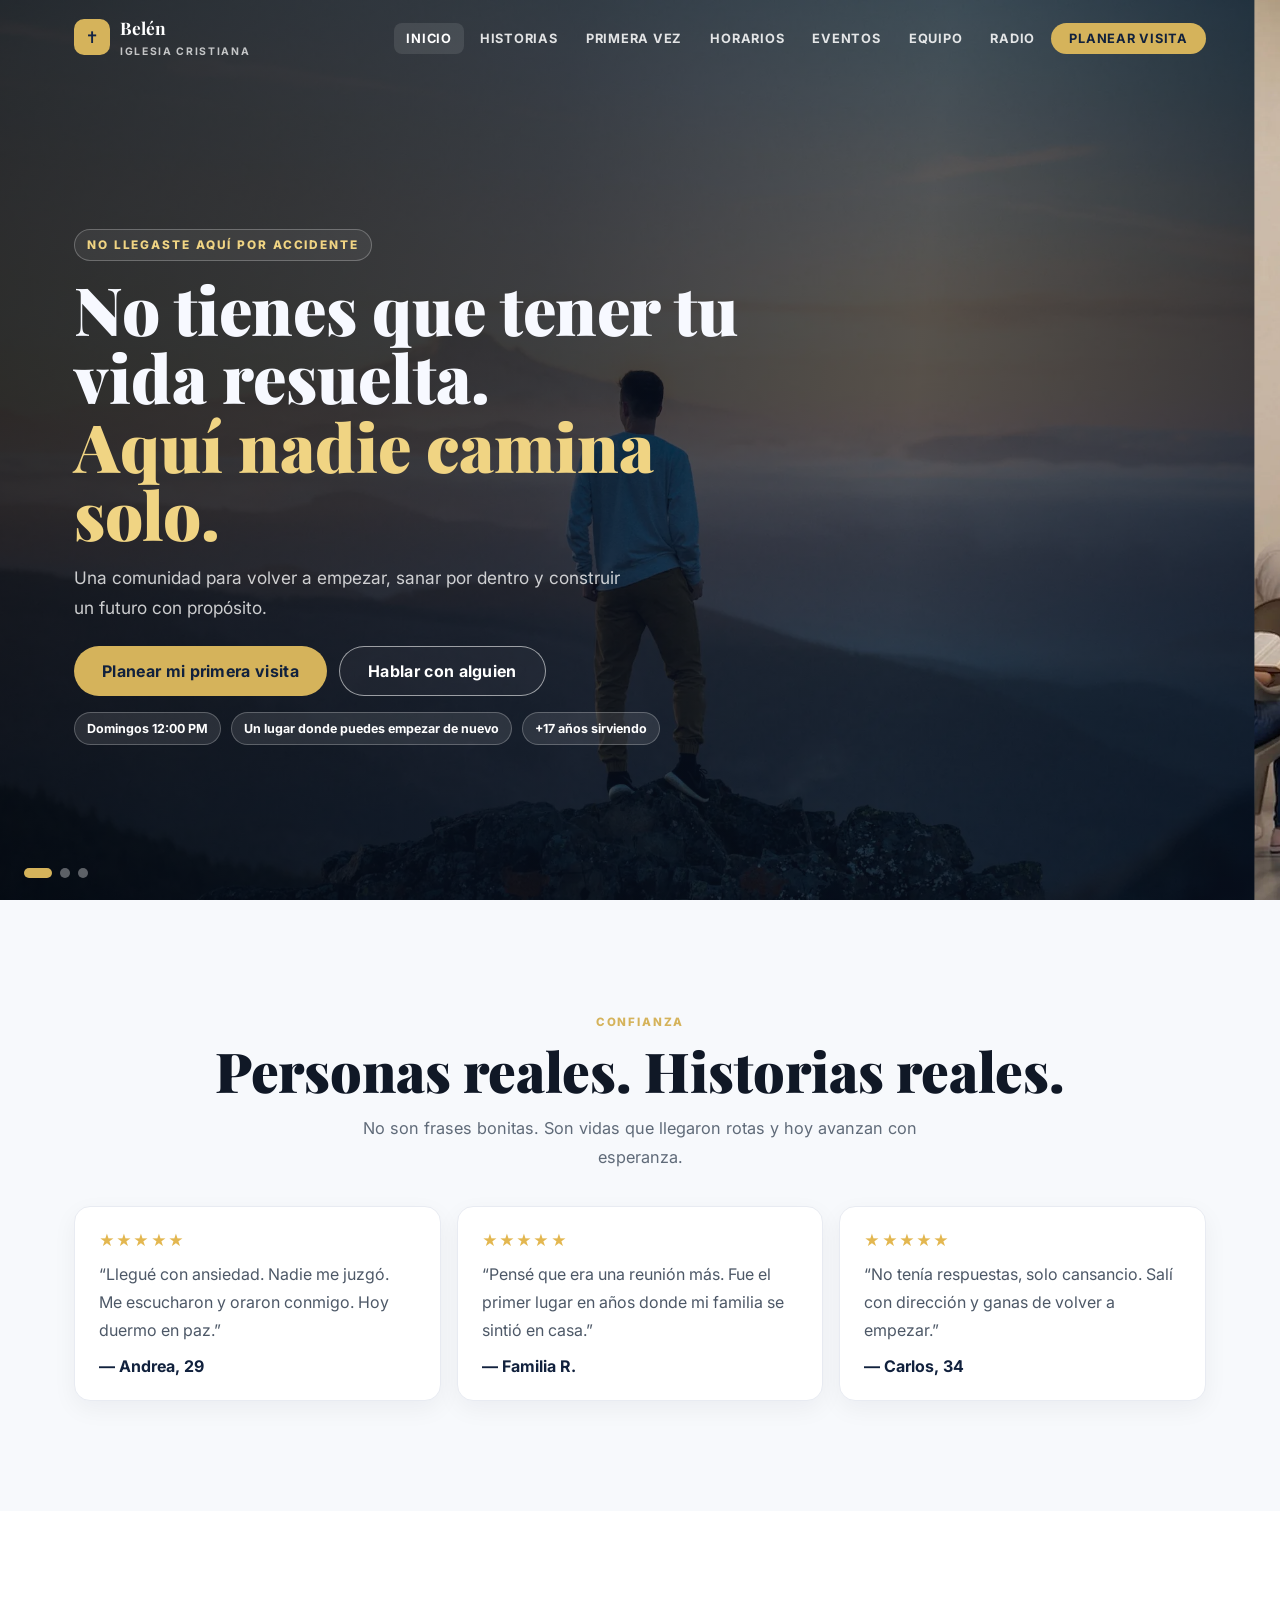
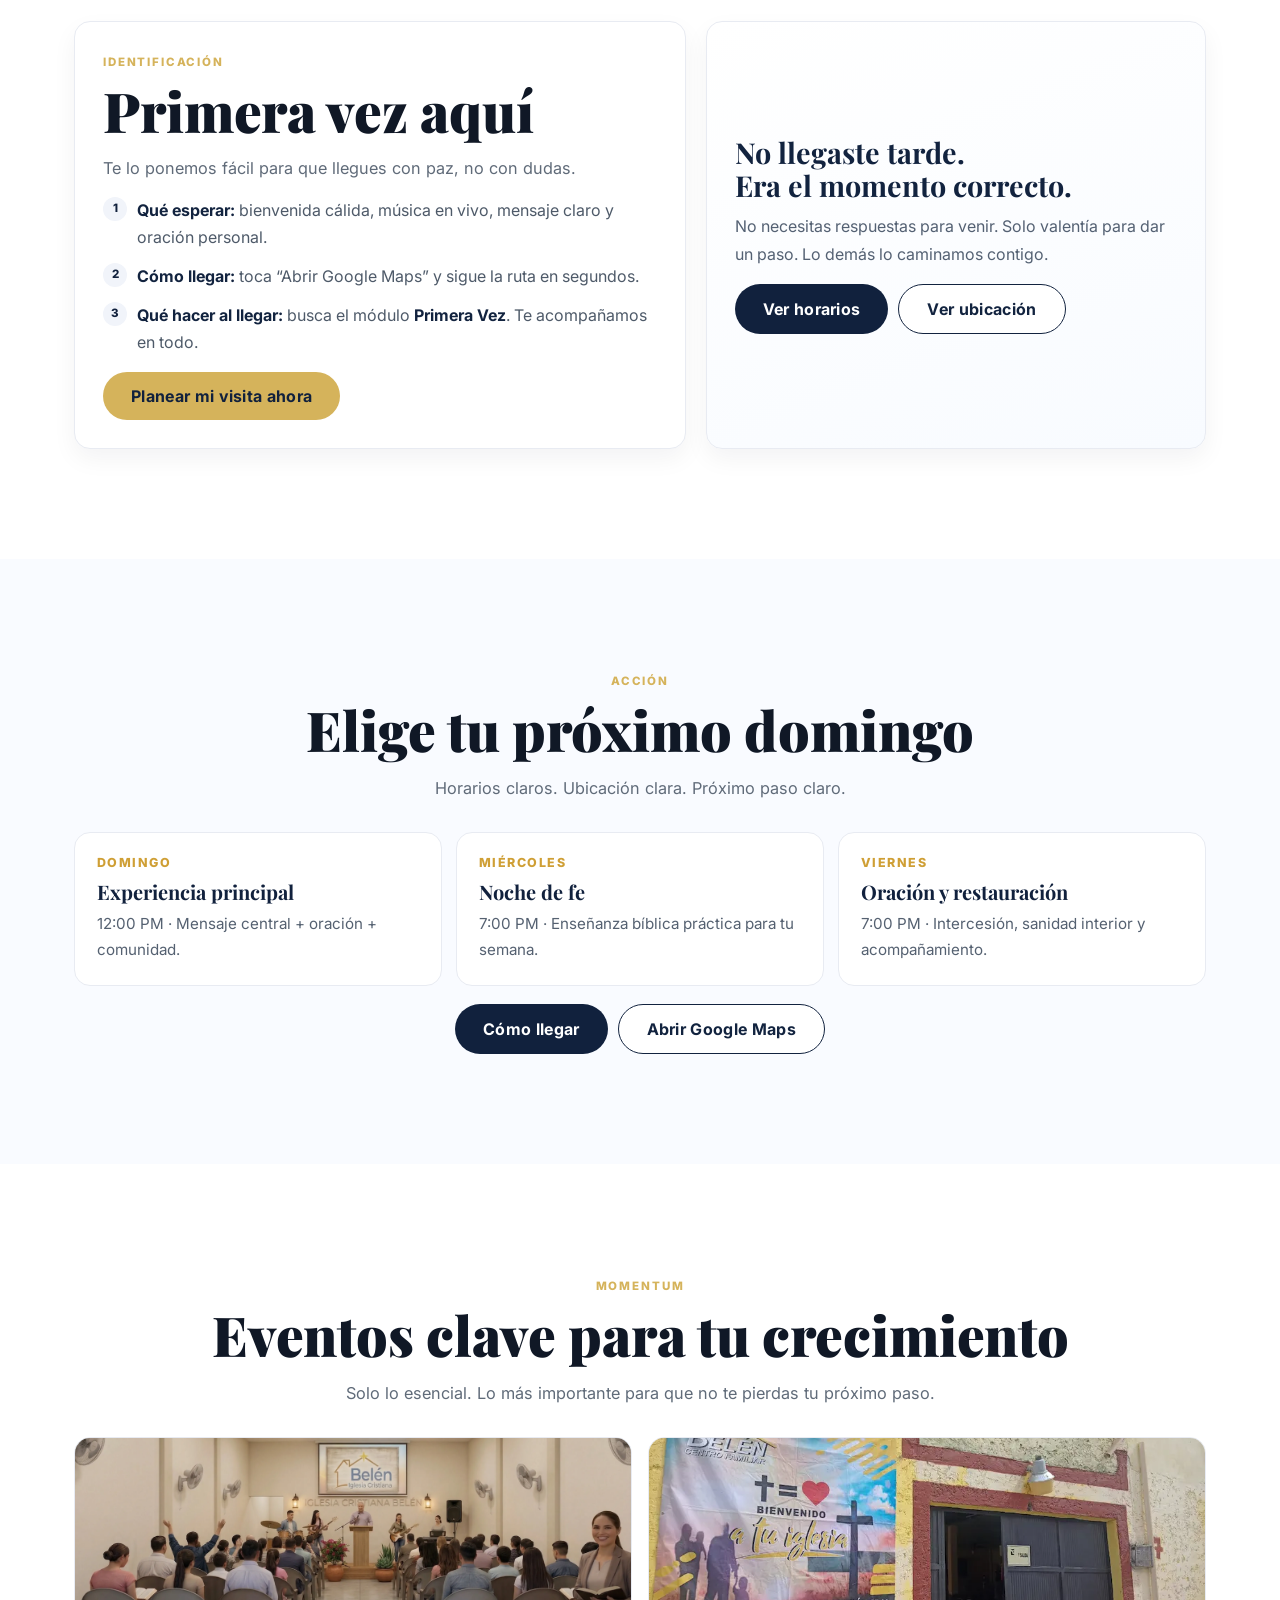
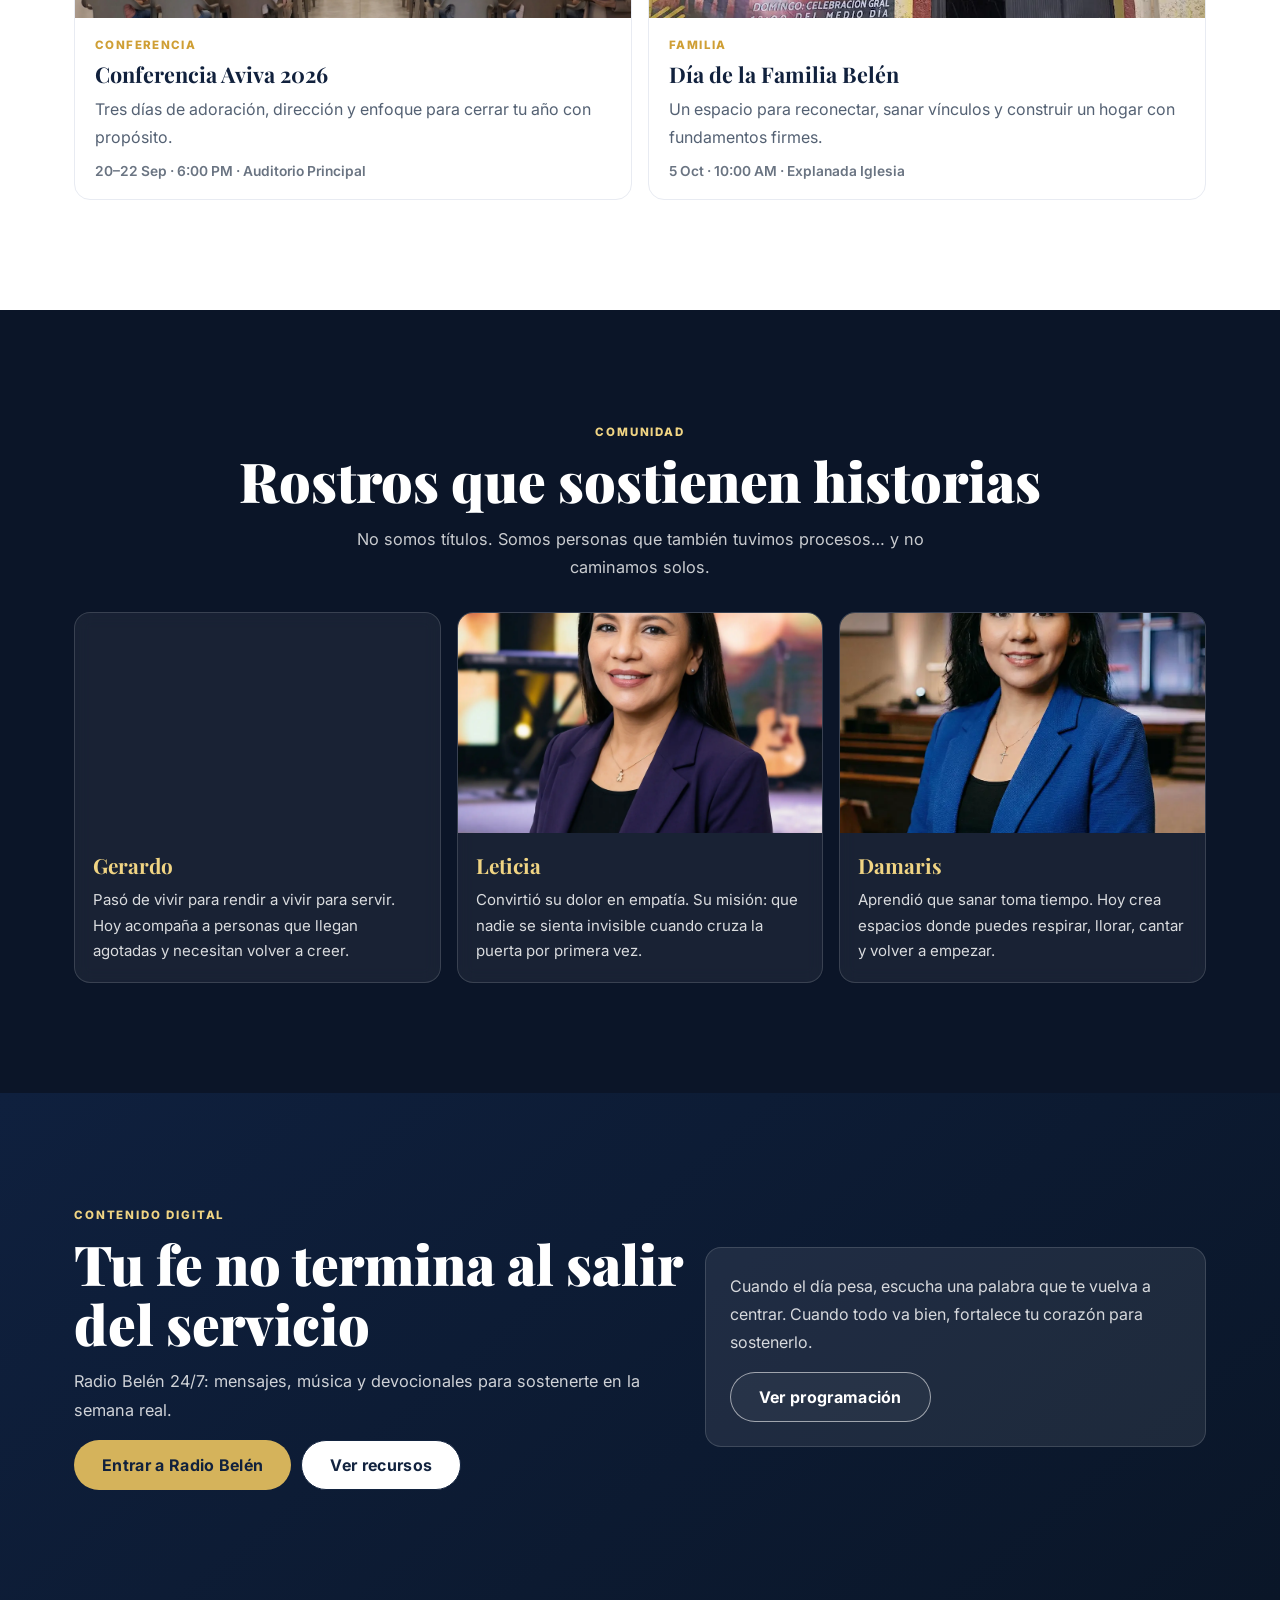
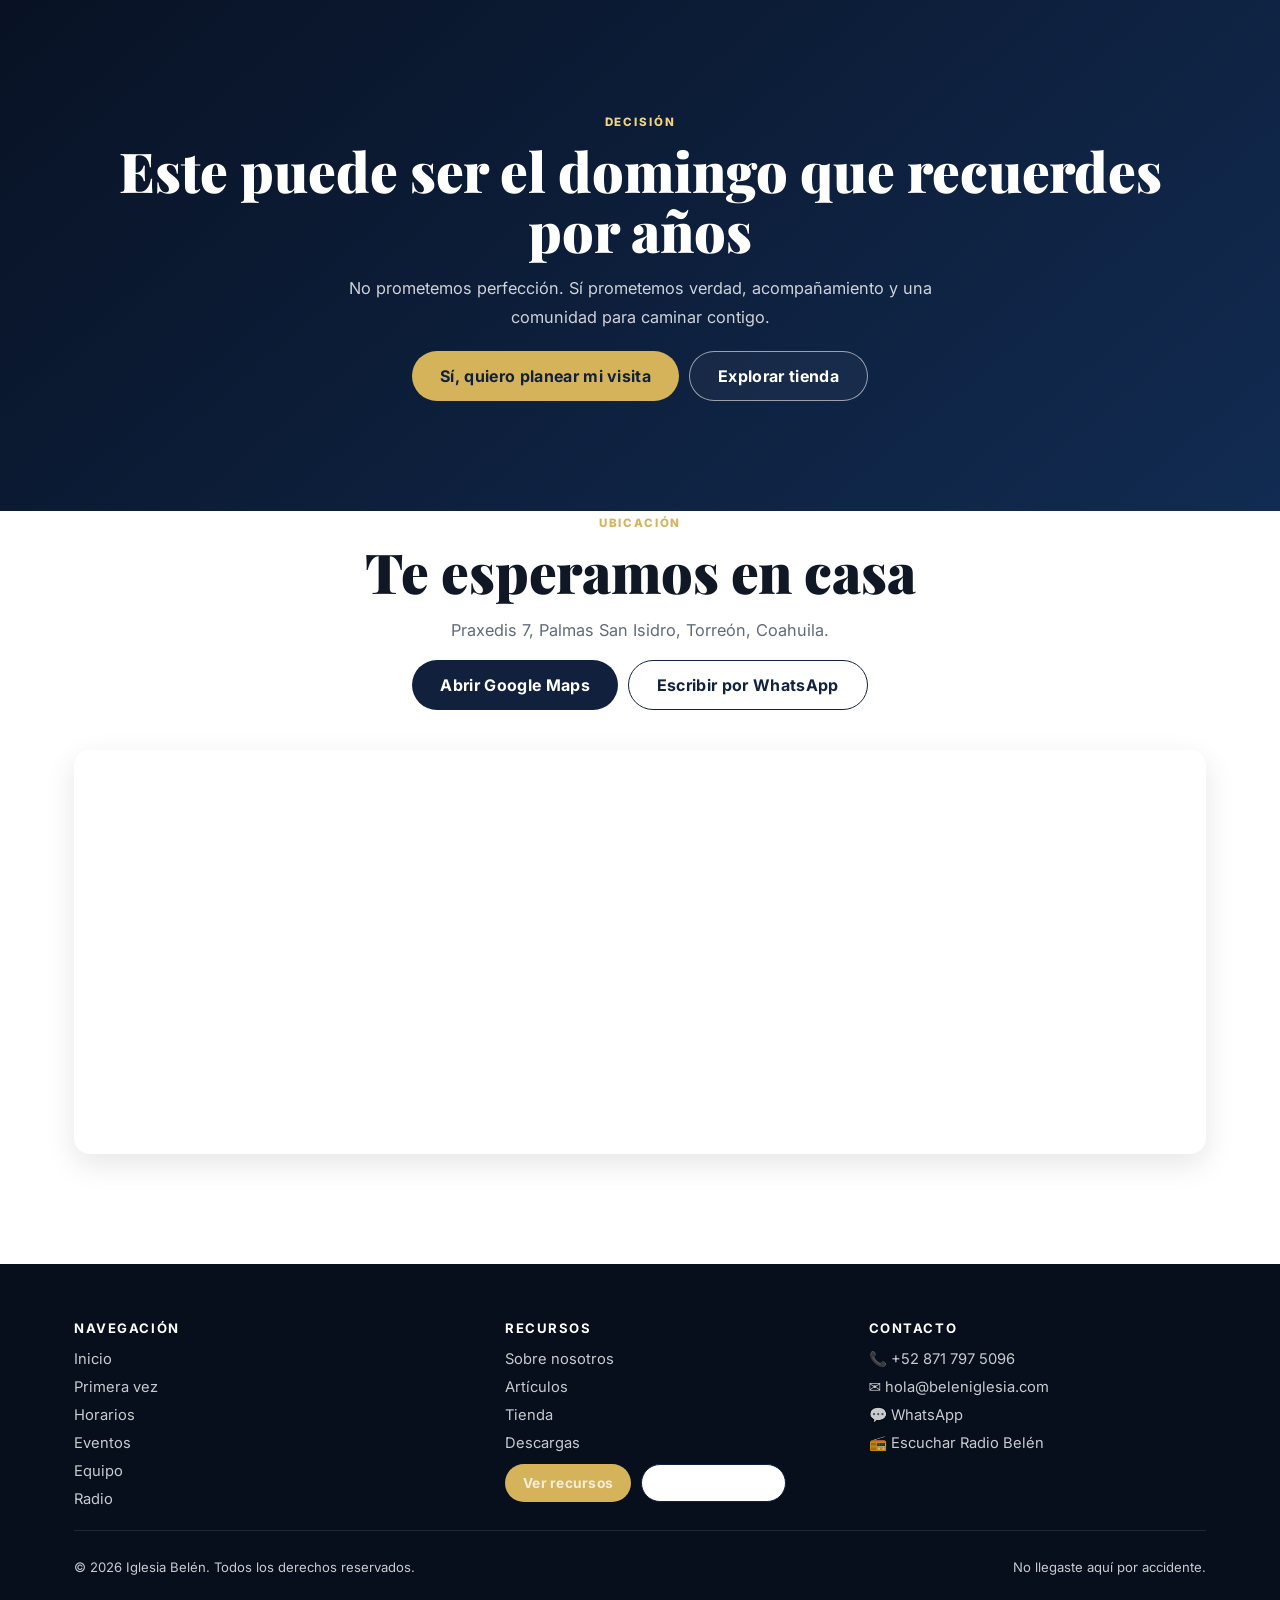
<file: index.html>
<!DOCTYPE html>
<html lang="es-MX">
<head>
  <meta charset="UTF-8">
  <meta name="viewport" content="width=device-width, initial-scale=1.0">
  <meta name="description" content="Iglesia Belén: una experiencia de fe real para personas reales. Planea tu primera visita y encuentra comunidad, dirección y esperanza.">
  <meta name="theme-color" content="#0A1628">
  <meta property="og:title" content="Iglesia Belén | No llegaste aquí por accidente">
  <meta property="og:description" content="No tienes que tener tu vida resuelta. Aquí nadie camina solo.">
  <meta property="og:type" content="website">
  <meta property="og:url" content="https://www.beleniglesia.com/">
  <meta property="og:image" content="https://www.beleniglesia.com/img/iglesia2.webp">
  <meta name="twitter:card" content="summary_large_image">
  <meta name="twitter:title" content="Iglesia Belén | No llegaste aquí por accidente">
  <meta name="twitter:description" content="No tienes que tener tu vida resuelta. Aquí nadie camina solo.">
  <meta name="twitter:image" content="https://www.beleniglesia.com/img/iglesia2.webp">
  <link rel="canonical" href="https://www.beleniglesia.com/">
  <script type="application/ld+json">
  {
    "@context": "https://schema.org",
    "@type": "Church",
    "name": "Iglesia Belén",
    "description": "Una experiencia de fe real para personas reales. Comunidad cristiana en Torreón, Coahuila.",
    "url": "https://www.beleniglesia.com/",
    "address": {
      "@type": "PostalAddress",
      "streetAddress": "Av. Praxedis Guerrero 7",
      "addressLocality": "Torreón",
      "addressRegion": "Coahuila",
      "postalCode": "27110",
      "addressCountry": "MX"
    },
    "telephone": "+52 871 797 5096",
    "sameAs": [
      "https://www.facebook.com/iglesiabelen",
      "https://www.instagram.com/iglesiabelen"
    ],
    "image": "https://www.beleniglesia.com/img/iglesia2.webp"
  }
  </script>
  <title>Iglesia Belén | No llegaste aquí por accidente</title>
  <link rel="preconnect" href="https://fonts.googleapis.com">
  <link rel="preconnect" href="https://fonts.gstatic.com" crossorigin>
  <link href="https://fonts.googleapis.com/css2?family=Playfair+Display:wght@700;900&family=Inter:wght@400;500;600;700;800&display=swap" rel="stylesheet">
  <link rel="icon" href="data:image/svg+xml,<svg xmlns='http://www.w3.org/2000/svg' viewBox='0 0 100 100'><text y='.9em' font-size='90'>✝</text></svg>">
  <style>
    :root {
      --bg: #081224;
      --bg-2: #0d1d39;
      --gold: #d5b35b;
      --gold-2: #f0d483;
      --text: #f7f9ff;
      --text-soft: rgba(255,255,255,.78);
      --ink: #101418;
      --ink-soft: #4d5562;
      --card: #ffffff;
      --line: #e8ebf2;
      --radius: 18px;
      --shadow: 0 20px 50px rgba(5,12,24,.2);
      --max: 1180px;
      --nav-h: 74px;
    }

    * { box-sizing: border-box; margin: 0; padding: 0; }
    html { scroll-behavior: smooth; }
    body {
      font-family: 'Inter', system-ui, sans-serif;
      color: var(--ink);
      background: #fff;
      overflow-x: hidden;
      -webkit-font-smoothing: antialiased;
    }

    img { display: block; max-width: 100%; }
    a { text-decoration: none; color: inherit; }
    ul { list-style: none; }
    button { font: inherit; border: none; background: none; cursor: pointer; }

    .container { max-width: var(--max); margin: 0 auto; padding: 0 24px; }
    .section { padding: 110px 0; }

    .tag {
      display: inline-block;
      letter-spacing: .16em;
      text-transform: uppercase;
      font-size: .72rem;
      font-weight: 800;
      color: var(--gold);
      margin-bottom: 12px;
    }

    .title {
      font-family: 'Playfair Display', serif;
      font-size: clamp(2rem, 4.3vw, 3.45rem);
      line-height: 1.08;
      color: #101826;
      font-weight: 900;
    }

    .sub {
      margin-top: 14px;
      color: #606b79;
      line-height: 1.75;
      font-size: 1.02rem;
      max-width: 640px;
    }

    .center { text-align: center; }
    .center .sub { margin-left: auto; margin-right: auto; }

    .skip-link {
      position: absolute;
      top: -40px;
      left: 6px;
      background: var(--gold);
      color: #11213d;
      padding: 8px;
      text-decoration: none;
      border-radius: 4px;
      z-index: 1000;
      font-weight: 600;
    }
    .skip-link:focus { top: 6px; }

    .btn {
      display: inline-flex;
      align-items: center;
      justify-content: center;
      gap: 8px;
      padding: 14px 28px;
      border-radius: 999px;
      font-weight: 700;
      letter-spacing: .02em;
      transition: all .35s cubic-bezier(.22,1,.36,1);
      white-space: nowrap;
    }

    .btn-gold { background: var(--gold); color: #11213d; }
    .btn-gold:hover { transform: translateY(-2px); background: var(--gold-2); }
    .btn-outline {
      border: 1.5px solid rgba(255,255,255,.56);
      color: #fff;
      background: rgba(255,255,255,.04);
    }
    .btn-outline:hover { background: rgba(255,255,255,.12); }
    .btn-dark { background: #11213d; color: #fff; }
    .btn-dark:hover { transform: translateY(-2px); background: #19345f; }
    .btn-light-outline {
      border: 1.5px solid #12233f;
      color: #12233f;
      background: #fff;
    }

    .reveal {
      opacity: 0;
      transform: translateY(26px);
      transition: opacity .9s ease, transform .9s cubic-bezier(.22,1,.36,1);
    }
    .reveal.visible { 
      opacity: 1; 
      transform: none; 
    }
    .d1 { transition-delay: .08s; }
    .d2 { transition-delay: .16s; }
    .d3 { transition-delay: .24s; }
    .d4 { transition-delay: .32s; }

    #navbar {
      position: fixed;
      inset: 0 0 auto 0;
      height: var(--nav-h);
      z-index: 1100;
      transition: .35s ease;
      background: transparent;
    }

    #navbar.scrolled {
      background: rgba(7,16,31,.88);
      backdrop-filter: blur(14px);
      border-bottom: 1px solid rgba(255,255,255,.08);
    }

    .nav-inner {
      height: var(--nav-h);
      display: flex;
      align-items: center;
      justify-content: space-between;
      gap: 16px;
    }

    .brand {
      display: flex;
      align-items: center;
      gap: 10px;
      color: #fff;
    }

    .brand-badge {
      width: 36px;
      height: 36px;
      border-radius: 10px;
      background: var(--gold);
      display: grid;
      place-items: center;
      color: #132444;
      font-weight: 900;
    }

    .brand-text strong {
      display: block;
      font-family: 'Playfair Display', serif;
      font-size: 1.08rem;
    }

    .brand-text span {
      font-size: .65rem;
      letter-spacing: .16em;
      opacity: .72;
      text-transform: uppercase;
      font-weight: 700;
    }

    .nav-links { display: flex; align-items: center; gap: 4px; }

    .nav-links a {
      color: rgba(255,255,255,.86);
      padding: 8px 12px;
      border-radius: 8px;
      font-size: .8rem;
      text-transform: uppercase;
      letter-spacing: .06em;
      font-weight: 700;
    }

    .nav-links a:hover,
    .nav-links a.active {
      background: rgba(255,255,255,.1);
      color: #fff;
    }

    .nav-cta {
      background: var(--gold);
      color: #11213d !important;
      padding: 8px 18px !important;
      border-radius: 999px !important;
    }

    .hamburger { display: none; flex-direction: column; gap: 5px; }
    .hamburger span { width: 22px; height: 2px; background: #fff; }

    #mobile-menu {
      position: fixed;
      top: var(--nav-h);
      left: 0;
      right: 0;
      z-index: 1099;
      background: rgba(9,18,34,.98);
      transform: translateY(-120%);
      transition: .35s ease;
      padding: 16px 24px;
      display: flex;
      flex-direction: column;
      gap: 8px;
    }

    #mobile-menu.open { transform: none; }

    #mobile-menu a {
      color: #fff;
      padding: 10px;
      border-radius: 8px;
      font-weight: 600;
    }

    #mobile-menu a:hover { background: rgba(255,255,255,.08); }

    #hero {
      position: relative;
      min-height: 100vh;
      height: 100vh;
      overflow: hidden;
      background: #000;
    }

    .slider-track {
      display: flex;
      height: 100%;
      width: 300%;
      transition: transform 1.2s cubic-bezier(.22,1,.36,1);
    }

    .slide {
      position: relative;
      width: 33.3333%;
      height: 100%;
      flex-shrink: 0;
    }

    .slide-bg {
      position: absolute;
      inset: 0;
      background-size: cover;
      background-position: center;
      transform: scale(1.04);
      transition: transform 7s ease;
    }

    .slide.active .slide-bg { transform: scale(1); }

    .slide-overlay {
      position: absolute;
      inset: 0;
      background:
        linear-gradient(95deg, rgba(4,9,18,.84) 0%, rgba(7,14,28,.78) 42%, rgba(8,16,31,.68) 70%, rgba(8,16,31,.82) 100%),
        radial-gradient(circle at 20% 20%, rgba(213,179,91,.18), transparent 36%);
    }

    .hero-content {
      position: relative;
      z-index: 3;
      height: 100%;
      display: flex;
      align-items: center;
      padding-top: var(--nav-h);
    }

    .hero-copy {
      max-width: 680px;
      text-align: left;
    }

    .hero-copy .hero-tag {
      display: inline-block;
      margin-bottom: 14px;
      color: var(--gold-2);
      font-size: .74rem;
      font-weight: 800;
      letter-spacing: .16em;
      text-transform: uppercase;
      border: 1px solid rgba(255,255,255,.25);
      padding: 8px 12px;
      border-radius: 999px;
      background: rgba(255,255,255,.06);
    }

    .hero-copy h1,
    .hero-copy h2 {
      font-family: 'Playfair Display', serif;
      color: var(--text);
      line-height: 1.03;
      font-size: clamp(2.2rem, 5.2vw, 4.9rem);
      margin-bottom: 14px;
      font-weight: 900;
    }

    .hero-copy h1 em {
      font-style: normal;
      color: var(--gold-2);
    }

    .hero-copy p {
      color: var(--text-soft);
      font-size: 1.08rem;
      line-height: 1.72;
      margin-bottom: 24px;
      max-width: 560px;
    }

    .hero-actions {
      display: flex;
      gap: 12px;
      flex-wrap: wrap;
      margin-bottom: 16px;
    }

    .hero-proof {
      display: flex;
      gap: 10px;
      flex-wrap: wrap;
    }

    .hero-proof .chip {
      color: #fff;
      font-size: .78rem;
      font-weight: 700;
      background: rgba(255,255,255,.1);
      border: 1px solid rgba(255,255,255,.24);
      border-radius: 999px;
      padding: 8px 12px;
    }

    .dots {
      position: absolute;
      left: 24px;
      bottom: 22px;
      z-index: 4;
      display: flex;
      gap: 8px;
    }

    .dot {
      width: 10px;
      height: 10px;
      border-radius: 999px;
      background: rgba(255,255,255,.35);
      transition: .35s ease;
    }

    .dot.active {
      width: 28px;
      background: var(--gold);
    }

    .arrows {
      position: absolute;
      left: 24px;
      right: 24px;
      top: 50%;
      transform: translateY(-50%);
      display: flex;
      justify-content: space-between;
      pointer-events: none;
      z-index: 4;
    }

    .arrow {
      pointer-events: auto;
      width: 48px;
      height: 48px;
      border-radius: 50%;
      background: rgba(255,255,255,.1);
      backdrop-filter: blur(10px);
      border: 1px solid rgba(255,255,255,.2);
      color: #fff;
      display: flex;
      align-items: center;
      justify-content: center;
      transition: all .3s ease;
      opacity: 0;
      transform: scale(0.8);
    }

    .arrow:hover {
      background: rgba(255,255,255,.2);
      transform: scale(1);
      opacity: 1;
    }

    .arrow svg {
      width: 20px;
      height: 20px;
    }

    #hero:hover .arrow {
      opacity: 0.8;
    }

    #prueba-social { background: #f7f9fc; }

    .proof-grid {
      margin-top: 34px;
      display: grid;
      grid-template-columns: repeat(3, minmax(0,1fr));
      gap: 16px;
    }

    .proof-card {
      background: var(--card);
      border: 1px solid var(--line);
      border-radius: 16px;
      padding: 24px;
      box-shadow: 0 8px 24px rgba(16,24,38,.05);
    }

    .proof-card p {
      line-height: 1.75;
      color: #4d5867;
      margin-bottom: 12px;
    }

    .proof-card strong { color: #11213d; }

    .stars {
      color: #e3b750;
      font-size: .95rem;
      letter-spacing: .08em;
      margin-bottom: 10px;
    }

    #primera-vez { background: #fff; }

    .first-grid {
      display: grid;
      grid-template-columns: 1.1fr .9fr;
      gap: 20px;
      align-items: stretch;
    }

    .first-box,
    .visit-box {
      border: 1px solid var(--line);
      border-radius: 16px;
      background: #fff;
      padding: 28px;
      box-shadow: 0 10px 25px rgba(9,20,39,.05);
    }

    .steps {
      margin-top: 14px;
      display: grid;
      gap: 12px;
    }

    .step {
      display: flex;
      gap: 10px;
      align-items: flex-start;
      line-height: 1.7;
      color: #4e5a69;
    }

    .step b { color: #12233f; }

    .step i {
      width: 24px;
      height: 24px;
      border-radius: 999px;
      flex-shrink: 0;
      display: grid;
      place-items: center;
      background: #f1f4fa;
      color: #11213d;
      font-style: normal;
      font-weight: 800;
      font-size: .72rem;
    }

    .visit-box {
      background: linear-gradient(160deg,#ffffff,#f8fbff);
      display: flex;
      flex-direction: column;
      justify-content: center;
    }

    .visit-box h3 {
      font-family: 'Playfair Display', serif;
      color: #12233f;
      font-size: 1.8rem;
      line-height: 1.15;
      margin-bottom: 10px;
    }

    .visit-box p {
      color: #546173;
      line-height: 1.75;
      margin-bottom: 16px;
    }

    #horarios { background: #f9fbff; }

    .schedule-grid {
      margin-top: 30px;
      display: grid;
      grid-template-columns: repeat(3, minmax(0,1fr));
      gap: 14px;
    }

    .schedule-card {
      background: #fff;
      border: 1px solid var(--line);
      border-radius: 16px;
      padding: 22px;
      text-align: left;
    }

    .schedule-card .day {
      font-size: .78rem;
      text-transform: uppercase;
      letter-spacing: .12em;
      color: #cf9f35;
      font-weight: 800;
      margin-bottom: 8px;
    }

    .schedule-card h3 {
      font-family: 'Playfair Display', serif;
      color: #11213d;
      font-size: 1.25rem;
      margin-bottom: 6px;
    }

    .schedule-card p {
      color: #556171;
      line-height: 1.7;
      font-size: .95rem;
    }

    .quick-actions {
      margin-top: 18px;
      display: flex;
      gap: 10px;
      flex-wrap: wrap;
      justify-content: center;
    }

    #eventos { background: #fff; }

    .events-grid {
      margin-top: 30px;
      display: grid;
      grid-template-columns: repeat(2, minmax(0,1fr));
      gap: 16px;
    }

    .event {
      border: 1px solid var(--line);
      border-radius: 16px;
      overflow: hidden;
      background: #fff;
      display: flex;
      flex-direction: column;
    }

    .event-media {
      height: 180px;
      background: #11213d;
      position: relative;
    }

    .event-media img {
      width: 100%;
      height: 100%;
      object-fit: cover;
    }

    .event-body { padding: 20px; }

    .event-body .kicker {
      font-size: .72rem;
      text-transform: uppercase;
      letter-spacing: .12em;
      color: #cf9f35;
      font-weight: 800;
      margin-bottom: 8px;
    }

    .event-body h3 {
      font-family: 'Playfair Display', serif;
      color: #11213d;
      font-size: 1.35rem;
      margin-bottom: 8px;
    }

    .event-body p {
      color: #546173;
      line-height: 1.72;
    }

    .event-meta {
      margin-top: 12px;
      font-size: .86rem;
      color: #6a7482;
      font-weight: 600;
    }

    #equipo {
      background: #0b1528;
      color: #fff;
    }

    #equipo .title,
    #equipo .sub { color: #fff; }

    #equipo .sub { color: rgba(255,255,255,.78); }

    .team-grid {
      margin-top: 30px;
      display: grid;
      grid-template-columns: repeat(3, minmax(0,1fr));
      gap: 16px;
    }

    .story {
      background: rgba(255,255,255,.06);
      border: 1px solid rgba(255,255,255,.14);
      border-radius: 16px;
      overflow: hidden;
      backdrop-filter: blur(8px);
    }

    .story img {
      width: 100%;
      height: 220px;
      object-fit: cover;
    }

    .story .body { padding: 18px; }

    .story .name {
      font-family: 'Playfair Display', serif;
      font-size: 1.3rem;
      color: var(--gold-2);
      margin-bottom: 8px;
    }

    .story p {
      color: rgba(255,255,255,.84);
      line-height: 1.72;
      font-size: .94rem;
    }

    #radio {
      background: linear-gradient(140deg,#0f203e,#0a1628);
    }

    #radio .title,
    #radio .sub { color: #fff; }

    #radio .sub { color: rgba(255,255,255,.8); }

    .radio-wrap {
      display: grid;
      grid-template-columns: 1.1fr .9fr;
      gap: 18px;
      align-items: center;
    }

    .radio-card {
      background: rgba(255,255,255,.08);
      border: 1px solid rgba(255,255,255,.14);
      border-radius: 16px;
      padding: 24px;
    }

    .radio-card p {
      color: rgba(255,255,255,.82);
      line-height: 1.75;
      margin-bottom: 16px;
    }

    #cta-final {
      background: linear-gradient(140deg,#081224,#122b52);
      text-align: center;
      color: #fff;
    }

    #cta-final .title { color: #fff; }

    #cta-final .sub {
      color: rgba(255,255,255,.8);
      margin-left: auto;
      margin-right: auto;
    }

    .final-actions {
      margin-top: 20px;
      display: flex;
      gap: 10px;
      justify-content: center;
      flex-wrap: wrap;
    }

    footer {
      background: #070f1d;
      color: rgba(255,255,255,.78);
      padding: 56px 0 26px;
    }

    .footer-grid {
      display: grid;
      grid-template-columns: 1.2fr 1fr 1fr;
      gap: 26px;
      border-bottom: 1px solid rgba(255,255,255,.1);
      padding-bottom: 22px;
    }

    .footer-col h4 {
      color: #fff;
      font-size: .82rem;
      letter-spacing: .12em;
      text-transform: uppercase;
      margin-bottom: 12px;
    }

    .footer-col ul {
      display: grid;
      gap: 8px;
    }

    .footer-col a {
      color: rgba(255,255,255,.78);
      font-size: .92rem;
    }

    .footer-col a:hover { color: var(--gold-2); }

    .footer-cta {
      display: flex;
      gap: 10px;
      flex-wrap: wrap;
      margin-top: 12px;
    }

    .foot-bottom {
      display: flex;
      justify-content: space-between;
      gap: 12px;
      flex-wrap: wrap;
      padding-top: 14px;
      margin-top: 14px;
      font-size: .82rem;
    }

    @media (max-width: 1024px) {
      .proof-grid,
      .team-grid {
        grid-template-columns: 1fr;
      }

      .first-grid,
      .radio-wrap,
      .footer-grid {
        grid-template-columns: 1fr;
      }

      .schedule-grid {
        grid-template-columns: 1fr 1fr;
      }

      .events-grid {
        grid-template-columns: 1fr;
      }
    }

    @media (max-width: 760px) {
      :root { --nav-h: 66px; }

      .nav-links { display: none; }
      .hamburger { display: flex; }

      .hero-copy p { font-size: 1rem; }

      .hero-actions {
        flex-direction: column;
        align-items: flex-start;
      }

      .section { padding: 84px 0; }
      .dots { left: 16px; }

      .arrows { display: none; }

      .schedule-grid {
        grid-template-columns: 1fr;
      }
    }
  </style>
</head>
<body>
  <a href="#inicio" class="skip-link">Saltar al contenido principal</a>
  <header>
    <nav id="navbar" aria-label="Navegación principal">
      <div class="container nav-inner">
        <a href="#inicio" class="brand" aria-label="Iglesia Belén inicio">
          <span class="brand-badge">✝</span>
          <span class="brand-text">
            <strong>Belén</strong>
            <span>Iglesia Cristiana</span>
          </span>
        </a>

        <ul class="nav-links" id="nav-links">
          <li><a href="#inicio">Inicio</a></li>
          <li><a href="#prueba-social">Historias</a></li>
          <li><a href="#primera-vez">Primera vez</a></li>
          <li><a href="#horarios">Horarios</a></li>
          <li><a href="#eventos">Eventos</a></li>
          <li><a href="#equipo">Equipo</a></li>
          <li><a href="#radio">Radio</a></li>
          <li><a href="#cta-final" class="nav-cta">Planear visita</a></li>
        </ul>

        <button class="hamburger" id="hamburger" aria-label="Abrir menú" aria-expanded="false">
          <span></span><span></span><span></span>
        </button>
      </div>
    </nav>

    <div id="mobile-menu" role="menu">
      <a href="#inicio">Inicio</a>
      <a href="#prueba-social">Historias</a>
      <a href="#primera-vez">Primera vez</a>
      <a href="#horarios">Horarios</a>
      <a href="#eventos">Eventos</a>
      <a href="#equipo">Equipo</a>
      <a href="#radio">Radio</a>
      <a href="#cta-final">Planear visita</a>
      <hr style="border-color: rgba(255,255,255,.15); margin: 8px 0">
      <a href="/nosotros.html">Sobre nosotros</a>
      <a href="/articulos.html">Artículos</a>
      <a href="/tienda.html">Tienda</a>
      <a href="/descargas.html">Descargas</a>
    </div>
  </header>

  <main>
    <section id="inicio" aria-label="Presentación principal">
      <div id="hero">
        <div class="slider-track" id="slider-track">
          <article class="slide active">
            <div class="slide-bg" style="background-image: url('img/Slider1.webp')"></div>
            <div class="slide-overlay"></div>
            <div class="container hero-content">
              <div class="hero-copy reveal visible">
                <span class="hero-tag">No llegaste aquí por accidente</span>
                <h1>No tienes que tener tu vida resuelta.<br><em>Aquí nadie camina solo.</em></h1>
                <p>Una comunidad para volver a empezar, sanar por dentro y construir un futuro con propósito.</p>
                <div class="hero-actions">
                  <a href="#primera-vez" class="btn btn-gold">Planear mi primera visita</a>
                  <a href="https://wa.me/528717975096?text=Hola%2C%20quiero%20visitar%20Iglesia%20Bel%C3%A9n%20por%20primera%20vez" target="_blank" rel="noopener" class="btn btn-outline">Hablar con alguien</a>
                </div>
                <div class="hero-proof">
                  <span class="chip">Domingos 12:00 PM</span>
                  <span class="chip">Un lugar donde puedes empezar de nuevo</span>
                  <span class="chip">+17 años sirviendo</span>
                </div>
              </div>
            </div>
          </article>

          <article class="slide">
            <div class="slide-bg" style="background-image: url('img/Slider2.webp')"></div>
            <div class="slide-overlay"></div>
            <div class="container hero-content">
              <div class="hero-copy reveal visible">
                <span class="hero-tag">Cuando todo pesa</span>
                <h2>Respira. Hay esperanza para tu historia.</h2>
                <p>No se trata de perfección. Se trata de encontrar un lugar seguro para crecer.</p>
                <div class="hero-actions">
                  <a href="#prueba-social" class="btn btn-gold">Ver historias reales</a>
                  <a href="#horarios" class="btn btn-outline">Ver horarios</a>
                </div>
              </div>
            </div>
          </article>

          <article class="slide">
            <div class="slide-bg" style="background-image: url('img/Slider3.webp')"></div>
            <div class="slide-overlay"></div>
            <div class="container hero-content">
              <div class="hero-copy reveal visible">
                <span class="hero-tag">Tu próximo paso</span>
                <h2>Este domingo puede cambiar tu semana.</h2>
                <p>Ven como estás. Sal con claridad, fe y una comunidad que camina contigo.</p>
                <div class="hero-actions">
                  <a href="#cta-final" class="btn btn-gold">Sí, quiero dar el paso</a>
                  <a href="#ubicacion" class="btn btn-outline">Cómo llegar</a>
                </div>
              </div>
            </div>
          </article>
        </div>

        <div class="dots" id="dots"></div>

        <div class="arrows">
          <button class="arrow arrow-left" id="arrow-left" aria-label="Slide anterior">
            <svg width="24" height="24" viewBox="0 0 24 24" fill="none" stroke="currentColor" stroke-width="2" stroke-linecap="round" stroke-linejoin="round">
              <polyline points="15,18 9,12 15,6"></polyline>
            </svg>
          </button>
          <button class="arrow arrow-right" id="arrow-right" aria-label="Slide siguiente">
            <svg width="24" height="24" viewBox="0 0 24 24" fill="none" stroke="currentColor" stroke-width="2" stroke-linecap="round" stroke-linejoin="round">
              <polyline points="9,18 15,12 9,6"></polyline>
            </svg>
          </button>
        </div>
      </div>
    </section>

    <section id="prueba-social" class="section" aria-labelledby="prueba-social-title">
      <div class="container">
        <div class="center reveal">
          <span class="tag">Confianza</span>
          <h2 class="title" id="prueba-social-title">Personas reales. Historias reales.</h2>
          <p class="sub">No son frases bonitas. Son vidas que llegaron rotas y hoy avanzan con esperanza.</p>
        </div>

        <div class="proof-grid">
          <article class="proof-card reveal d1">
            <div class="stars">★★★★★</div>
            <p>“Llegué con ansiedad. Nadie me juzgó. Me escucharon y oraron conmigo. Hoy duermo en paz.”</p>
            <strong>— Andrea, 29</strong>
          </article>
          <article class="proof-card reveal d2">
            <div class="stars">★★★★★</div>
            <p>“Pensé que era una reunión más. Fue el primer lugar en años donde mi familia se sintió en casa.”</p>
            <strong>— Familia R.</strong>
          </article>
          <article class="proof-card reveal d3">
            <div class="stars">★★★★★</div>
            <p>“No tenía respuestas, solo cansancio. Salí con dirección y ganas de volver a empezar.”</p>
            <strong>— Carlos, 34</strong>
          </article>
        </div>
      </div>
    </section>

    <section id="primera-vez" class="section" aria-labelledby="primera-vez-title">
      <div class="container">
        <div class="first-grid">
          <article class="first-box reveal">
            <span class="tag">Identificación</span>
            <h2 class="title" id="primera-vez-title">Primera vez aquí</h2>
            <p class="sub">Te lo ponemos fácil para que llegues con paz, no con dudas.</p>

            <div class="steps">
              <p class="step"><i>1</i><span><b>Qué esperar:</b> bienvenida cálida, música en vivo, mensaje claro y oración personal.</span></p>
              <p class="step"><i>2</i><span><b>Cómo llegar:</b> toca “Abrir Google Maps” y sigue la ruta en segundos.</span></p>
              <p class="step"><i>3</i><span><b>Qué hacer al llegar:</b> busca el módulo <b>Primera Vez</b>. Te acompañamos en todo.</span></p>
            </div>

            <div style="margin-top: 16px">
              <a href="https://wa.me/528717975096?text=Hola%2C%20quiero%20planear%20mi%20primera%20visita" target="_blank" rel="noopener" class="btn btn-gold">Planear mi visita ahora</a>
            </div>
          </article>

          <aside class="visit-box reveal d2">
            <h3>No llegaste tarde.<br>Era el momento correcto.</h3>
            <p>No necesitas respuestas para venir. Solo valentía para dar un paso. Lo demás lo caminamos contigo.</p>
            <div style="display: flex; gap: 10px; flex-wrap: wrap">
              <a href="#horarios" class="btn btn-dark">Ver horarios</a>
              <a href="#ubicacion" class="btn btn-light-outline">Ver ubicación</a>
            </div>
          </aside>
        </div>
      </div>
    </section>

    <section id="horarios" class="section" aria-labelledby="horarios-title">
      <div class="container">
        <div class="center reveal">
          <span class="tag">Acción</span>
          <h2 class="title" id="horarios-title">Elige tu próximo domingo</h2>
          <p class="sub">Horarios claros. Ubicación clara. Próximo paso claro.</p>
        </div>

        <div class="schedule-grid">
          <article class="schedule-card reveal d1">
            <div class="day">Domingo</div>
            <h3>Experiencia principal</h3>
            <p>12:00 PM · Mensaje central + oración + comunidad.</p>
          </article>
          <article class="schedule-card reveal d2">
            <div class="day">Miércoles</div>
            <h3>Noche de fe</h3>
            <p>7:00 PM · Enseñanza bíblica práctica para tu semana.</p>
          </article>
          <article class="schedule-card reveal d3">
            <div class="day">Viernes</div>
            <h3>Oración y restauración</h3>
            <p>7:00 PM · Intercesión, sanidad interior y acompañamiento.</p>
          </article>
        </div>

        <div class="quick-actions reveal d4">
          <a href="#ubicacion" class="btn btn-dark">Cómo llegar</a>
          <a href="https://maps.app.goo.gl/CRzkRXvoWRT4RJLu9" target="_blank" rel="noopener" class="btn btn-light-outline">Abrir Google Maps</a>
        </div>
      </div>
    </section>

    <section id="eventos" class="section" aria-labelledby="eventos-title">
      <div class="container">
        <div class="center reveal">
          <span class="tag">Momentum</span>
          <h2 class="title" id="eventos-title">Eventos clave para tu crecimiento</h2>
          <p class="sub">Solo lo esencial. Lo más importante para que no te pierdas tu próximo paso.</p>
        </div>

        <div class="events-grid">
          <article class="event reveal d1">
            <div class="event-media">
              <img src="img/Slider2.webp" alt="Conferencia Aviva 2026" loading="lazy" decoding="async">
            </div>
            <div class="event-body">
              <div class="kicker">Conferencia</div>
              <h3>Conferencia Aviva 2026</h3>
              <p>Tres días de adoración, dirección y enfoque para cerrar tu año con propósito.</p>
              <div class="event-meta">20–22 Sep · 6:00 PM · Auditorio Principal</div>
            </div>
          </article>

          <article class="event reveal d2">
            <div class="event-media">
              <img src="img/iglesia.webp" alt="Día de la Familia Belén" loading="lazy" decoding="async">
            </div>
            <div class="event-body">
              <div class="kicker">Familia</div>
              <h3>Día de la Familia Belén</h3>
              <p>Un espacio para reconectar, sanar vínculos y construir un hogar con fundamentos firmes.</p>
              <div class="event-meta">5 Oct · 10:00 AM · Explanada Iglesia</div>
            </div>
          </article>
        </div>
      </div>
    </section>

    <section id="equipo" class="section" aria-labelledby="equipo-title">
      <div class="container">
        <div class="center reveal">
          <span class="tag" style="color: var(--gold-2)">Comunidad</span>
          <h2 class="title" id="equipo-title">Rostros que sostienen historias</h2>
          <p class="sub">No somos títulos. Somos personas que también tuvimos procesos… y no caminamos solos.</p>
        </div>

        <div class="team-grid">
          <article class="story reveal d1">
            <img src="img/PastorJGCS.webp" alt="Historia de Gerardo" loading="lazy" decoding="async">
            <div class="body">
              <h3 class="name">Gerardo</h3>
              <p>Pasó de vivir para rendir a vivir para servir. Hoy acompaña a personas que llegan agotadas y necesitan volver a creer.</p>
            </div>
          </article>
          <article class="story reveal d2">
            <img src="img/alabanza2.webp" alt="Historia de Leticia" loading="lazy" decoding="async">
            <div class="body">
              <h3 class="name">Leticia</h3>
              <p>Convirtió su dolor en empatía. Su misión: que nadie se sienta invisible cuando cruza la puerta por primera vez.</p>
            </div>
          </article>
          <article class="story reveal d3">
            <img src="img/adoracion.webp" alt="Historia de Damaris" loading="lazy" decoding="async">
            <div class="body">
              <h3 class="name">Damaris</h3>
              <p>Aprendió que sanar toma tiempo. Hoy crea espacios donde puedes respirar, llorar, cantar y volver a empezar.</p>
            </div>
          </article>
        </div>
      </div>
    </section>

    <section id="radio" class="section" aria-labelledby="radio-title">
      <div class="container">
        <div class="radio-wrap">
          <div class="reveal">
            <span class="tag" style="color: var(--gold-2)">Contenido digital</span>
            <h2 class="title" id="radio-title">Tu fe no termina al salir del servicio</h2>
            <p class="sub">Radio Belén 24/7: mensajes, música y devocionales para sostenerte en la semana real.</p>
            <div style="margin-top: 16px; display: flex; gap: 10px; flex-wrap: wrap">
              <a href="/radio/" class="btn btn-gold">Entrar a Radio Belén</a>
              <a href="/descargas.html" class="btn btn-light-outline">Ver recursos</a>
            </div>
          </div>
          <aside class="radio-card reveal d2">
            <p>Cuando el día pesa, escucha una palabra que te vuelva a centrar. Cuando todo va bien, fortalece tu corazón para sostenerlo.</p>
            <a href="/radio/#programacion" class="btn btn-outline">Ver programación</a>
          </aside>
        </div>
      </div>
    </section>

    <section id="cta-final" class="section" aria-labelledby="cta-final-title">
      <div class="container">
        <div class="reveal">
          <span class="tag" style="color: var(--gold-2)">Decisión</span>
          <h2 class="title" id="cta-final-title">Este puede ser el domingo que recuerdes por años</h2>
          <p class="sub">No prometemos perfección. Sí prometemos verdad, acompañamiento y una comunidad para caminar contigo.</p>
          <div class="final-actions">
            <a href="https://wa.me/528717975096?text=Hola%2C%20quiero%20planear%20mi%20visita%20este%20domingo" target="_blank" rel="noopener" class="btn btn-gold">Sí, quiero planear mi visita</a>
            <a href="/tienda.html" class="btn btn-outline">Explorar tienda</a>
          </div>
        </div>
      </div>
    </section>

    <section id="ubicacion" class="section" style="padding-top: 0; background: #fff">
      <div class="container">
        <div class="center reveal">
          <span class="tag">Ubicación</span>
          <h2 class="title">Te esperamos en casa</h2>
          <p class="sub">Praxedis 7, Palmas San Isidro, Torreón, Coahuila.</p>
          <div style="margin-top: 16px; display: flex; gap: 10px; justify-content: center; flex-wrap: wrap">
            <a href="https://maps.app.goo.gl/CRzkRXvoWRT4RJLu9" target="_blank" rel="noopener" class="btn btn-dark">Abrir Google Maps</a>
            <a href="https://wa.me/528717975096" target="_blank" rel="noopener" class="btn btn-light-outline">Escribir por WhatsApp</a>
          </div>
        </div>
        <div class="map-container reveal" style="margin-top: 40px; border-radius: 16px; overflow: hidden; box-shadow: 0 10px 30px rgba(0,0,0,.1);">
          <iframe src="https://www.google.com/maps/embed?pb=!1m18!1m12!1m3!1d3650.0!2d-103.4332364!3d25.5747415!2m3!1f0!2f0!3f0!3m2!1i1024!2i768!4f13.1!3m3!1m2!1s0x868fda3b102a4033%3A0xa93eae13e809ca10!2sAv%20Praxedis%20Guerrero%2C%20Torre%C3%B3n%2C%20Coah.!5e0!3m2!1ses!2smx!4v1700000000!5m2!1ses!2smx" width="100%" height="400" style="border:0;" allowfullscreen="" loading="lazy" referrerpolicy="no-referrer-when-downgrade" aria-label="Mapa de ubicación de Iglesia Belén"></iframe>
        </div>
      </div>
    </section>
  </main>

  <footer>
    <div class="container">
      <div class="footer-grid">
        <div class="footer-col">
          <h4>Navegación</h4>
          <ul>
            <li><a href="#inicio">Inicio</a></li>
            <li><a href="#primera-vez">Primera vez</a></li>
            <li><a href="#horarios">Horarios</a></li>
            <li><a href="#eventos">Eventos</a></li>
            <li><a href="#equipo">Equipo</a></li>
            <li><a href="#radio">Radio</a></li>
          </ul>
        </div>

        <div class="footer-col">
          <h4>Recursos</h4>
          <ul>
            <li><a href="/nosotros.html">Sobre nosotros</a></li>
            <li><a href="/articulos.html">Artículos</a></li>
            <li><a href="/tienda.html">Tienda</a></li>
            <li><a href="/descargas.html">Descargas</a></li>
          </ul>
          <div class="footer-cta">
            <a href="/descargas.html" class="btn btn-gold" style="padding: 10px 18px; font-size: .86rem">Ver recursos</a>
            <a href="/tienda.html" class="btn btn-light-outline" style="padding: 10px 18px; font-size: .86rem">Explorar tienda</a>
          </div>
        </div>

        <div class="footer-col">
          <h4>Contacto</h4>
          <ul>
            <li><a href="tel:+528717975096">📞 +52 871 797 5096</a></li>
            <li><a href="mailto:hola@beleniglesia.com">✉ hola@beleniglesia.com</a></li>
            <li><a href="https://wa.me/528717975096" target="_blank" rel="noopener">💬 WhatsApp</a></li>
            <li><a href="/radio/">📻 Escuchar Radio Belén</a></li>
          </ul>
        </div>
      </div>

      <div class="foot-bottom">
        <span>© 2026 Iglesia Belén. Todos los derechos reservados.</span>
        <span>No llegaste aquí por accidente.</span>
      </div>
    </div>
  </footer>

  <script defer>
    (() => {
      const navbar = document.getElementById("navbar");
      const hamburger = document.getElementById("hamburger");
      const mobileMenu = document.getElementById("mobile-menu");
      const navLinks = document.querySelectorAll("#nav-links a");
      const sections = [...navLinks]
        .map((a) => document.querySelector(a.getAttribute("href")))
        .filter(Boolean);

      window.addEventListener(
        "scroll",
        () => {
          navbar.classList.toggle("scrolled", window.scrollY > 24);
          let current = "#inicio";
          sections.forEach((sec) => {
            if (window.scrollY >= sec.offsetTop - 120) current = "#" + sec.id;
          });
          navLinks.forEach((a) =>
            a.classList.toggle("active", a.getAttribute("href") === current)
          );
        },
        { passive: true }
      );

      hamburger?.addEventListener("click", () => {
        const open = mobileMenu.classList.toggle("open");
        hamburger.setAttribute("aria-expanded", open ? "true" : "false");
      });

      mobileMenu.querySelectorAll("a").forEach((a) =>
        a.addEventListener("click", () => {
          mobileMenu.classList.remove("open");
          hamburger.setAttribute("aria-expanded", "false");
        })
      );

      const track = document.getElementById("slider-track");
      const slides = document.querySelectorAll(".slide");
      const dotsWrap = document.getElementById("dots");
      let current = 0;
      let timer;

      function renderDots() {
        dotsWrap.innerHTML = "";
        slides.forEach((_, i) => {
          const b = document.createElement("button");
          b.className = "dot" + (i === current ? " active" : "");
          b.setAttribute("aria-label", `Slide ${i + 1}`);
          b.addEventListener("click", () => go(i));
          dotsWrap.appendChild(b);
        });
      }

      function go(i) {
        current = (i + slides.length) % slides.length;
        track.style.transform = `translateX(-${current * (100 / slides.length)}%)`;
        slides.forEach((s, idx) => s.classList.toggle("active", idx === current));
        renderDots();
      }

      function next() {
        go(current + 1);
      }

      function prev() {
        go(current - 1);
      }

      function start() {
        timer = setInterval(next, 10000);
      }

      function stop() {
        clearInterval(timer);
      }

      document.getElementById("hero").addEventListener("mouseenter", stop);
      document.getElementById("hero").addEventListener("mouseleave", start);
      document.getElementById("arrow-left").addEventListener("click", prev);
      document.getElementById("arrow-right").addEventListener("click", next);
      go(0);
      start();

      const io = new IntersectionObserver(
        (entries) => {
          entries.forEach((e) => {
            if (e.isIntersecting) e.target.classList.add("visible");
          });
        },
        { threshold: 0.12, rootMargin: "0px 0px -40px 0px" }
      );

      document.querySelectorAll(".reveal").forEach((el) => io.observe(el));
    })();
  </script>
</body>
</html>
</file>
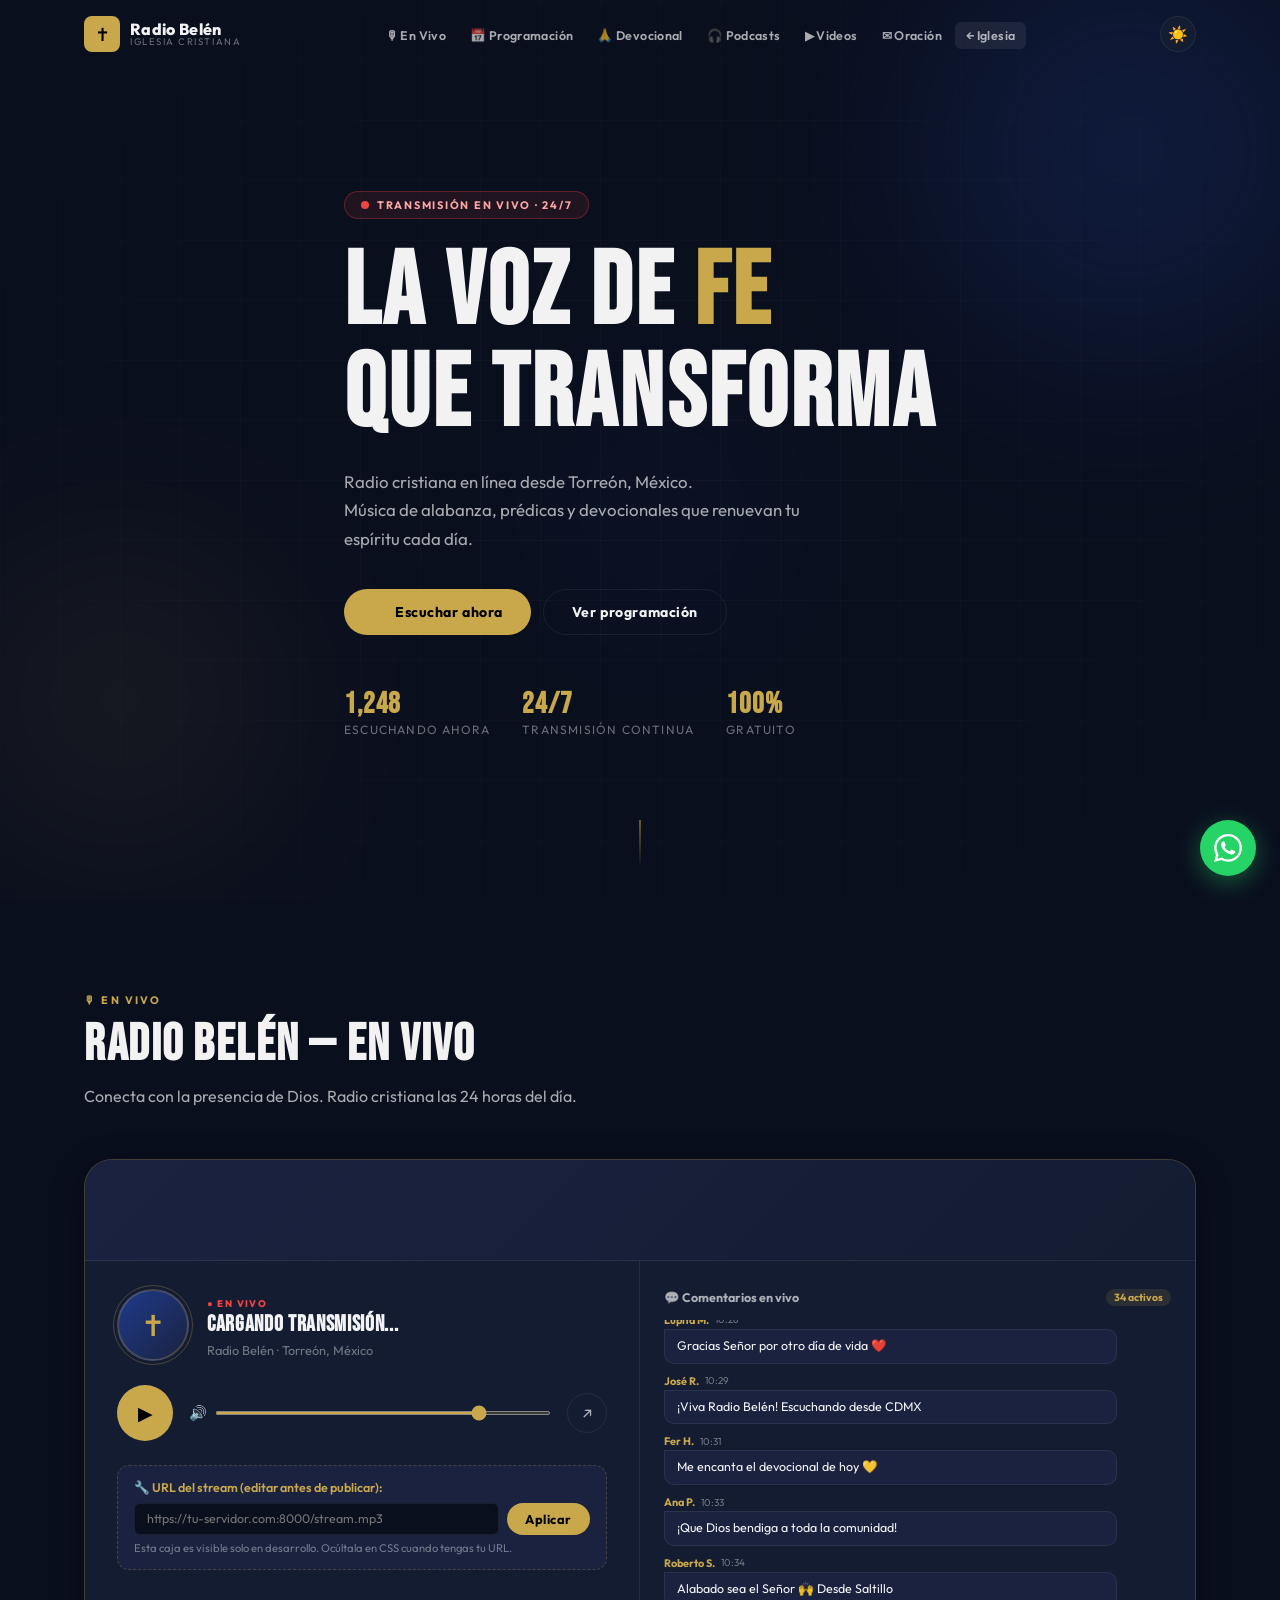
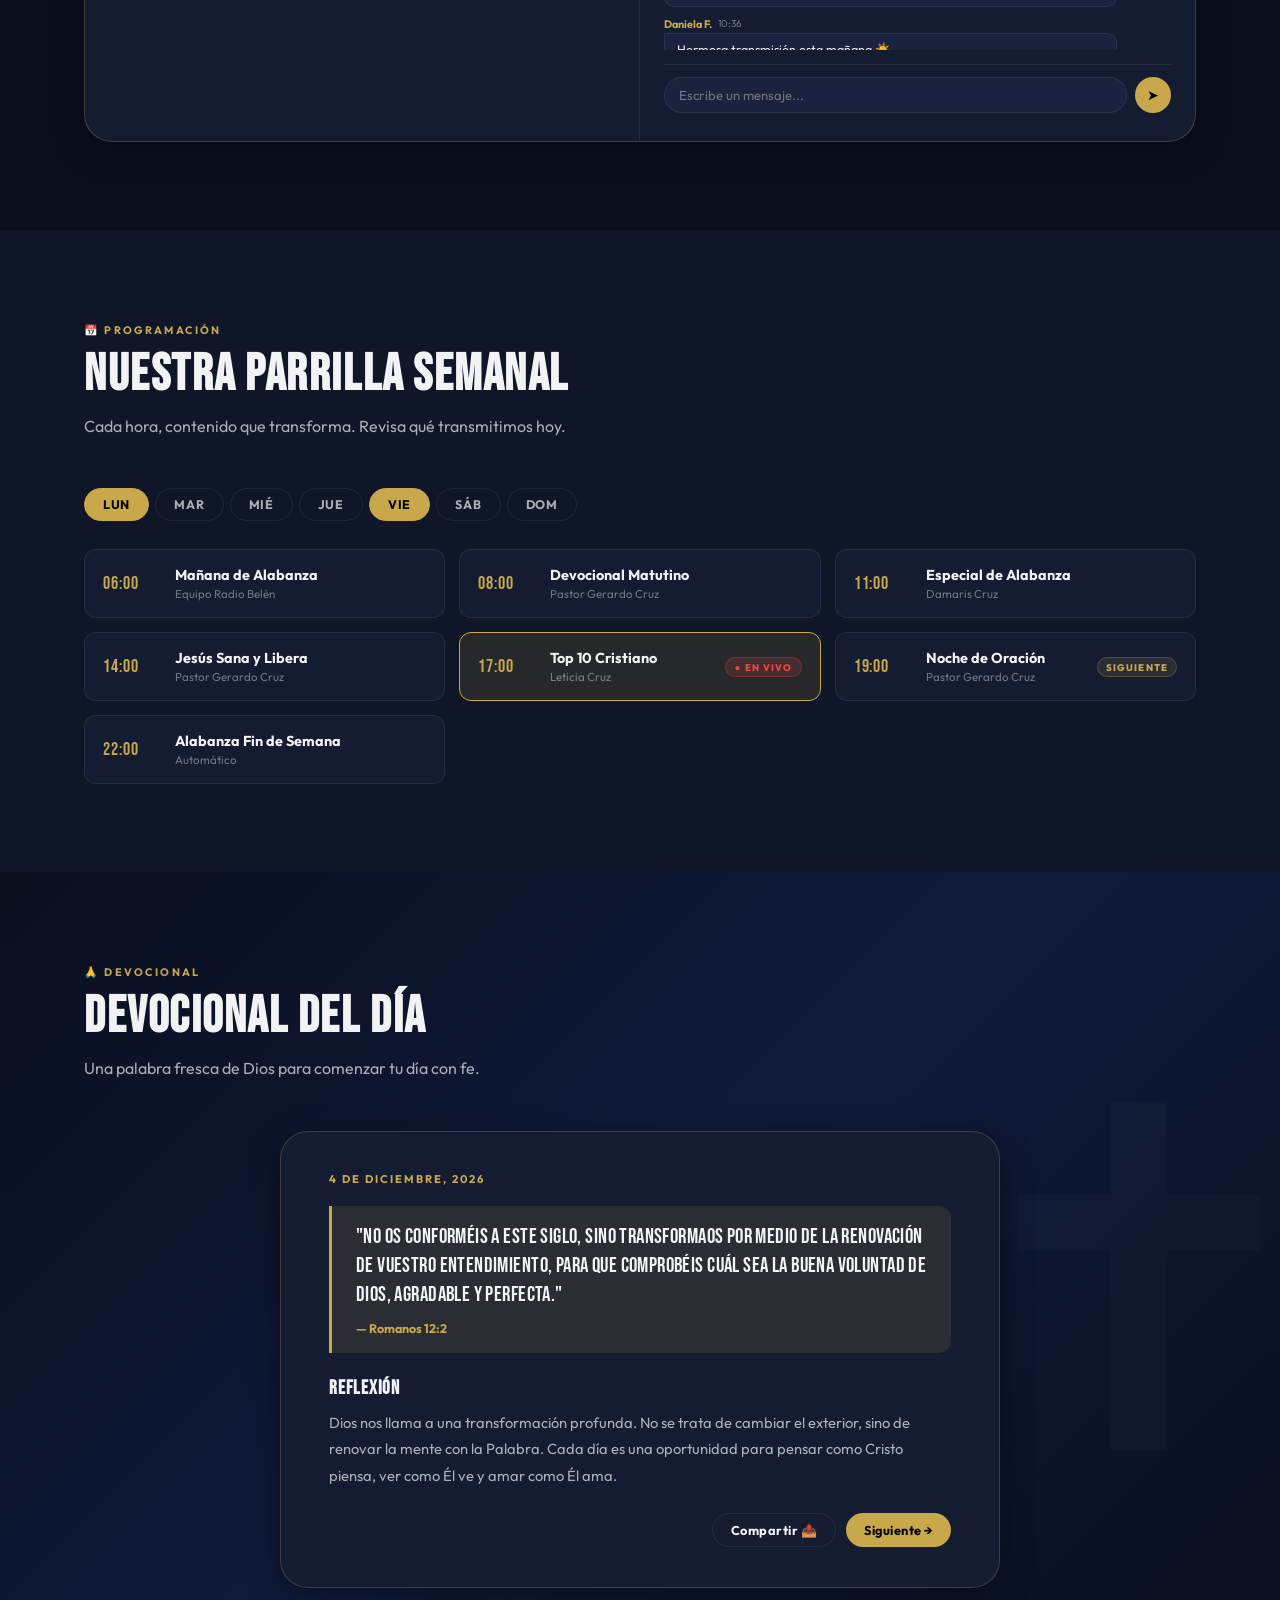
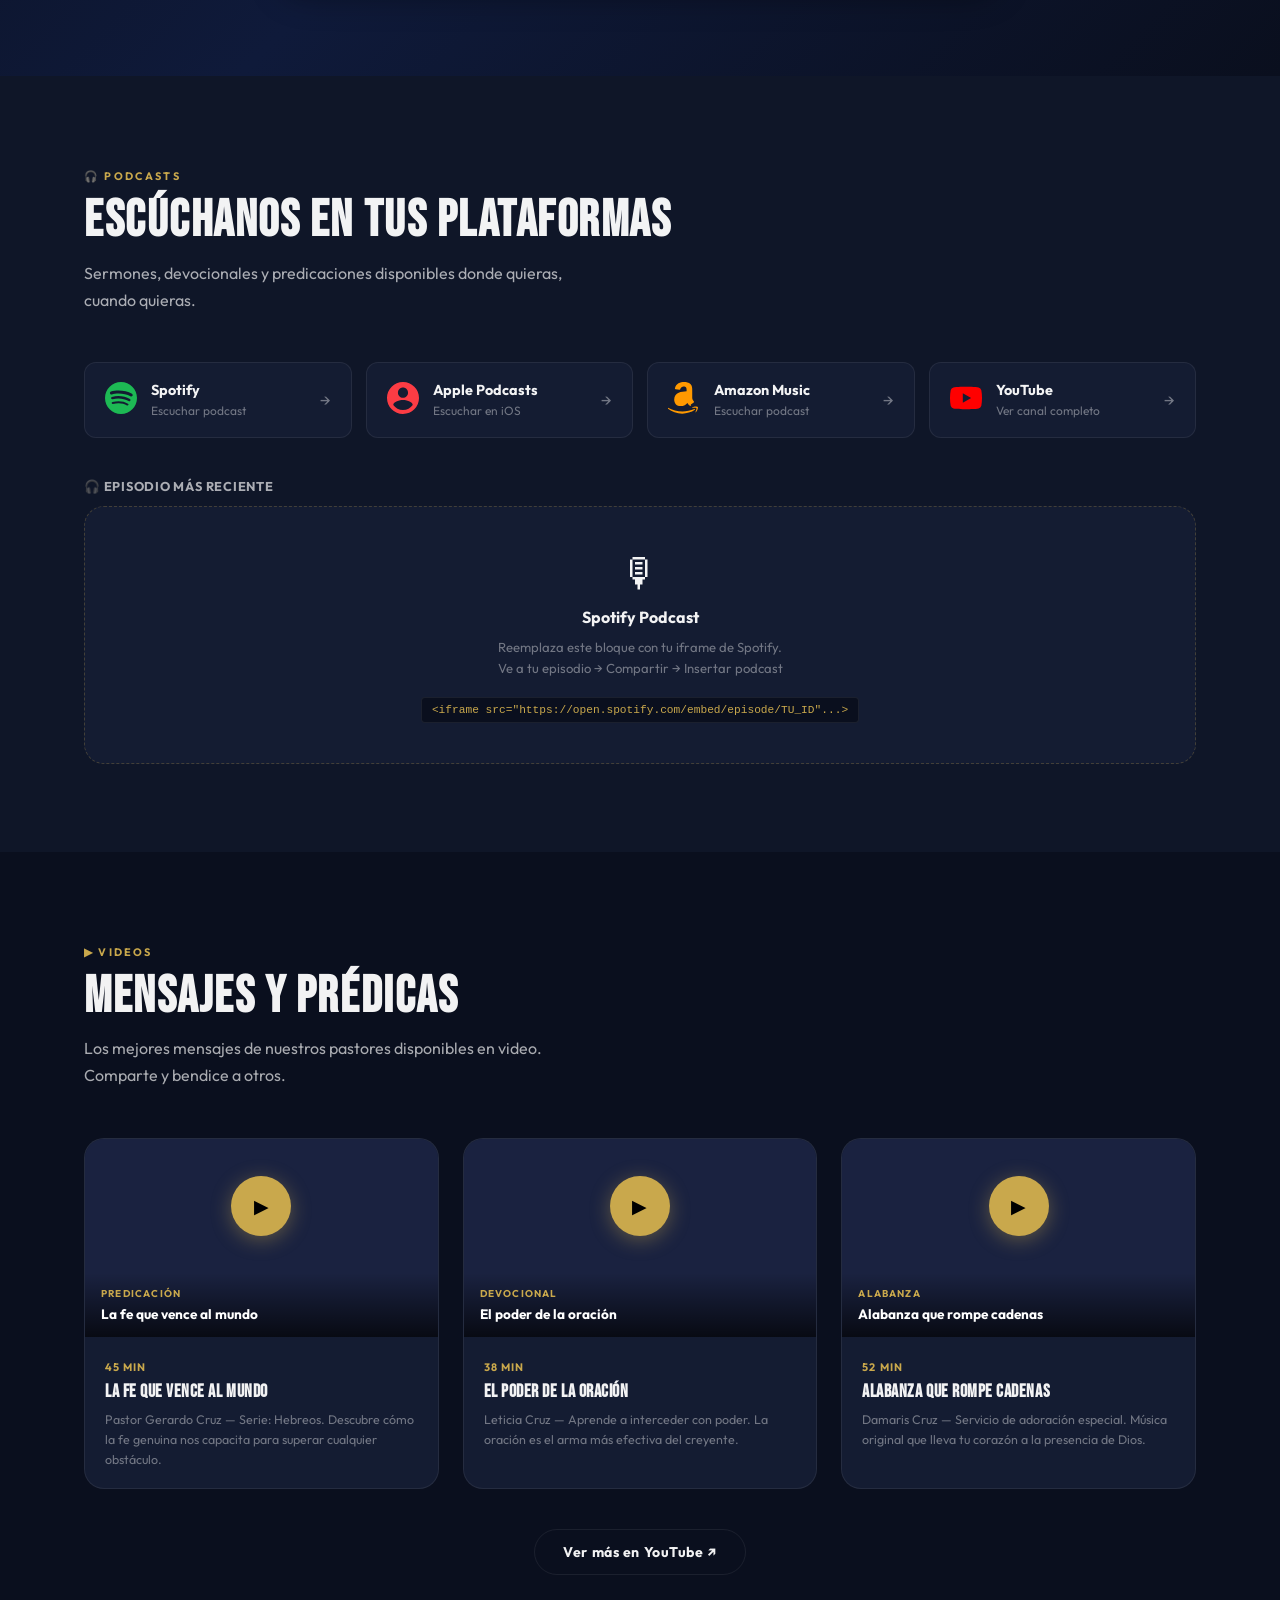
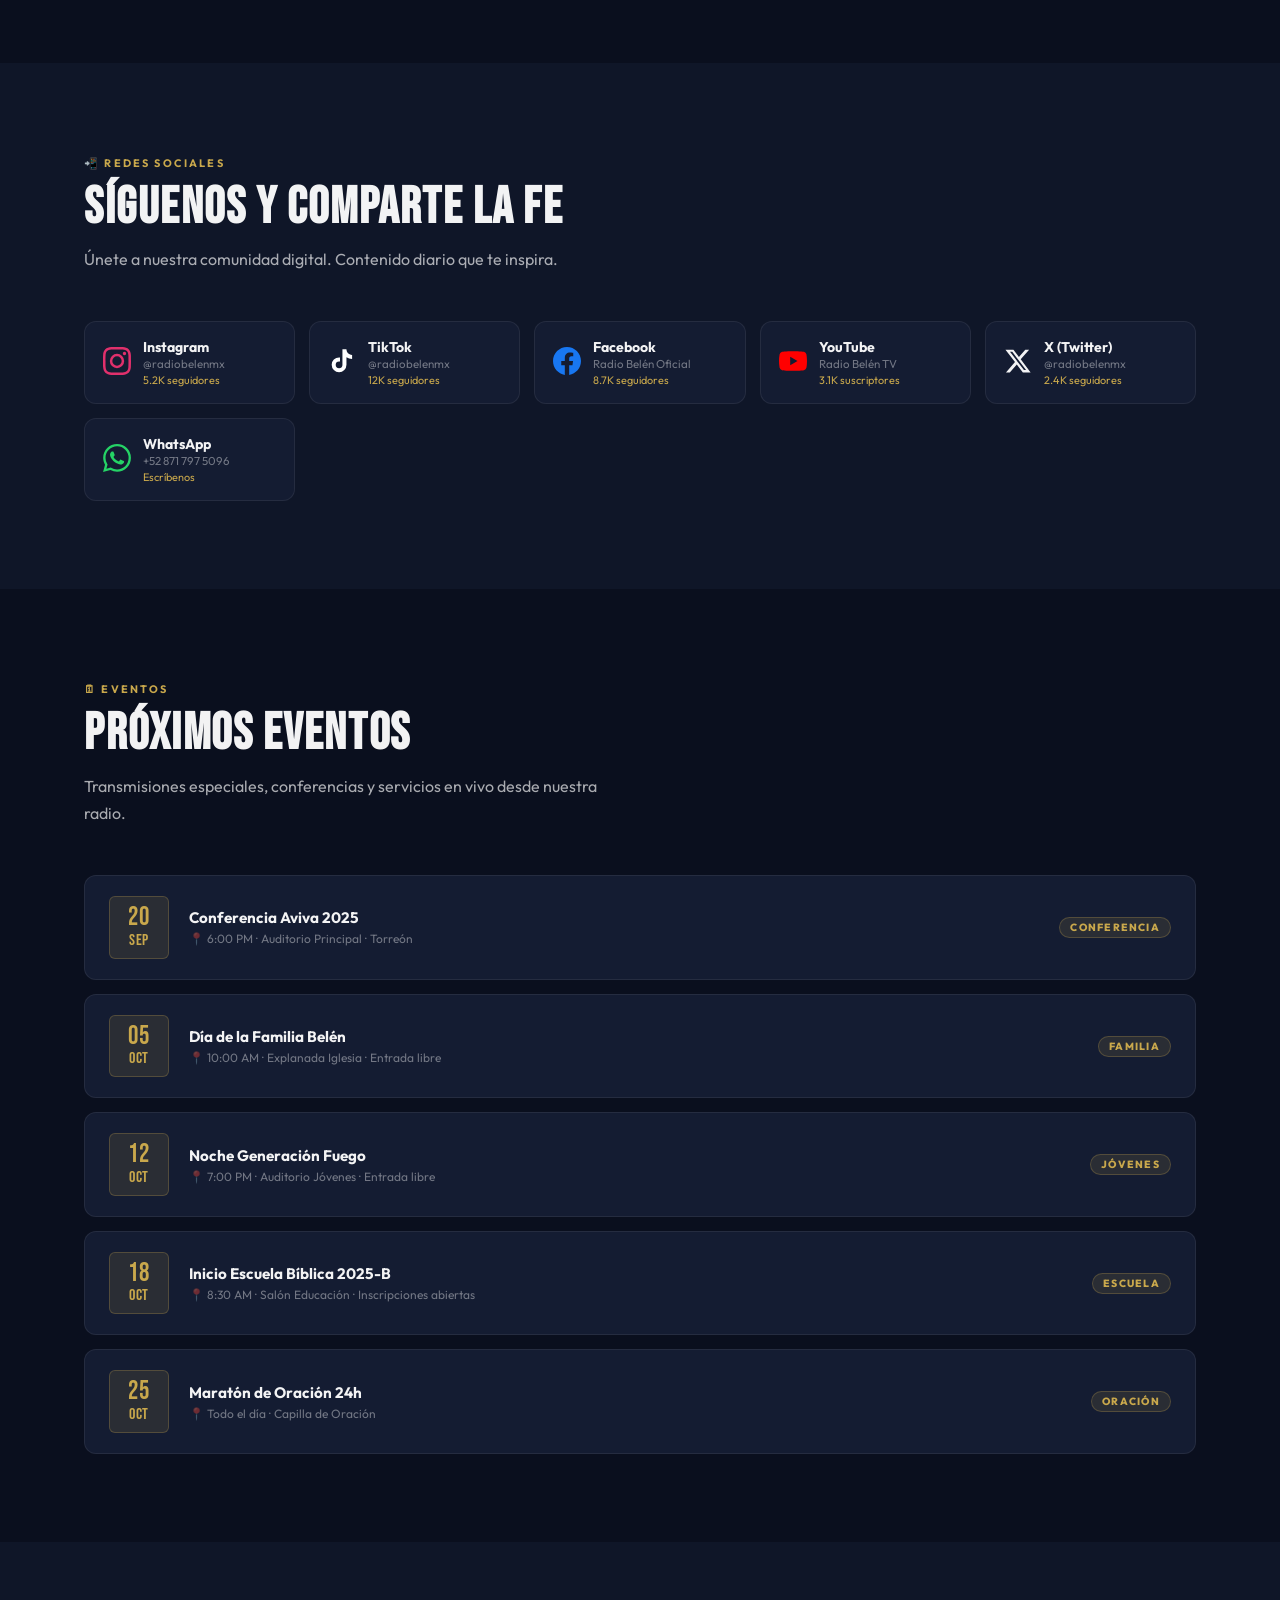
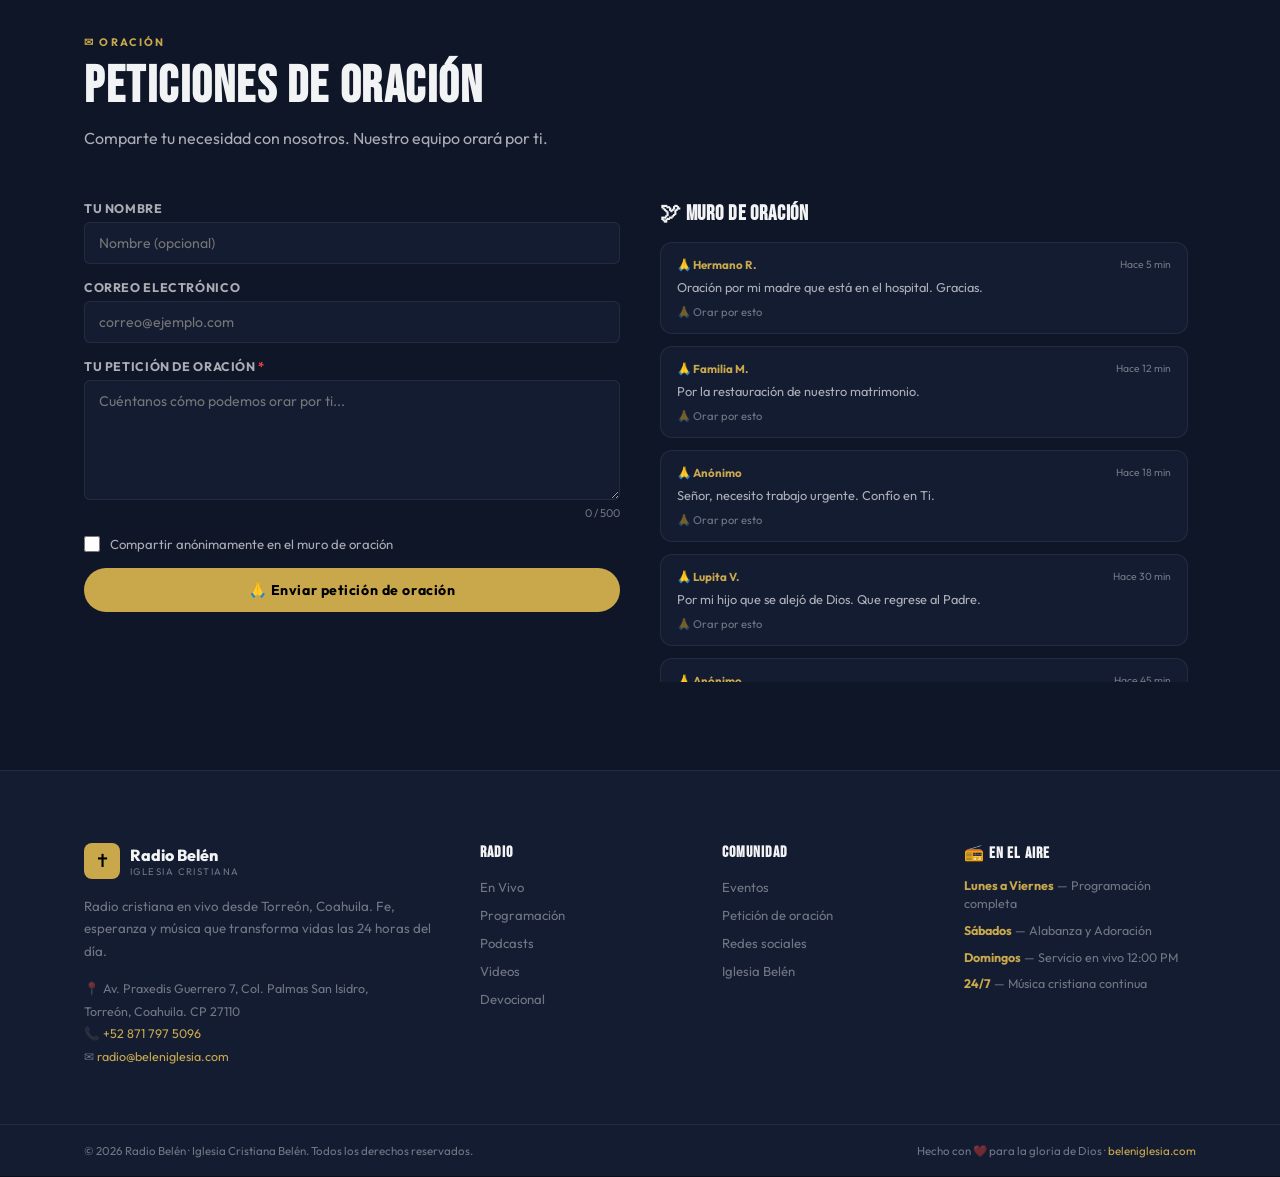
<file: radio/index.html>
<!DOCTYPE html>
<html lang="es-MX">
<head>
  <!-- ═══════════════════════════════════════════════════
       RADIO BELÉN — /radio/index.html
       Subpágina de beleniglesia.com
       Compatible con GitHub Pages | Sin conflicto con index principal
       ═══════════════════════════════════════════════════ -->
  <meta charset="UTF-8" />
  <meta name="viewport" content="width=device-width, initial-scale=1.0" />
  <meta http-equiv="X-UA-Compatible" content="IE=edge" />

  <!-- ── SEO Principal ─────────────────────────────── -->
  <title>Radio Belén | Radio Cristiana en Vivo Online — Música y Prédicas 24/7</title>
  <meta name="description" content="Escucha Radio Belén, la radio cristiana en vivo online desde Torreón, México. Música cristiana 24 horas, prédicas poderosas, devocionales diarios y programación especial. Transmisión gratuita." />
  <meta name="keywords" content="radio cristiana online, radio cristiana en vivo, música cristiana 24 horas, prédicas cristianas, devocionales diarios, iglesia cristiana México, radio gospel, alabanza y adoración, radio Torreón, radio evangélica" />
  <meta name="author" content="Iglesia Belén — Radio Cristiana" />
  <meta name="robots" content="index, follow, max-image-preview:large" />
  <meta name="theme-color" content="#0A0F1E" />
  <link rel="canonical" href="https://beleniglesia.com/radio/" />

  <!-- ── Open Graph (Facebook / WhatsApp) ──────────── -->
  <meta property="og:type" content="website" />
  <meta property="og:site_name" content="Radio Belén" />
  <meta property="og:title" content="Radio Belén | Radio Cristiana en Vivo — Música y Prédicas 24/7" />
  <meta property="og:description" content="Escucha Radio Belén en vivo. Música cristiana, prédicas y devocionales las 24 horas. La voz de fe desde Torreón, Coahuila para todo México." />
  <meta property="og:url" content="https://beleniglesia.com/radio/" />
  <meta property="og:image" content="https://beleniglesia.com/radio/og-radio.jpg" />
  <meta property="og:locale" content="es_MX" />

  <!-- ── Twitter Card ───────────────────────────────── -->
  <meta name="twitter:card" content="summary_large_image" />
  <meta name="twitter:title" content="Radio Belén — Radio Cristiana en Vivo 24/7" />
  <meta name="twitter:description" content="Música cristiana, prédicas y devocionales en vivo desde Torreón, México." />
  <meta name="twitter:image" content="https://beleniglesia.com/radio/og-radio.jpg" />

  <!-- ── Schema.org JSON-LD (SEO estructurado) ─────── -->
  <script type="application/ld+json">
  {
    "@context": "https://schema.org",
    "@type": "RadioStation",
    "name": "Radio Belén",
    "description": "Radio cristiana en vivo desde Torreón, Coahuila. Música cristiana, prédicas y devocionales 24 horas.",
    "url": "https://beleniglesia.com/radio/",
    "broadcastFrequency": "Online / Streaming",
    "areaServed": "México",
    "inLanguage": "es-MX",
    "parentOrganization": {
      "@type": "Church",
      "name": "Iglesia Cristiana Belén",
      "url": "https://beleniglesia.com",
      "address": {
        "@type": "PostalAddress",
        "streetAddress": "Av. Praxedis Guerrero 7",
        "addressLocality": "Torreón",
        "addressRegion": "Coahuila",
        "postalCode": "27110",
        "addressCountry": "MX"
      }
    }
  }
  </script>

  <!-- ── Favicon ────────────────────────────────────── -->
  <link rel="icon" href="data:image/svg+xml,<svg xmlns='http://www.w3.org/2000/svg' viewBox='0 0 100 100'><circle cx='50' cy='50' r='48' fill='%230A0F1E'/><text y='.9em' font-size='60' x='20'>📻</text></svg>" />

  <!-- ── Fuentes ────────────────────────────────────── -->
  <link rel="preconnect" href="https://fonts.googleapis.com" />
  <link rel="preconnect" href="https://fonts.gstatic.com" crossorigin />
  <link href="https://fonts.googleapis.com/css2?family=Bebas+Neue&family=Outfit:wght@300;400;500;600;700;800&display=swap" rel="stylesheet" />

  <!-- ── Hoja de estilos ────────────────────────────── -->
  <link rel="stylesheet" href="./styles.css" />
</head>

<body class="dark-mode" id="app-body">

  <!-- ═══════════════════════════════════════════════════
       MINI REPRODUCTOR FIJO (siempre visible al hacer scroll)
       ═══════════════════════════════════════════════════ -->
  <div id="mini-player" class="mini-player" role="complementary" aria-label="Mini reproductor de radio" hidden>
    <div class="mini-player__inner">
      <div class="mini-player__wave" aria-hidden="true">
        <span></span><span></span><span></span><span></span><span></span>
      </div>
      <div class="mini-player__info">
        <span class="mini-player__live">EN VIVO</span>
        <span class="mini-player__title" id="mini-title">Radio Belén</span>
      </div>
      <button class="mini-player__btn" id="mini-play-btn" aria-label="Reproducir o pausar radio">
        <span id="mini-icon">▶</span>
      </button>
      <input type="range" class="mini-player__vol" id="mini-vol" min="0" max="1" step="0.05" value="0.8" aria-label="Volumen" />
      <button class="mini-player__close" id="mini-close" aria-label="Ocultar mini reproductor">✕</button>
    </div>
  </div>

  <!-- ═══════════════════════════════════════════════════
       HEADER
       ═══════════════════════════════════════════════════ -->
  <header id="site-header" role="banner">
    <div class="container header__inner">

      <!-- Logo -->
      <a href="../" class="header__logo" aria-label="Volver a Iglesia Belén">
        <div class="header__logo-icon">✝</div>
        <div class="header__logo-text">
          <strong>Radio Belén</strong>
          <span>Iglesia Cristiana</span>
        </div>
      </a>

      <!-- Nav desktop -->
      <nav id="main-nav" aria-label="Navegación principal">
        <ul class="nav__links">
          <li><a href="#reproductor">🎙 En Vivo</a></li>
          <li><a href="#programacion">📅 Programación</a></li>
          <li><a href="#devocional">🙏 Devocional</a></li>
          <li><a href="#podcasts">🎧 Podcasts</a></li>
          <li><a href="#videos">▶ Videos</a></li>
          <li><a href="#oracion">✉ Oración</a></li>
          <li><a href="../" class="nav__back">← Iglesia</a></li>
        </ul>
      </nav>

      <div class="header__actions">
        <!-- Toggle modo oscuro/claro -->
        <button id="theme-toggle" class="btn-icon" aria-label="Cambiar tema">
          <span id="theme-icon">☀️</span>
        </button>
        <!-- Botón hamburger -->
        <button id="hamburger" class="hamburger" aria-label="Menú" aria-expanded="false">
          <span></span><span></span><span></span>
        </button>
      </div>
    </div>

    <!-- Menú móvil -->
    <div id="mobile-nav" class="mobile-nav" role="menu" aria-hidden="true">
      <a href="#reproductor" role="menuitem">🎙 En Vivo</a>
      <a href="#programacion" role="menuitem">📅 Programación</a>
      <a href="#devocional" role="menuitem">🙏 Devocional</a>
      <a href="#podcasts" role="menuitem">🎧 Podcasts</a>
      <a href="#videos" role="menuitem">▶ Videos</a>
      <a href="#eventos" role="menuitem">🗓 Eventos</a>
      <a href="#oracion" role="menuitem">✉ Oración</a>
      <a href="../" role="menuitem">← Volver a Iglesia</a>
    </div>
  </header>

  <!-- ═══════════════════════════════════════════════════
       HERO
       ═══════════════════════════════════════════════════ -->
  <section id="hero" class="hero" aria-labelledby="hero-title">
    <!-- Fondo animado -->
    <div class="hero__bg" aria-hidden="true">
      <div class="hero__orb hero__orb--1"></div>
      <div class="hero__orb hero__orb--2"></div>
      <div class="hero__orb hero__orb--3"></div>
      <div class="hero__grid"></div>
    </div>

    <div class="container hero__content">
      <div class="hero__badge">
        <span class="pulse-dot"></span>
        TRANSMISIÓN EN VIVO · 24/7
      </div>
      <h1 id="hero-title" class="hero__title">
        La voz de <em>fe</em><br>que transforma
      </h1>
      <p class="hero__sub">
        Radio cristiana en línea desde Torreón, México.<br>
        Música de alabanza, prédicas y devocionales que renuevan tu espíritu cada día.
      </p>
      <div class="hero__actions">
        <a href="#reproductor" class="btn btn--gold">
          <span class="btn-wave" aria-hidden="true">
            <i></i><i></i><i></i>
          </span>
          Escuchar ahora
        </a>
        <a href="#programacion" class="btn btn--ghost">Ver programación</a>
      </div>
      <!-- Estadísticas rápidas -->
      <div class="hero__stats" aria-label="Estadísticas de la radio">
        <div class="hero__stat">
          <strong id="listeners-count">1,248</strong>
          <span>Escuchando ahora</span>
        </div>
        <div class="hero__stat">
          <strong>24/7</strong>
          <span>Transmisión continua</span>
        </div>
        <div class="hero__stat">
          <strong>100%</strong>
          <span>Gratuito</span>
        </div>
      </div>
    </div>

    <!-- Indicador scroll -->
    <div class="hero__scroll" aria-hidden="true">
      <div class="hero__scroll-line"></div>
    </div>
  </section>

  <!-- ═══════════════════════════════════════════════════
       REPRODUCTOR PRINCIPAL
       ═══════════════════════════════════════════════════ -->
  <section id="reproductor" class="player-section" aria-labelledby="player-title">
    <div class="container">
      <div class="section-header">
        <span class="section-tag">🎙 EN VIVO</span>
        <h2 id="player-title" class="section-title">Radio Belén — En Vivo</h2>
        <p class="section-sub">Conecta con la presencia de Dios. Radio cristiana las 24 horas del día.</p>
      </div>

      <div class="player-card" role="region" aria-label="Reproductor de radio en vivo">
        <!-- Visualizador de ondas -->
        <div class="player-card__visual" aria-hidden="true">
          <div class="visualizer" id="visualizer">
            <div class="vis-bar"></div><div class="vis-bar"></div><div class="vis-bar"></div>
            <div class="vis-bar"></div><div class="vis-bar"></div><div class="vis-bar"></div>
            <div class="vis-bar"></div><div class="vis-bar"></div><div class="vis-bar"></div>
            <div class="vis-bar"></div><div class="vis-bar"></div><div class="vis-bar"></div>
            <div class="vis-bar"></div><div class="vis-bar"></div><div class="vis-bar"></div>
            <div class="vis-bar"></div><div class="vis-bar"></div><div class="vis-bar"></div>
            <div class="vis-bar"></div><div class="vis-bar"></div>
          </div>
        </div>

        <div class="player-card__body">
          <!-- Info de lo que suena -->
          <div class="player-card__now">
            <div class="player-card__artwork" aria-hidden="true">
              <div class="artwork-inner">✝</div>
              <div class="artwork-ring"></div>
            </div>
            <div class="player-card__track">
              <span class="live-badge">● EN VIVO</span>
              <h3 id="current-track" class="track-title">Cargando transmisión...</h3>
              <p id="current-artist" class="track-artist">Radio Belén · Torreón, México</p>
            </div>
          </div>

          <!-- Controles -->
          <div class="player-card__controls">
            <button class="ctrl-btn ctrl-btn--main" id="main-play-btn"
                    aria-label="Reproducir o pausar transmisión en vivo"
                    onclick="togglePlay()">
              <span id="play-icon">▶</span>
            </button>
            <div class="ctrl-volume">
              <label for="volume-slider" class="sr-only">Volumen</label>
              <span class="vol-icon" aria-hidden="true">🔊</span>
              <input type="range" id="volume-slider" class="volume-slider"
                     min="0" max="1" step="0.05" value="0.8"
                     aria-label="Control de volumen" />
            </div>
            <button class="ctrl-btn ctrl-share" onclick="shareRadio()" aria-label="Compartir radio">
              ↗
            </button>
          </div>

          <!-- Audio element oculto -->
          <audio id="radio-audio" preload="none" aria-hidden="true">
            <!-- 
              ══════════════════════════════════════════
              CAMBIA ESTA URL POR TU STREAM REAL:
              Ejemplos de formato:
              • Icecast/Shoutcast: http://servidor.com:8000/stream
              • HLS (m3u8):        https://servidor.com/radio/stream.m3u8
              • MP3 directo:       https://servidor.com/live.mp3
              ══════════════════════════════════════════
            -->
            <source id="radio-source" src="" type="audio/mpeg" />
            Tu navegador no soporta audio HTML5.
          </audio>

          <!-- Campo para URL del stream -->
          <div class="player-card__stream-config" id="stream-config">
            <label for="stream-url">
              🔧 URL del stream (editar antes de publicar):
            </label>
            <div class="stream-input-row">
              <input type="url" id="stream-url"
                     placeholder="https://tu-servidor.com:8000/stream.mp3"
                     value="" />
              <button onclick="applyStream()" class="btn btn--sm btn--gold">Aplicar</button>
            </div>
            <small>Esta caja es visible solo en desarrollo. Ocúltala en CSS cuando tengas tu URL.</small>
          </div>
        </div>

        <!-- Chat simulado EN VIVO -->
        <div class="player-card__chat" aria-label="Comentarios en vivo">
          <div class="chat-header">
            <span>💬 Comentarios en vivo</span>
            <span class="chat-count" id="chat-count">34 activos</span>
          </div>
          <ul class="chat-messages" id="chat-messages" aria-live="polite" aria-label="Mensajes en vivo">
            <!-- Generado por JS -->
          </ul>
          <form class="chat-input-row" onsubmit="sendChatMessage(event)" aria-label="Enviar comentario">
            <input type="text" id="chat-input" placeholder="Escribe un mensaje..." maxlength="120" aria-label="Mensaje" />
            <button type="submit" aria-label="Enviar">➤</button>
          </form>
        </div>
      </div>
    </div>
  </section>

  <!-- ═══════════════════════════════════════════════════
       PROGRAMACIÓN
       ═══════════════════════════════════════════════════ -->
  <section id="programacion" class="section section--alt" aria-labelledby="prog-title">
    <div class="container">
      <div class="section-header">
        <span class="section-tag">📅 PROGRAMACIÓN</span>
        <h2 id="prog-title" class="section-title">Nuestra parrilla semanal</h2>
        <p class="section-sub">Cada hora, contenido que transforma. Revisa qué transmitimos hoy.</p>
      </div>

      <!-- Tabs de días -->
      <div class="prog-tabs" role="tablist" aria-label="Días de la semana">
        <button class="prog-tab active" role="tab" aria-selected="true" data-day="0">Lun</button>
        <button class="prog-tab" role="tab" aria-selected="false" data-day="1">Mar</button>
        <button class="prog-tab" role="tab" aria-selected="false" data-day="2">Mié</button>
        <button class="prog-tab" role="tab" aria-selected="false" data-day="3">Jue</button>
        <button class="prog-tab" role="tab" aria-selected="false" data-day="4">Vie</button>
        <button class="prog-tab" role="tab" aria-selected="false" data-day="5">Sáb</button>
        <button class="prog-tab" role="tab" aria-selected="false" data-day="6">Dom</button>
      </div>

      <div class="prog-grid" id="prog-grid" role="tabpanel" aria-label="Programas del día">
        <!-- Generado por JavaScript -->
      </div>
    </div>
  </section>

  <!-- ═══════════════════════════════════════════════════
       DEVOCIONAL DEL DÍA
       ═══════════════════════════════════════════════════ -->
  <section id="devocional" class="section devocional-section" aria-labelledby="devo-title">
    <div class="container">
      <div class="section-header">
        <span class="section-tag">🙏 DEVOCIONAL</span>
        <h2 id="devo-title" class="section-title">Devocional del día</h2>
        <p class="section-sub">Una palabra fresca de Dios para comenzar tu día con fe.</p>
      </div>

      <div class="devo-card" aria-label="Devocional del día">
        <div class="devo-card__date" id="devo-date" aria-label="Fecha del devocional"></div>
        <blockquote class="devo-card__verse" id="devo-verse">
          <p id="devo-verse-text">"No os conforméis a este siglo, sino transformaos por medio de la renovación de vuestro entendimiento, para que comprobéis cuál sea la buena voluntad de Dios, agradable y perfecta."</p>
          <cite id="devo-verse-ref">— Romanos 12:2</cite>
        </blockquote>
        <div class="devo-card__reflection" id="devo-reflection">
          <h3>Reflexión</h3>
          <p id="devo-text">Dios nos llama a una transformación profunda. No se trata de cambiar el exterior, sino de renovar la mente y el corazón con la Palabra. Cada día es una nueva oportunidad para pensar como Cristo piensa, ver como Él ve, y amar como Él ama. ¿Estás permitiendo que Su Palabra transforme tu manera de ver la vida hoy?</p>
        </div>
        <div class="devo-card__actions">
          <button onclick="shareDevocional()" class="btn btn--ghost btn--sm">Compartir 📤</button>
          <button onclick="nextDevocional()" class="btn btn--gold btn--sm">Siguiente →</button>
        </div>
      </div>
    </div>
  </section>

  <!-- ═══════════════════════════════════════════════════
       PODCASTS
       ═══════════════════════════════════════════════════ -->
  <section id="podcasts" class="section section--alt" aria-labelledby="podcast-title">
    <div class="container">
      <div class="section-header">
        <span class="section-tag">🎧 PODCASTS</span>
        <h2 id="podcast-title" class="section-title">Escúchanos en tus plataformas</h2>
        <p class="section-sub">Sermones, devocionales y predicaciones disponibles donde quieras, cuando quieras.</p>
      </div>

      <!-- Plataformas -->
      <div class="platform-grid">
        <a href="#" class="platform-card platform-card--spotify" target="_blank" rel="noopener" aria-label="Escuchar en Spotify">
          <div class="platform-card__icon">
            <svg viewBox="0 0 24 24" fill="currentColor" width="32" height="32" aria-hidden="true"><path d="M12 0C5.4 0 0 5.4 0 12s5.4 12 12 12 12-5.4 12-12S18.66 0 12 0zm5.521 17.34c-.24.359-.66.48-1.021.24-2.82-1.74-6.36-2.101-10.561-1.141-.418.122-.779-.179-.899-.539-.12-.421.18-.78.54-.9 4.56-1.021 8.52-.6 11.64 1.32.42.18.479.659.301 1.02zm1.44-3.3c-.301.42-.841.6-1.262.3-3.239-1.98-8.159-2.58-11.939-1.38-.479.12-1.02-.12-1.14-.6-.12-.48.12-1.021.6-1.141C9.6 9.9 15 10.561 18.72 12.84c.361.181.54.78.241 1.2zm.12-3.36C15.24 8.4 8.82 8.16 5.16 9.301c-.6.179-1.2-.181-1.38-.721-.18-.601.18-1.2.72-1.381 4.26-1.26 11.28-1.02 15.721 1.621.539.3.719 1.02.419 1.56-.299.421-1.02.599-1.559.3z"/></svg>
          </div>
          <div class="platform-card__info">
            <strong>Spotify</strong>
            <span>Escuchar podcast</span>
          </div>
          <span class="platform-card__arrow">→</span>
        </a>

        <a href="#" class="platform-card platform-card--apple" target="_blank" rel="noopener" aria-label="Escuchar en Apple Podcasts">
          <div class="platform-card__icon">
            <svg viewBox="0 0 24 24" fill="currentColor" width="32" height="32" aria-hidden="true"><path d="M12 0C8.688 0 5.676 1.322 3.516 3.484A11.953 11.953 0 0 0 0 12c0 3.313 1.322 6.313 3.516 8.484A11.953 11.953 0 0 0 12 24c3.313 0 6.313-1.322 8.484-3.516A11.953 11.953 0 0 0 24 12c0-3.313-1.322-6.313-3.516-8.484A11.953 11.953 0 0 0 12 0zm0 4.2c2.09 0 3.793 1.703 3.793 3.793 0 2.09-1.703 3.793-3.793 3.793S8.207 10.083 8.207 7.993C8.207 5.903 9.91 4.2 12 4.2zM12 21c-3 0-5.654-1.488-7.3-3.773.047-2.408 4.867-3.727 7.3-3.727 2.432 0 7.253 1.32 7.3 3.727C17.654 19.512 15 21 12 21z"/></svg>
          </div>
          <div class="platform-card__info">
            <strong>Apple Podcasts</strong>
            <span>Escuchar en iOS</span>
          </div>
          <span class="platform-card__arrow">→</span>
        </a>

        <a href="#" class="platform-card platform-card--amazon" target="_blank" rel="noopener" aria-label="Escuchar en Amazon Music">
          <div class="platform-card__icon">
            <svg viewBox="0 0 24 24" fill="currentColor" width="32" height="32" aria-hidden="true"><path d="M13.958 10.09c0 1.232.029 2.256-.591 3.351-.502.891-1.301 1.438-2.186 1.438-1.214 0-1.922-.924-1.922-2.292 0-2.692 2.415-3.182 4.7-3.182v.685zm3.186 7.705c-.209.189-.512.201-.745.072-1.048-.872-1.236-1.276-1.814-2.106-1.734 1.768-2.962 2.297-5.209 2.297-2.66 0-4.731-1.641-4.731-4.925 0-2.565 1.391-4.309 3.37-5.164 1.715-.754 4.11-.891 5.942-1.097v-.41c0-.753.06-1.642-.383-2.294-.385-.579-1.124-.819-1.776-.819-1.209 0-2.284.619-2.548 1.903-.054.285-.261.567-.547.581l-3.064-.33c-.259-.058-.548-.266-.472-.661C5.93 1.015 9.214 0 12.16 0c1.502 0 3.465.4 4.648 1.538 1.503 1.403 1.358 3.274 1.358 5.308v4.808c0 1.445.599 2.08 1.163 2.862.199.279.241.614-.01.823l-2.175 1.456zm3.024 3.047c-2.564 1.885-6.28 2.883-9.477 2.883-4.486 0-8.52-1.657-11.574-4.415-.24-.217-.026-.513.264-.345 3.294 1.914 7.366 3.067 11.573 3.067 2.836 0 5.954-.587 8.824-1.803.432-.184.794.285.39.613zm1.108-1.261c-.328-.421-2.167-.199-2.994-.1-.251.03-.29-.188-.063-.346 1.465-1.031 3.872-.733 4.153-.388.281.348-.073 2.759-1.452 3.91-.212.178-.414.083-.32-.151.31-.773.999-2.506.676-2.925z"/></svg>
          </div>
          <div class="platform-card__info">
            <strong>Amazon Music</strong>
            <span>Escuchar podcast</span>
          </div>
          <span class="platform-card__arrow">→</span>
        </a>

        <a href="#" class="platform-card platform-card--youtube" target="_blank" rel="noopener" aria-label="Ver en YouTube">
          <div class="platform-card__icon">
            <svg viewBox="0 0 24 24" fill="currentColor" width="32" height="32" aria-hidden="true"><path d="M23.495 6.205a3.007 3.007 0 0 0-2.088-2.088c-1.87-.501-9.396-.501-9.396-.501s-7.507-.01-9.396.501A3.007 3.007 0 0 0 .527 6.205a31.247 31.247 0 0 0-.522 5.805 31.247 31.247 0 0 0 .522 5.783 3.007 3.007 0 0 0 2.088 2.088c1.868.502 9.396.502 9.396.502s7.506 0 9.396-.502a3.007 3.007 0 0 0 2.088-2.088 31.247 31.247 0 0 0 .5-5.783 31.247 31.247 0 0 0-.5-5.805zM9.609 15.601V8.408l6.264 3.602z"/></svg>
          </div>
          <div class="platform-card__info">
            <strong>YouTube</strong>
            <span>Ver canal completo</span>
          </div>
          <span class="platform-card__arrow">→</span>
        </a>
      </div>

      <!-- Embed Spotify (episodio reciente) -->
      <div class="spotify-embed-wrap">
        <h3 class="embed-label">🎧 Episodio más reciente</h3>
        <!--
          CÓMO OBTENER TU EMBED DE SPOTIFY:
          1. Ve a tu podcast en open.spotify.com
          2. Click en los 3 puntos → "Compartir" → "Insertar episodio"
          3. Copia el iframe y pégalo aquí reemplazando el siguiente bloque
        -->
        <div class="spotify-placeholder" aria-label="Próximamente: embed de Spotify">
          <div class="placeholder-inner">
            <span style="font-size:2.5rem">🎙</span>
            <strong>Spotify Podcast</strong>
            <p>Reemplaza este bloque con tu iframe de Spotify.<br>
               Ve a tu episodio → Compartir → Insertar podcast</p>
            <code class="code-hint">&lt;iframe src="https://open.spotify.com/embed/episode/TU_ID"...&gt;</code>
          </div>
        </div>
      </div>
    </div>
  </section>

  <!-- ═══════════════════════════════════════════════════
       VIDEOS — YOUTUBE
       ═══════════════════════════════════════════════════ -->
  <section id="videos" class="section" aria-labelledby="videos-title">
    <div class="container">
      <div class="section-header">
        <span class="section-tag">▶ VIDEOS</span>
        <h2 id="videos-title" class="section-title">Mensajes y prédicas</h2>
        <p class="section-sub">Los mejores mensajes de nuestros pastores disponibles en video. Comparte y bendice a otros.</p>
      </div>

      <div class="videos-grid" id="videos-grid">
        <!--
          CÓMO AGREGAR TUS VIDEOS DE YOUTUBE:
          1. Ve a tu video en YouTube
          2. Click en "Compartir" → "Insertar"
          3. Copia el ID del video (la parte después de "watch?v=")
          4. Reemplaza YOUTUBE_VIDEO_ID_1, etc. con tus IDs reales

          EJEMPLO: https://www.youtube.com/watch?v=dQw4w9WgXcQ
          El ID sería: dQw4w9WgXcQ
        -->

        <article class="video-card" aria-label="Video: La fe que vence al mundo">
          <div class="video-card__embed">
            <iframe
              src="about:blank"
              data-src="https://www.youtube.com/embed/YOUTUBE_VIDEO_ID_1?rel=0&modestbranding=1"
              title="La fe que vence al mundo — Iglesia Belén"
              loading="lazy"
              allow="accelerometer; autoplay; clipboard-write; encrypted-media; gyroscope; picture-in-picture"
              allowfullscreen>
            </iframe>
            <div class="video-placeholder" data-video="YOUTUBE_VIDEO_ID_1" onclick="loadVideo(this)" role="button" tabindex="0" aria-label="Reproducir video">
              <div class="video-placeholder__thumb">
                <span class="play-circle">▶</span>
              </div>
              <div class="video-placeholder__info">
                <span class="video-tag">Predicación</span>
                <strong>La fe que vence al mundo</strong>
              </div>
            </div>
          </div>
          <div class="video-card__body">
            <span class="video-duration">45 min</span>
            <h3 class="video-card__title">La fe que vence al mundo</h3>
            <p class="video-card__desc">Pastor Gerardo Cruz — Serie: Hebreos. Descubre cómo la fe genuina nos capacita para superar cualquier obstáculo.</p>
          </div>
        </article>

        <article class="video-card" aria-label="Video: El poder de la oración">
          <div class="video-card__embed">
            <iframe
              src="about:blank"
              data-src="https://www.youtube.com/embed/YOUTUBE_VIDEO_ID_2?rel=0&modestbranding=1"
              title="El poder de la oración — Iglesia Belén"
              loading="lazy"
              allow="accelerometer; autoplay; clipboard-write; encrypted-media; gyroscope; picture-in-picture"
              allowfullscreen>
            </iframe>
            <div class="video-placeholder" data-video="YOUTUBE_VIDEO_ID_2" onclick="loadVideo(this)" role="button" tabindex="0" aria-label="Reproducir video">
              <div class="video-placeholder__thumb">
                <span class="play-circle">▶</span>
              </div>
              <div class="video-placeholder__info">
                <span class="video-tag">Devocional</span>
                <strong>El poder de la oración</strong>
              </div>
            </div>
          </div>
          <div class="video-card__body">
            <span class="video-duration">38 min</span>
            <h3 class="video-card__title">El poder de la oración</h3>
            <p class="video-card__desc">Leticia Cruz — Aprende a interceder con poder. La oración es el arma más efectiva del creyente.</p>
          </div>
        </article>

        <article class="video-card" aria-label="Video: Alabanza que rompe cadenas">
          <div class="video-card__embed">
            <iframe
              src="about:blank"
              data-src="https://www.youtube.com/embed/YOUTUBE_VIDEO_ID_3?rel=0&modestbranding=1"
              title="Alabanza que rompe cadenas — Iglesia Belén"
              loading="lazy"
              allow="accelerometer; autoplay; clipboard-write; encrypted-media; gyroscope; picture-in-picture"
              allowfullscreen>
            </iframe>
            <div class="video-placeholder" data-video="YOUTUBE_VIDEO_ID_3" onclick="loadVideo(this)" role="button" tabindex="0" aria-label="Reproducir video">
              <div class="video-placeholder__thumb">
                <span class="play-circle">▶</span>
              </div>
              <div class="video-placeholder__info">
                <span class="video-tag">Alabanza</span>
                <strong>Alabanza que rompe cadenas</strong>
              </div>
            </div>
          </div>
          <div class="video-card__body">
            <span class="video-duration">52 min</span>
            <h3 class="video-card__title">Alabanza que rompe cadenas</h3>
            <p class="video-card__desc">Damaris Cruz — Servicio de adoración especial. Música original que lleva tu corazón a la presencia de Dios.</p>
          </div>
        </article>
      </div>

      <div class="center-action">
        <a href="#" class="btn btn--ghost" target="_blank" rel="noopener" aria-label="Ver todos los videos en YouTube">
          Ver más en YouTube ↗
        </a>
      </div>
    </div>
  </section>

  <!-- ═══════════════════════════════════════════════════
       REDES SOCIALES
       ═══════════════════════════════════════════════════ -->
  <section id="redes" class="section section--alt" aria-labelledby="redes-title">
    <div class="container">
      <div class="section-header">
        <span class="section-tag">📲 REDES SOCIALES</span>
        <h2 id="redes-title" class="section-title">Síguenos y comparte la fe</h2>
        <p class="section-sub">Únete a nuestra comunidad digital. Contenido diario que te inspira.</p>
      </div>

      <div class="social-grid">
        <a href="#" class="social-card social-card--instagram" target="_blank" rel="noopener" aria-label="Instagram de Radio Belén">
          <div class="social-card__icon" aria-hidden="true">
            <svg viewBox="0 0 24 24" fill="currentColor" width="28" height="28"><path d="M12 2.163c3.204 0 3.584.012 4.85.07 3.252.148 4.771 1.691 4.919 4.919.058 1.265.069 1.645.069 4.849 0 3.205-.012 3.584-.069 4.849-.149 3.225-1.664 4.771-4.919 4.919-1.266.058-1.644.07-4.85.07-3.204 0-3.584-.012-4.849-.07-3.26-.149-4.771-1.699-4.919-4.92-.058-1.265-.07-1.644-.07-4.849 0-3.204.013-3.583.07-4.849.149-3.227 1.664-4.771 4.919-4.919 1.266-.057 1.645-.069 4.849-.069zM12 0C8.741 0 8.333.014 7.053.072 2.695.272.273 2.69.073 7.052.014 8.333 0 8.741 0 12c0 3.259.014 3.668.072 4.948.2 4.358 2.618 6.78 6.98 6.98C8.333 23.986 8.741 24 12 24c3.259 0 3.668-.014 4.948-.072 4.354-.2 6.782-2.618 6.979-6.98.059-1.28.073-1.689.073-4.948 0-3.259-.014-3.667-.072-4.947-.196-4.354-2.617-6.78-6.979-6.98C15.668.014 15.259 0 12 0zm0 5.838a6.162 6.162 0 1 0 0 12.324 6.162 6.162 0 0 0 0-12.324zM12 16a4 4 0 1 1 0-8 4 4 0 0 1 0 8zm6.406-11.845a1.44 1.44 0 1 0 0 2.881 1.44 1.44 0 0 0 0-2.881z"/></svg>
          </div>
          <div class="social-card__info">
            <strong>Instagram</strong>
            <span>@radiobelenmx</span>
            <em>5.2K seguidores</em>
          </div>
        </a>

        <a href="#" class="social-card social-card--tiktok" target="_blank" rel="noopener" aria-label="TikTok de Radio Belén">
          <div class="social-card__icon" aria-hidden="true">
            <svg viewBox="0 0 24 24" fill="currentColor" width="28" height="28"><path d="M19.59 6.69a4.83 4.83 0 0 1-3.77-4.25V2h-3.45v13.67a2.89 2.89 0 0 1-2.88 2.5 2.89 2.89 0 0 1-2.89-2.89 2.89 2.89 0 0 1 2.89-2.89c.28 0 .54.04.79.1V9.01a6.33 6.33 0 0 0-.79-.05 6.34 6.34 0 0 0-6.34 6.34 6.34 6.34 0 0 0 6.34 6.34 6.34 6.34 0 0 0 6.33-6.34V8.69a8.28 8.28 0 0 0 4.84 1.55V6.79a4.85 4.85 0 0 1-1.07-.1z"/></svg>
          </div>
          <div class="social-card__info">
            <strong>TikTok</strong>
            <span>@radiobelenmx</span>
            <em>12K seguidores</em>
          </div>
        </a>

        <a href="#" class="social-card social-card--facebook" target="_blank" rel="noopener" aria-label="Facebook de Radio Belén">
          <div class="social-card__icon" aria-hidden="true">
            <svg viewBox="0 0 24 24" fill="currentColor" width="28" height="28"><path d="M24 12.073c0-6.627-5.373-12-12-12s-12 5.373-12 12c0 5.99 4.388 10.954 10.125 11.854v-8.385H7.078v-3.47h3.047V9.43c0-3.007 1.792-4.669 4.533-4.669 1.312 0 2.686.235 2.686.235v2.953H15.83c-1.491 0-1.956.925-1.956 1.874v2.25h3.328l-.532 3.47h-2.796v8.385C19.612 23.027 24 18.062 24 12.073z"/></svg>
          </div>
          <div class="social-card__info">
            <strong>Facebook</strong>
            <span>Radio Belén Oficial</span>
            <em>8.7K seguidores</em>
          </div>
        </a>

        <a href="#" class="social-card social-card--youtube" target="_blank" rel="noopener" aria-label="YouTube de Radio Belén">
          <div class="social-card__icon" aria-hidden="true">
            <svg viewBox="0 0 24 24" fill="currentColor" width="28" height="28"><path d="M23.495 6.205a3.007 3.007 0 0 0-2.088-2.088c-1.87-.501-9.396-.501-9.396-.501s-7.507-.01-9.396.501A3.007 3.007 0 0 0 .527 6.205a31.247 31.247 0 0 0-.522 5.805 31.247 31.247 0 0 0 .522 5.783 3.007 3.007 0 0 0 2.088 2.088c1.868.502 9.396.502 9.396.502s7.506 0 9.396-.502a3.007 3.007 0 0 0 2.088-2.088 31.247 31.247 0 0 0 .5-5.783 31.247 31.247 0 0 0-.5-5.805zM9.609 15.601V8.408l6.264 3.602z"/></svg>
          </div>
          <div class="social-card__info">
            <strong>YouTube</strong>
            <span>Radio Belén TV</span>
            <em>3.1K suscriptores</em>
          </div>
        </a>

        <a href="#" class="social-card social-card--x" target="_blank" rel="noopener" aria-label="X (Twitter) de Radio Belén">
          <div class="social-card__icon" aria-hidden="true">
            <svg viewBox="0 0 24 24" fill="currentColor" width="28" height="28"><path d="M18.244 2.25h3.308l-7.227 8.26 8.502 11.24H16.17l-5.214-6.817L4.99 21.75H1.68l7.73-8.835L1.254 2.25H8.08l4.713 6.231zm-1.161 17.52h1.833L7.084 4.126H5.117z"/></svg>
          </div>
          <div class="social-card__info">
            <strong>X (Twitter)</strong>
            <span>@radiobelenmx</span>
            <em>2.4K seguidores</em>
          </div>
        </a>

        <a href="https://wa.me/528717975096" class="social-card social-card--whatsapp" target="_blank" rel="noopener" aria-label="WhatsApp de Radio Belén">
          <div class="social-card__icon" aria-hidden="true">
            <svg viewBox="0 0 24 24" fill="currentColor" width="28" height="28"><path d="M17.472 14.382c-.297-.149-1.758-.867-2.03-.967-.273-.099-.471-.148-.67.15-.197.297-.767.966-.94 1.164-.173.199-.347.223-.644.075-.297-.15-1.255-.463-2.39-1.475-.883-.788-1.48-1.761-1.653-2.059-.173-.297-.018-.458.13-.606.134-.133.298-.347.446-.52.149-.174.198-.298.298-.497.099-.198.05-.371-.025-.52-.075-.149-.669-1.612-.916-2.207-.242-.579-.487-.5-.669-.51-.173-.008-.371-.01-.57-.01-.198 0-.52.074-.792.372-.272.297-1.04 1.016-1.04 2.479 0 1.462 1.065 2.875 1.213 3.074.149.198 2.096 3.2 5.077 4.487.709.306 1.262.489 1.694.625.712.227 1.36.195 1.871.118.571-.085 1.758-.719 2.006-1.413.248-.694.248-1.289.173-1.413-.074-.124-.272-.198-.57-.347m-5.421 7.403h-.004a9.87 9.87 0 01-5.031-1.378l-.361-.214-3.741.982.998-3.648-.235-.374a9.86 9.86 0 01-1.51-5.26c.001-5.45 4.436-9.884 9.888-9.884 2.64 0 5.122 1.03 6.988 2.898a9.825 9.825 0 012.893 6.994c-.003 5.45-4.437 9.884-9.885 9.884m8.413-18.297A11.815 11.815 0 0012.05 0C5.495 0 .16 5.335.157 11.892c0 2.096.547 4.142 1.588 5.945L.057 24l6.305-1.654a11.882 11.882 0 005.683 1.448h.005c6.554 0 11.89-5.335 11.893-11.893a11.821 11.821 0 00-3.48-8.413z"/></svg>
          </div>
          <div class="social-card__info">
            <strong>WhatsApp</strong>
            <span>+52 871 797 5096</span>
            <em>Escríbenos</em>
          </div>
        </a>
      </div>
    </div>
  </section>

  <!-- ═══════════════════════════════════════════════════
       EVENTOS
       ═══════════════════════════════════════════════════ -->
  <section id="eventos" class="section" aria-labelledby="eventos-title">
    <div class="container">
      <div class="section-header">
        <span class="section-tag">🗓 EVENTOS</span>
        <h2 id="eventos-title" class="section-title">Próximos eventos</h2>
        <p class="section-sub">Transmisiones especiales, conferencias y servicios en vivo desde nuestra radio.</p>
      </div>

      <div class="eventos-list" id="eventos-list">
        <!-- Generado por JavaScript -->
      </div>
    </div>
  </section>

  <!-- ═══════════════════════════════════════════════════
       PETICIONES DE ORACIÓN
       ═══════════════════════════════════════════════════ -->
  <section id="oracion" class="section section--alt" aria-labelledby="oracion-title">
    <div class="container">
      <div class="section-header">
        <span class="section-tag">✉ ORACIÓN</span>
        <h2 id="oracion-title" class="section-title">Peticiones de oración</h2>
        <p class="section-sub">Comparte tu necesidad con nosotros. Nuestro equipo orará por ti.</p>
      </div>

      <div class="oracion-grid">
        <div class="oracion-form-wrap">
          <form id="prayer-form" class="prayer-form" onsubmit="submitPrayer(event)" novalidate>
            <div class="form-group">
              <label for="prayer-name">Tu nombre</label>
              <input type="text" id="prayer-name" placeholder="Nombre (opcional)" maxlength="60" />
            </div>
            <div class="form-group">
              <label for="prayer-email">Correo electrónico</label>
              <input type="email" id="prayer-email" placeholder="correo@ejemplo.com" />
            </div>
            <div class="form-group">
              <label for="prayer-request">Tu petición de oración <span class="req">*</span></label>
              <textarea id="prayer-request" rows="5" placeholder="Cuéntanos cómo podemos orar por ti..." maxlength="500" required aria-required="true"></textarea>
              <small id="prayer-char-count">0 / 500</small>
            </div>
            <div class="form-group form-check">
              <input type="checkbox" id="prayer-public" />
              <label for="prayer-public">Compartir anónimamente en el muro de oración</label>
            </div>
            <button type="submit" class="btn btn--gold btn--full">
              🙏 Enviar petición de oración
            </button>
          </form>
        </div>

        <div class="oracion-wall">
          <h3 class="wall-title">🕊 Muro de oración</h3>
          <ul class="prayer-wall" id="prayer-wall" aria-live="polite" aria-label="Peticiones de oración públicas">
            <!-- Generado por JS -->
          </ul>
        </div>
      </div>
    </div>
  </section>

  <!-- ═══════════════════════════════════════════════════
       FOOTER
       ═══════════════════════════════════════════════════ -->
  <footer id="site-footer" role="contentinfo">
    <div class="container footer__inner">
      <div class="footer__brand">
        <a href="../" class="footer__logo" aria-label="Iglesia Belén">
          <div class="footer__logo-icon">✝</div>
          <div>
            <strong>Radio Belén</strong>
            <span>Iglesia Cristiana</span>
          </div>
        </a>
        <p>Radio cristiana en vivo desde Torreón, Coahuila. Fe, esperanza y música que transforma vidas las 24 horas del día.</p>
        <address class="footer__address">
          📍 Av. Praxedis Guerrero 7, Col. Palmas San Isidro,<br>
          Torreón, Coahuila. CP 27110<br>
          📞 <a href="tel:+528717975096">+52 871 797 5096</a><br>
          ✉ <a href="mailto:radio@beleniglesia.com">radio@beleniglesia.com</a>
        </address>
      </div>

      <nav class="footer__nav" aria-label="Navegación del footer">
        <h4>Radio</h4>
        <ul>
          <li><a href="#reproductor">En Vivo</a></li>
          <li><a href="#programacion">Programación</a></li>
          <li><a href="#podcasts">Podcasts</a></li>
          <li><a href="#videos">Videos</a></li>
          <li><a href="#devocional">Devocional</a></li>
        </ul>
      </nav>

      <nav class="footer__nav" aria-label="Navegación comunidad">
        <h4>Comunidad</h4>
        <ul>
          <li><a href="#eventos">Eventos</a></li>
          <li><a href="#oracion">Petición de oración</a></li>
          <li><a href="#redes">Redes sociales</a></li>
          <li><a href="../">Iglesia Belén</a></li>
        </ul>
      </nav>

      <div class="footer__schedule">
        <h4>📻 En el aire</h4>
        <ul>
          <li><strong>Lunes a Viernes</strong> — Programación completa</li>
          <li><strong>Sábados</strong> — Alabanza y Adoración</li>
          <li><strong>Domingos</strong> — Servicio en vivo 12:00 PM</li>
          <li><strong>24/7</strong> — Música cristiana continua</li>
        </ul>
      </div>
    </div>

    <div class="footer__bottom">
      <div class="container footer__bottom-inner">
        <p>© <span id="footer-year"></span> Radio Belén · Iglesia Cristiana Belén. Todos los derechos reservados.</p>
        <p>Hecho con ❤️ para la gloria de Dios · <a href="../">beleniglesia.com</a></p>
      </div>
    </div>
  </footer>

  <!-- ═══════════════════════════════════════════════════
       BOTÓN FLOTANTE WHATSAPP
       ═══════════════════════════════════════════════════ -->
  <a id="wa-fab"
     href="https://wa.me/528717975096?text=Hola%2C%20escucho%20Radio%20Bel%C3%A9n%20y%20quiero%20enviar%20una%20petici%C3%B3n%20de%20oraci%C3%B3n"
     target="_blank"
     rel="noopener noreferrer"
     aria-label="Contactar por WhatsApp"
     class="wa-fab">
    <svg viewBox="0 0 24 24" fill="white" width="28" height="28" aria-hidden="true">
      <path d="M17.472 14.382c-.297-.149-1.758-.867-2.03-.967-.273-.099-.471-.148-.67.15-.197.297-.767.966-.94 1.164-.173.199-.347.223-.644.075-.297-.15-1.255-.463-2.39-1.475-.883-.788-1.48-1.761-1.653-2.059-.173-.297-.018-.458.13-.606.134-.133.298-.347.446-.52.149-.174.198-.298.298-.497.099-.198.05-.371-.025-.52-.075-.149-.669-1.612-.916-2.207-.242-.579-.487-.5-.669-.51-.173-.008-.371-.01-.57-.01-.198 0-.52.074-.792.372-.272.297-1.04 1.016-1.04 2.479 0 1.462 1.065 2.875 1.213 3.074.149.198 2.096 3.2 5.077 4.487.709.306 1.262.489 1.694.625.712.227 1.36.195 1.871.118.571-.085 1.758-.719 2.006-1.413.248-.694.248-1.289.173-1.413-.074-.124-.272-.198-.57-.347m-5.421 7.403h-.004a9.87 9.87 0 01-5.031-1.378l-.361-.214-3.741.982.998-3.648-.235-.374a9.86 9.86 0 01-1.51-5.26c.001-5.45 4.436-9.884 9.888-9.884 2.64 0 5.122 1.03 6.988 2.898a9.825 9.825 0 012.893 6.994c-.003 5.45-4.437 9.884-9.885 9.884m8.413-18.297A11.815 11.815 0 0012.05 0C5.495 0 .16 5.335.157 11.892c0 2.096.547 4.142 1.588 5.945L.057 24l6.305-1.654a11.882 11.882 0 005.683 1.448h.005c6.554 0 11.89-5.335 11.893-11.893a11.821 11.821 0 00-3.48-8.413z"/>
    </svg>
    <span class="wa-fab__tooltip">¿Petición de oración?</span>
  </a>

  <!-- Botón "Volver arriba" -->
  <button id="back-top" class="back-top" aria-label="Volver al inicio" onclick="window.scrollTo({top:0,behavior:'smooth'})">↑</button>

  <!-- ── Script principal ───────────────────────────── -->
  <script src="./script.js"></script>
</body>
</html>
</file>
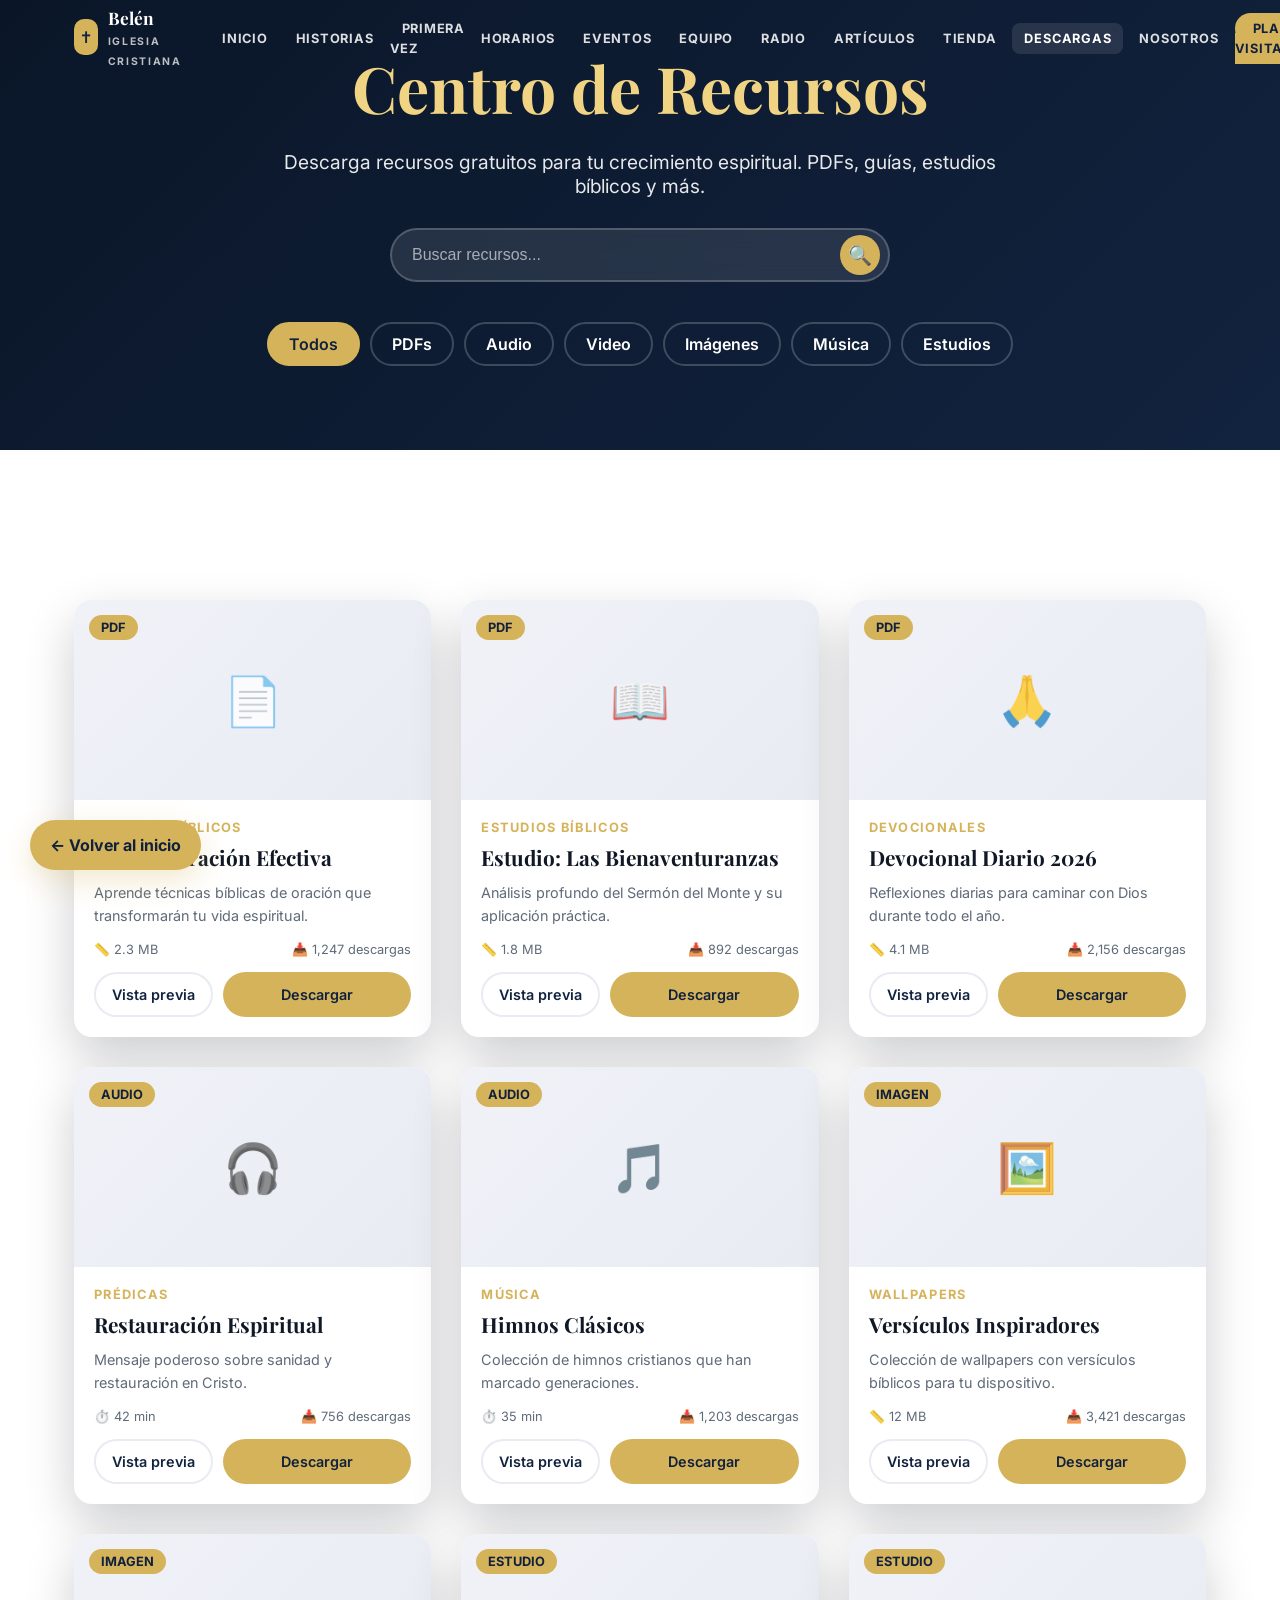
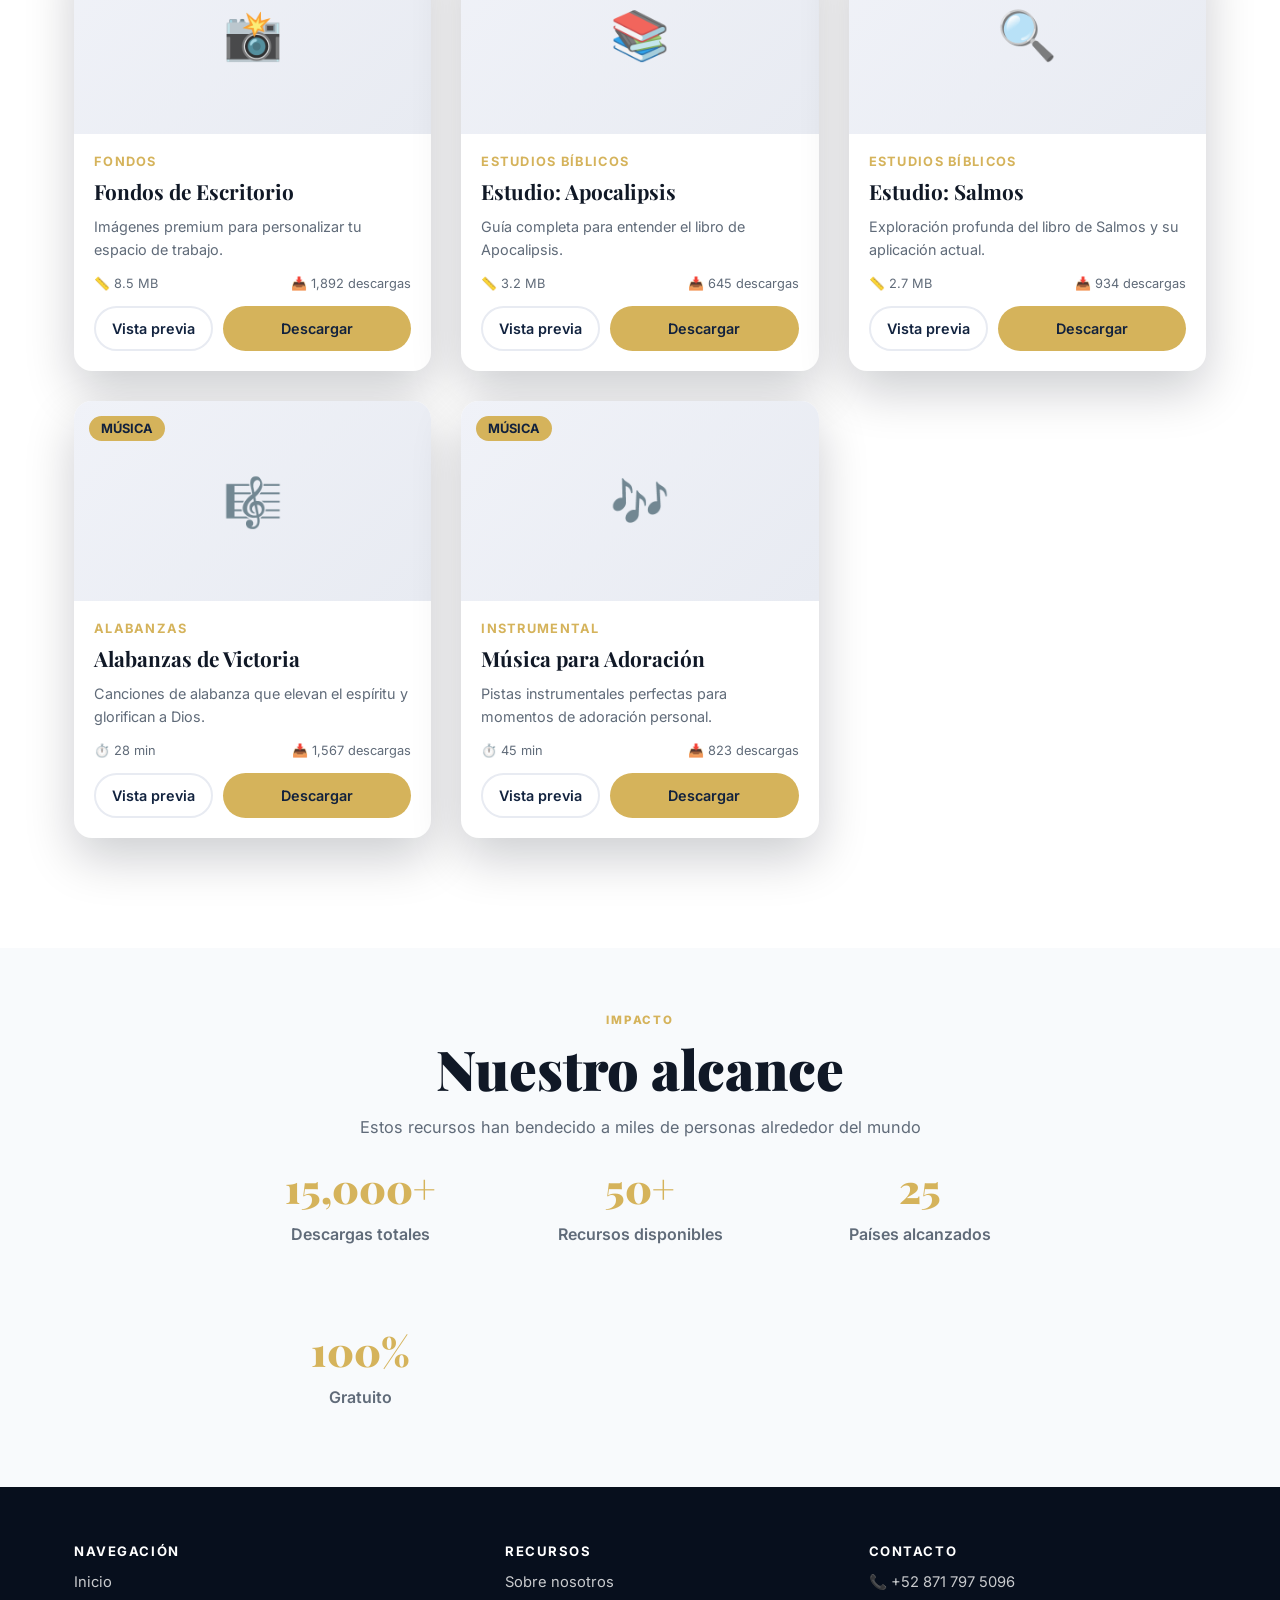
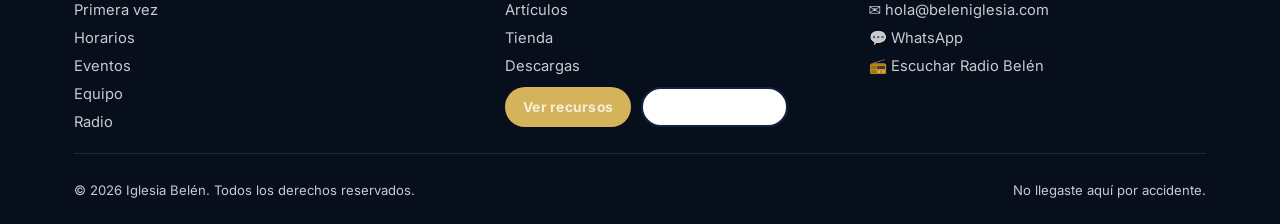
<file: descargas.html>
<!DOCTYPE html>
<html lang="es-MX">
<head>
  <meta charset="UTF-8">
  <meta name="viewport" content="width=device-width, initial-scale=1.0">
  <meta name="description" content="Centro de recursos gratuitos Iglesia Belén - PDFs, guías, estudios bíblicos, wallpapers, prédicas, música y documentos cristianos.">
  <meta name="theme-color" content="#0A1628">
  <meta property="og:title" content="Descargas | Iglesia Belén">
  <meta property="og:description" content="Descarga recursos gratuitos para tu crecimiento espiritual: estudios bíblicos, prédicas, música cristiana y más.">
  <meta property="og:type" content="website">
  <meta property="og:url" content="https://www.beleniglesia.com/descargas.html">
  <meta property="og:image" content="https://www.beleniglesia.com/img/iglesia2.webp">
  <title>Descargas | Iglesia Belén</title>
  <link rel="preconnect" href="https://fonts.googleapis.com">
  <link rel="preconnect" href="https://fonts.gstatic.com" crossorigin>
  <link href="https://fonts.googleapis.com/css2?family=Playfair+Display:wght@700;900&family=Inter:wght@400;500;600;700;800&display=swap" rel="stylesheet">
  <link rel="icon" href="data:image/svg+xml,<svg xmlns='http://www.w3.org/2000/svg' viewBox='0 0 100 100'><text y='.9em' font-size='90'>✝</text></svg>">
  <style>
    :root {
      --bg: #081224;
      --bg-2: #0d1d39;
      --gold: #d5b35b;
      --gold-2: #f0d483;
      --text: #f7f9ff;
      --text-soft: rgba(255,255,255,.78);
      --ink: #101418;
      --ink-soft: #4d5562;
      --card: #ffffff;
      --line: #e8ebf2;
      --radius: 18px;
      --shadow: 0 20px 50px rgba(5,12,24,.2);
      --max: 1180px;
      --nav-h: 74px;
    }

    * { box-sizing: border-box; margin: 0; padding: 0; }
    html { scroll-behavior: smooth; }
    body {
      font-family: 'Inter', system-ui, sans-serif;
      color: var(--ink);
      background: #fff;
      overflow-x: hidden;
      -webkit-font-smoothing: antialiased;
    }

    img { display: block; max-width: 100%; }
    a { text-decoration: none; color: inherit; }
    ul { list-style: none; }
    button { font: inherit; border: none; background: none; cursor: pointer; }

    .container { max-width: var(--max); margin: 0 auto; padding: 0 24px; }
    .section { padding: 110px 0; }

    .tag {
      display: inline-block;
      letter-spacing: .16em;
      text-transform: uppercase;
      font-size: .72rem;
      font-weight: 800;
      color: var(--gold);
      margin-bottom: 12px;
    }

    .title {
      font-family: 'Playfair Display', serif;
      font-size: clamp(2rem, 4.3vw, 3.45rem);
      line-height: 1.08;
      color: #101826;
      font-weight: 900;
    }

    .sub {
      margin-top: 14px;
      color: #606b79;
      line-height: 1.75;
      font-size: 1.02rem;
      max-width: 640px;
    }

    .center { text-align: center; }
    .center .sub { margin-left: auto; margin-right: auto; }

    .skip-link {
      position: absolute;
      top: -40px;
      left: 6px;
      background: var(--gold);
      color: #11213d;
      padding: 8px;
      text-decoration: none;
      border-radius: 4px;
      z-index: 1000;
      font-weight: 600;
    }
    .skip-link:focus { top: 6px; }

    .btn {
      display: inline-flex;
      align-items: center;
      justify-content: center;
      gap: 8px;
      padding: 14px 28px;
      border-radius: 999px;
      font-weight: 700;
      letter-spacing: .02em;
      transition: all .35s cubic-bezier(.22,1,.36,1);
      white-space: nowrap;
    }

    .btn-gold { background: var(--gold); color: #11213d; }
    .btn-gold:hover { transform: translateY(-2px); background: var(--gold-2); }
    .btn-outline {
      border: 1.5px solid rgba(255,255,255,.56);
      color: #fff;
      background: rgba(255,255,255,.04);
    }
    .btn-outline:hover { background: rgba(255,255,255,.12); }
    .btn-dark { background: #11213d; color: #fff; }
    .btn-dark:hover { transform: translateY(-2px); background: #19345f; }
    .btn-light-outline {
      border: 2px solid #12233f;
      color: #12233f;
      background: #fff;
      padding: 12px 24px;
    }
    .btn-light-outline:hover { border-color: var(--gold); color: var(--gold); }

    .reveal {
      opacity: 0;
      transform: translateY(26px);
      transition: opacity .9s ease, transform .9s cubic-bezier(.22,1,.36,1);
    }
    .reveal.visible {
      opacity: 1;
      transform: none;
    }
    .d1 { transition-delay: .08s; }
    .d2 { transition-delay: .16s; }
    .d3 { transition-delay: .24s; }
    .d4 { transition-delay: .32s; }

    #navbar {
      position: fixed;
      inset: 0 0 auto 0;
      height: var(--nav-h);
      z-index: 1100;
      transition: .35s ease;
      background: transparent;
    }

    #navbar.scrolled {
      background: rgba(7,16,31,.88);
      backdrop-filter: blur(14px);
      border-bottom: 1px solid rgba(255,255,255,.08);
    }

    .nav-inner {
      height: var(--nav-h);
      display: flex;
      align-items: center;
      justify-content: space-between;
      gap: 16px;
    }

    .brand {
      display: flex;
      align-items: center;
      gap: 10px;
      color: #fff;
    }

    .brand-badge {
      width: 36px;
      height: 36px;
      border-radius: 10px;
      background: var(--gold);
      display: grid;
      place-items: center;
      color: #132444;
      font-weight: 900;
    }

    .brand-text strong {
      display: block;
      font-family: 'Playfair Display', serif;
      font-size: 1.08rem;
    }

    .brand-text span {
      font-size: .65rem;
      letter-spacing: .16em;
      opacity: .72;
      text-transform: uppercase;
      font-weight: 700;
    }

    .nav-links { display: flex; align-items: center; gap: 4px; }

    .nav-links a {
      color: rgba(255,255,255,.86);
      padding: 8px 12px;
      border-radius: 8px;
      font-size: .8rem;
      text-transform: uppercase;
      letter-spacing: .06em;
      font-weight: 700;
    }

    .nav-links a:hover,
    .nav-links a.active {
      background: rgba(255,255,255,.1);
      color: #fff;
    }

    .nav-cta {
      background: var(--gold);
      color: #11213d !important;
      padding: 8px 18px !important;
      border-radius: 999px !important;
    }

    .hamburger { display: none; flex-direction: column; gap: 5px; }
    .hamburger span { width: 22px; height: 2px; background: #fff; }

    #mobile-menu {
      position: fixed;
      top: var(--nav-h);
      left: 0;
      right: 0;
      z-index: 1099;
      background: rgba(9,18,34,.98);
      transform: translateY(-120%);
      transition: .35s ease;
      padding: 16px 24px;
      display: flex;
      flex-direction: column;
      gap: 8px;
    }

    #mobile-menu.open { transform: none; }

    #mobile-menu a {
      color: #fff;
      padding: 10px;
      border-radius: 8px;
      font-weight: 600;
    }

    #mobile-menu a:hover { background: rgba(255,255,255,.08); }

    footer {
      background: #070f1d;
      color: rgba(255,255,255,.78);
      padding: 56px 0 26px;
    }

    .footer-grid {
      display: grid;
      grid-template-columns: 1.2fr 1fr 1fr;
      gap: 26px;
      border-bottom: 1px solid rgba(255,255,255,.1);
      padding-bottom: 22px;
    }

    .footer-col h4 {
      color: #fff;
      font-size: .82rem;
      letter-spacing: .12em;
      text-transform: uppercase;
      margin-bottom: 12px;
    }

    .footer-col ul {
      display: grid;
      gap: 8px;
    }

    .footer-col a {
      color: rgba(255,255,255,.78);
      font-size: .92rem;
    }

    .footer-col a:hover { color: var(--gold-2); }

    .footer-cta {
      display: flex;
      gap: 10px;
      flex-wrap: wrap;
      margin-top: 12px;
    }

    .foot-bottom {
      display: flex;
      justify-content: space-between;
      gap: 12px;
      flex-wrap: wrap;
      padding-top: 14px;
      margin-top: 14px;
      font-size: .82rem;
    }

    @media (max-width: 1024px) {
      .proof-grid,
      .team-grid {
        grid-template-columns: 1fr;
      }

      .first-grid,
      .radio-wrap,
      .footer-grid {
        grid-template-columns: 1fr;
      }

      .schedule-grid {
        grid-template-columns: 1fr 1fr;
      }

      .events-grid {
        grid-template-columns: 1fr;
      }
    }

    @media (max-width: 760px) {
      :root { --nav-h: 66px; }

      .nav-links { display: none; }
      .hamburger { display: flex; }

      .hero-copy p { font-size: 1rem; }

      .hero-actions {
        flex-direction: column;
        align-items: flex-start;
      }

      .section { padding: 84px 0; }
      .dots { left: 16px; }

      .arrows { display: none; }

      .schedule-grid {
        grid-template-columns: 1fr;
      }
    }

    /* Estilos específicos para descargas */
    .hero-descargas {
      position: relative;
      min-height: 50vh;
      background: linear-gradient(135deg, #0a1628 0%, #12233f 100%);
      display: flex;
      align-items: center;
      color: #fff;
      text-align: center;
    }

    .hero-descargas .container {
      max-width: 800px;
    }

    .hero-descargas h1 {
      font-family: 'Playfair Display', serif;
      font-size: clamp(2.5rem, 6vw, 4rem);
      margin-bottom: 20px;
      color: var(--gold-2);
    }

    .hero-descargas p {
      font-size: 1.2rem;
      color: rgba(255,255,255,.9);
      margin-bottom: 30px;
    }

    .search-bar {
      max-width: 500px;
      margin: 0 auto 40px;
      position: relative;
    }

    .search-bar input {
      width: 100%;
      padding: 16px 50px 16px 20px;
      border: 2px solid rgba(255,255,255,.2);
      border-radius: 50px;
      background: rgba(255,255,255,.1);
      color: #fff;
      font-size: 1rem;
      backdrop-filter: blur(10px);
    }

    .search-bar input::placeholder {
      color: rgba(255,255,255,.6);
    }

    .search-bar button {
      position: absolute;
      right: 10px;
      top: 50%;
      transform: translateY(-50%);
      background: var(--gold);
      color: #11213d;
      border-radius: 50%;
      width: 40px;
      height: 40px;
      display: flex;
      align-items: center;
      justify-content: center;
      font-size: 1.2rem;
    }

    .filters {
      display: flex;
      justify-content: center;
      gap: 10px;
      margin-bottom: 40px;
      flex-wrap: wrap;
    }

    .filter-btn {
      padding: 10px 20px;
      border: 2px solid rgba(255,255,255,.2);
      border-radius: 25px;
      background: transparent;
      color: #fff;
      cursor: pointer;
      transition: all .3s ease;
      font-weight: 600;
    }

    .filter-btn.active,
    .filter-btn:hover {
      background: var(--gold);
      border-color: var(--gold);
      color: #11213d;
    }

    .downloads-grid {
      display: grid;
      grid-template-columns: repeat(auto-fill, minmax(320px, 1fr));
      gap: 30px;
      margin-top: 40px;
    }

    .download-card {
      background: var(--card);
      border-radius: var(--radius);
      overflow: hidden;
      box-shadow: var(--shadow);
      transition: all .3s ease;
      position: relative;
    }

    .download-card:hover {
      transform: translateY(-10px);
      box-shadow: 0 30px 60px rgba(5,12,24,.3);
    }

    .download-image {
      height: 200px;
      background: linear-gradient(135deg, #f0f2f8 0%, #e8ebf2 100%);
      display: flex;
      align-items: center;
      justify-content: center;
      position: relative;
      overflow: hidden;
    }

    .download-image img {
      width: 100%;
      height: 100%;
      object-fit: cover;
      transition: transform .3s ease;
    }

    .download-card:hover .download-image img {
      transform: scale(1.05);
    }

    .download-icon {
      font-size: 3rem;
      color: var(--gold);
      opacity: .8;
    }

    .download-badge {
      position: absolute;
      top: 15px;
      left: 15px;
      background: var(--gold);
      color: #11213d;
      padding: 5px 12px;
      border-radius: 20px;
      font-size: .8rem;
      font-weight: 700;
      text-transform: uppercase;
    }

    .download-body {
      padding: 20px;
    }

    .download-category {
      font-size: .8rem;
      color: var(--gold);
      text-transform: uppercase;
      letter-spacing: .1em;
      font-weight: 700;
      margin-bottom: 8px;
    }

    .download-title {
      font-family: 'Playfair Display', serif;
      font-size: 1.3rem;
      color: #101826;
      margin-bottom: 10px;
      font-weight: 700;
    }

    .download-description {
      color: #606b79;
      line-height: 1.6;
      margin-bottom: 15px;
      font-size: .9rem;
    }

    .download-meta {
      display: flex;
      justify-content: space-between;
      align-items: center;
      margin-bottom: 15px;
      font-size: .8rem;
      color: #606b79;
    }

    .download-actions {
      display: flex;
      gap: 10px;
    }

    .btn-download {
      flex: 1;
      background: var(--gold);
      color: #11213d;
      padding: 12px 16px;
      border-radius: 25px;
      font-weight: 600;
      font-size: .9rem;
      transition: all .3s ease;
      text-align: center;
    }

    .btn-download:hover {
      transform: translateY(-2px);
      box-shadow: 0 5px 15px rgba(213,179,91,.3);
    }

    .btn-preview {
      border: 2px solid #e8ebf2;
      color: #12233f;
      background: #fff;
      padding: 12px 16px;
      border-radius: 25px;
      font-weight: 600;
      font-size: .9rem;
      transition: all .3s ease;
    }

    .btn-preview:hover {
      border-color: var(--gold);
      color: var(--gold);
    }

    .stats-section {
      background: #f8fafc;
      padding: 60px 0;
      text-align: center;
    }

    .stats-grid {
      display: grid;
      grid-template-columns: repeat(auto-fit, minmax(200px, 1fr));
      gap: 40px;
      max-width: 800px;
      margin: 0 auto;
    }

    .stat-item {
      padding: 20px;
    }

    .stat-number {
      font-family: 'Playfair Display', serif;
      font-size: 2.5rem;
      color: var(--gold);
      font-weight: 900;
      margin-bottom: 10px;
    }

    .stat-label {
      color: #606b79;
      font-size: 1rem;
      font-weight: 600;
    }

    .back-btn {
      position: fixed;
      bottom: 30px;
      left: 30px;
      background: var(--gold);
      color: #11213d;
      padding: 15px 20px;
      border-radius: 50px;
      font-weight: 700;
      box-shadow: 0 10px 30px rgba(213,179,91,.3);
      z-index: 1000;
      transition: all .3s ease;
    }

    .back-btn:hover {
      transform: translateY(-3px);
      box-shadow: 0 15px 40px rgba(213,179,91,.4);
    }

    @media (max-width: 768px) {
      .downloads-grid {
        grid-template-columns: 1fr;
      }

      .back-btn {
        bottom: 20px;
        left: 20px;
        padding: 12px 16px;
        font-size: .9rem;
      }
    }
  </style>
</head>
<body>
  <a href="#main" class="skip-link">Saltar al contenido principal</a>
  <header>
    <nav id="navbar" aria-label="Navegación principal">
      <div class="container nav-inner">
        <a href="index.html" class="brand" aria-label="Iglesia Belén inicio">
          <span class="brand-badge">✝</span>
          <span class="brand-text">
            <strong>Belén</strong>
            <span>Iglesia Cristiana</span>
          </span>
        </a>

        <ul class="nav-links" id="nav-links">
          <li><a href="index.html">Inicio</a></li>
          <li><a href="index.html#prueba-social">Historias</a></li>
          <li><a href="index.html#primera-vez">Primera vez</a></li>
          <li><a href="index.html#horarios">Horarios</a></li>
          <li><a href="index.html#eventos">Eventos</a></li>
          <li><a href="index.html#equipo">Equipo</a></li>
          <li><a href="radio/index.html">Radio</a></li>
          <li><a href="articulos.html">Artículos</a></li>
          <li><a href="tienda.html">Tienda</a></li>
          <li><a href="descargas.html" class="active">Descargas</a></li>
          <li><a href="nosotros.html">Nosotros</a></li>
          <li><a href="index.html#cta-final" class="nav-cta">Planear visita</a></li>
        </ul>

        <button class="hamburger" id="hamburger" aria-label="Abrir menú" aria-expanded="false">
          <span></span><span></span><span></span>
        </button>
      </div>
    </nav>

    <div id="mobile-menu" role="menu">
      <a href="index.html">Inicio</a>
      <a href="index.html#prueba-social">Historias</a>
      <a href="index.html#primera-vez">Primera vez</a>
      <a href="index.html#horarios">Horarios</a>
      <a href="index.html#eventos">Eventos</a>
      <a href="index.html#equipo">Equipo</a>
      <a href="radio/index.html">Radio</a>
      <a href="articulos.html">Artículos</a>
      <a href="tienda.html">Tienda</a>
      <a href="descargas.html">Descargas</a>
      <a href="nosotros.html">Nosotros</a>
      <a href="index.html#cta-final">Planear visita</a>
    </div>
  </header>

  <main id="main">
    <section class="hero-descargas reveal">
      <div class="container">
        <h1>Centro de Recursos</h1>
        <p>Descarga recursos gratuitos para tu crecimiento espiritual. PDFs, guías, estudios bíblicos y más.</p>
        <div class="search-bar">
          <input type="text" placeholder="Buscar recursos..." id="search-input">
          <button type="button" id="search-btn">🔍</button>
        </div>
        <div class="filters">
          <button class="filter-btn active" data-filter="all">Todos</button>
          <button class="filter-btn" data-filter="pdf">PDFs</button>
          <button class="filter-btn" data-filter="audio">Audio</button>
          <button class="filter-btn" data-filter="video">Video</button>
          <button class="filter-btn" data-filter="imagen">Imágenes</button>
          <button class="filter-btn" data-filter="musica">Música</button>
          <button class="filter-btn" data-filter="estudio">Estudios</button>
        </div>
      </div>
    </section>

    <section class="section">
      <div class="container">
        <div class="downloads-grid" id="downloads-grid">
          <!-- PDFs -->
          <article class="download-card reveal d1" data-category="pdf">
            <div class="download-image">
              <span class="download-icon">📄</span>
              <span class="download-badge">PDF</span>
            </div>
            <div class="download-body">
              <div class="download-category">Estudios Bíblicos</div>
              <h3 class="download-title">Guía de Oración Efectiva</h3>
              <p class="download-description">Aprende técnicas bíblicas de oración que transformarán tu vida espiritual.</p>
              <div class="download-meta">
                <span>📏 2.3 MB</span>
                <span>📥 1,247 descargas</span>
              </div>
              <div class="download-actions">
                <button class="btn-preview" onclick="previewResource('oracion-efectiva')">Vista previa</button>
                <button class="btn-download" onclick="downloadResource('oracion-efectiva')">Descargar</button>
              </div>
            </div>
          </article>

          <article class="download-card reveal d2" data-category="pdf">
            <div class="download-image">
              <span class="download-icon">📖</span>
              <span class="download-badge">PDF</span>
            </div>
            <div class="download-body">
              <div class="download-category">Estudios Bíblicos</div>
              <h3 class="download-title">Estudio: Las Bienaventuranzas</h3>
              <p class="download-description">Análisis profundo del Sermón del Monte y su aplicación práctica.</p>
              <div class="download-meta">
                <span>📏 1.8 MB</span>
                <span>📥 892 descargas</span>
              </div>
              <div class="download-actions">
                <button class="btn-preview" onclick="previewResource('bienaventuranzas')">Vista previa</button>
                <button class="btn-download" onclick="downloadResource('bienaventuranzas')">Descargar</button>
              </div>
            </div>
          </article>

          <article class="download-card reveal d3" data-category="pdf">
            <div class="download-image">
              <span class="download-icon">🙏</span>
              <span class="download-badge">PDF</span>
            </div>
            <div class="download-body">
              <div class="download-category">Devocionales</div>
              <h3 class="download-title">Devocional Diario 2026</h3>
              <p class="download-description">Reflexiones diarias para caminar con Dios durante todo el año.</p>
              <div class="download-meta">
                <span>📏 4.1 MB</span>
                <span>📥 2,156 descargas</span>
              </div>
              <div class="download-actions">
                <button class="btn-preview" onclick="previewResource('devocional-2026')">Vista previa</button>
                <button class="btn-download" onclick="downloadResource('devocional-2026')">Descargar</button>
              </div>
            </div>
          </article>

          <!-- Audio -->
          <article class="download-card reveal d1" data-category="audio">
            <div class="download-image">
              <span class="download-icon">🎧</span>
              <span class="download-badge">Audio</span>
            </div>
            <div class="download-body">
              <div class="download-category">Prédicas</div>
              <h3 class="download-title">Restauración Espiritual</h3>
              <p class="download-description">Mensaje poderoso sobre sanidad y restauración en Cristo.</p>
              <div class="download-meta">
                <span>⏱️ 42 min</span>
                <span>📥 756 descargas</span>
              </div>
              <div class="download-actions">
                <button class="btn-preview" onclick="previewResource('predica-restauracion')">Vista previa</button>
                <button class="btn-download" onclick="downloadResource('predica-restauracion')">Descargar</button>
              </div>
            </div>
          </article>

          <article class="download-card reveal d2" data-category="audio">
            <div class="download-image">
              <span class="download-icon">🎵</span>
              <span class="download-badge">Audio</span>
            </div>
            <div class="download-body">
              <div class="download-category">Música</div>
              <h3 class="download-title">Himnos Clásicos</h3>
              <p class="download-description">Colección de himnos cristianos que han marcado generaciones.</p>
              <div class="download-meta">
                <span>⏱️ 35 min</span>
                <span>📥 1,203 descargas</span>
              </div>
              <div class="download-actions">
                <button class="btn-preview" onclick="previewResource('himnos-clasicos')">Vista previa</button>
                <button class="btn-download" onclick="downloadResource('himnos-clasicos')">Descargar</button>
              </div>
            </div>
          </article>

          <!-- Imágenes -->
          <article class="download-card reveal d3" data-category="imagen">
            <div class="download-image">
              <span class="download-icon">🖼️</span>
              <span class="download-badge">Imagen</span>
            </div>
            <div class="download-body">
              <div class="download-category">Wallpapers</div>
              <h3 class="download-title">Versículos Inspiradores</h3>
              <p class="download-description">Colección de wallpapers con versículos bíblicos para tu dispositivo.</p>
              <div class="download-meta">
                <span>📏 12 MB</span>
                <span>📥 3,421 descargas</span>
              </div>
              <div class="download-actions">
                <button class="btn-preview" onclick="previewResource('wallpapers')">Vista previa</button>
                <button class="btn-download" onclick="downloadResource('wallpapers')">Descargar</button>
              </div>
            </div>
          </article>

          <article class="download-card reveal d1" data-category="imagen">
            <div class="download-image">
              <span class="download-icon">📸</span>
              <span class="download-badge">Imagen</span>
            </div>
            <div class="download-body">
              <div class="download-category">Fondos</div>
              <h3 class="download-title">Fondos de Escritorio</h3>
              <p class="download-description">Imágenes premium para personalizar tu espacio de trabajo.</p>
              <div class="download-meta">
                <span>📏 8.5 MB</span>
                <span>📥 1,892 descargas</span>
              </div>
              <div class="download-actions">
                <button class="btn-preview" onclick="previewResource('fondos')">Vista previa</button>
                <button class="btn-download" onclick="downloadResource('fondos')">Descargar</button>
              </div>
            </div>
          </article>

          <!-- Estudios -->
          <article class="download-card reveal d2" data-category="estudio">
            <div class="download-image">
              <span class="download-icon">📚</span>
              <span class="download-badge">Estudio</span>
            </div>
            <div class="download-body">
              <div class="download-category">Estudios Bíblicos</div>
              <h3 class="download-title">Estudio: Apocalipsis</h3>
              <p class="download-description">Guía completa para entender el libro de Apocalipsis.</p>
              <div class="download-meta">
                <span>📏 3.2 MB</span>
                <span>📥 645 descargas</span>
              </div>
              <div class="download-actions">
                <button class="btn-preview" onclick="previewResource('estudio-apocalipsis')">Vista previa</button>
                <button class="btn-download" onclick="downloadResource('estudio-apocalipsis')">Descargar</button>
              </div>
            </div>
          </article>

          <article class="download-card reveal d3" data-category="estudio">
            <div class="download-image">
              <span class="download-icon">🔍</span>
              <span class="download-badge">Estudio</span>
            </div>
            <div class="download-body">
              <div class="download-category">Estudios Bíblicos</div>
              <h3 class="download-title">Estudio: Salmos</h3>
              <p class="download-description">Exploración profunda del libro de Salmos y su aplicación actual.</p>
              <div class="download-meta">
                <span>📏 2.7 MB</span>
                <span>📥 934 descargas</span>
              </div>
              <div class="download-actions">
                <button class="btn-preview" onclick="previewResource('estudio-salmos')">Vista previa</button>
                <button class="btn-download" onclick="downloadResource('estudio-salmos')">Descargar</button>
              </div>
            </div>
          </article>

          <!-- Música -->
          <article class="download-card reveal d1" data-category="musica">
            <div class="download-image">
              <span class="download-icon">🎼</span>
              <span class="download-badge">Música</span>
            </div>
            <div class="download-body">
              <div class="download-category">Alabanzas</div>
              <h3 class="download-title">Alabanzas de Victoria</h3>
              <p class="download-description">Canciones de alabanza que elevan el espíritu y glorifican a Dios.</p>
              <div class="download-meta">
                <span>⏱️ 28 min</span>
                <span>📥 1,567 descargas</span>
              </div>
              <div class="download-actions">
                <button class="btn-preview" onclick="previewResource('alabanzas-victoria')">Vista previa</button>
                <button class="btn-download" onclick="downloadResource('alabanzas-victoria')">Descargar</button>
              </div>
            </div>
          </article>

          <article class="download-card reveal d2" data-category="musica">
            <div class="download-image">
              <span class="download-icon">🎶</span>
              <span class="download-badge">Música</span>
            </div>
            <div class="download-body">
              <div class="download-category">Instrumental</div>
              <h3 class="download-title">Música para Adoración</h3>
              <p class="download-description">Pistas instrumentales perfectas para momentos de adoración personal.</p>
              <div class="download-meta">
                <span>⏱️ 45 min</span>
                <span>📥 823 descargas</span>
              </div>
              <div class="download-actions">
                <button class="btn-preview" onclick="previewResource('musica-adoracion')">Vista previa</button>
                <button class="btn-download" onclick="downloadResource('musica-adoracion')">Descargar</button>
              </div>
            </div>
          </article>
        </div>
      </div>
    </section>

    <section class="stats-section">
      <div class="container">
        <div class="center">
          <div class="tag">Impacto</div>
          <h2 class="title">Nuestro alcance</h2>
          <p class="sub">Estos recursos han bendecido a miles de personas alrededor del mundo</p>
        </div>

        <div class="stats-grid">
          <div class="stat-item">
            <div class="stat-number">15,000+</div>
            <div class="stat-label">Descargas totales</div>
          </div>
          <div class="stat-item">
            <div class="stat-number">50+</div>
            <div class="stat-label">Recursos disponibles</div>
          </div>
          <div class="stat-item">
            <div class="stat-number">25</div>
            <div class="stat-label">Países alcanzados</div>
          </div>
          <div class="stat-item">
            <div class="stat-number">100%</div>
            <div class="stat-label">Gratuito</div>
          </div>
        </div>
      </div>
    </section>
  </main>

  <a href="index.html" class="back-btn" aria-label="Volver al inicio">
    ← Volver al inicio
  </a>

  <footer>
    <div class="container">
      <div class="footer-grid">
        <div class="footer-col">
          <h4>Navegación</h4>
          <ul>
            <li><a href="index.html">Inicio</a></li>
            <li><a href="index.html#primera-vez">Primera vez</a></li>
            <li><a href="index.html#horarios">Horarios</a></li>
            <li><a href="index.html#eventos">Eventos</a></li>
            <li><a href="index.html#equipo">Equipo</a></li>
            <li><a href="radio/index.html">Radio</a></li>
          </ul>
        </div>

        <div class="footer-col">
          <h4>Recursos</h4>
          <ul>
            <li><a href="nosotros.html">Sobre nosotros</a></li>
            <li><a href="articulos.html">Artículos</a></li>
            <li><a href="tienda.html">Tienda</a></li>
            <li><a href="descargas.html">Descargas</a></li>
          </ul>
          <div class="footer-cta">
            <a href="descargas.html" class="btn btn-gold" style="padding: 10px 18px; font-size: .86rem">Ver recursos</a>
            <a href="tienda.html" class="btn btn-light-outline" style="padding: 10px 18px; font-size: .86rem">Explorar tienda</a>
          </div>
        </div>

        <div class="footer-col">
          <h4>Contacto</h4>
          <ul>
            <li><a href="tel:+528717975096">📞 +52 871 797 5096</a></li>
            <li><a href="mailto:hola@beleniglesia.com">✉ hola@beleniglesia.com</a></li>
            <li><a href="https://wa.me/528717975096" target="_blank" rel="noopener">💬 WhatsApp</a></li>
            <li><a href="radio/index.html">📻 Escuchar Radio Belén</a></li>
          </ul>
        </div>
      </div>

      <div class="foot-bottom">
        <span>© 2026 Iglesia Belén. Todos los derechos reservados.</span>
        <span>No llegaste aquí por accidente.</span>
      </div>
    </div>
  </footer>

  <script>
    (() => {
      const navbar = document.getElementById("navbar");
      const hamburger = document.getElementById("hamburger");
      const mobileMenu = document.getElementById("mobile-menu");

      window.addEventListener(
        "scroll",
        () => {
          navbar.classList.toggle("scrolled", window.scrollY > 24);
        },
        { passive: true }
      );

      hamburger?.addEventListener("click", () => {
        const open = mobileMenu.classList.toggle("open");
        hamburger.setAttribute("aria-expanded", open ? "true" : "false");
      });

      mobileMenu.querySelectorAll("a").forEach((a) =>
        a.addEventListener("click", () => {
          mobileMenu.classList.remove("open");
          hamburger.setAttribute("aria-expanded", "false");
        })
      );

      // Funcionalidad del centro de descargas
      const searchInput = document.getElementById('search-input');
      const searchBtn = document.getElementById('search-btn');
      const filterBtns = document.querySelectorAll('.filter-btn');
      const downloadCards = document.querySelectorAll('.download-card');

      function filterResources(searchTerm = '', category = 'all') {
        downloadCards.forEach(card => {
          const title = card.querySelector('.download-title').textContent.toLowerCase();
          const description = card.querySelector('.download-description').textContent.toLowerCase();
          const cardCategory = card.dataset.category;

          const matchesSearch = searchTerm === '' ||
            title.includes(searchTerm) ||
            description.includes(searchTerm);
          const matchesCategory = category === 'all' || cardCategory === category;

          if (matchesSearch && matchesCategory) {
            card.style.display = 'block';
          } else {
            card.style.display = 'none';
          }
        });
      }

      searchInput.addEventListener('input', (e) => {
        const activeFilter = document.querySelector('.filter-btn.active').dataset.filter;
        filterResources(e.target.value.toLowerCase(), activeFilter);
      });

      searchBtn.addEventListener('click', () => {
        const activeFilter = document.querySelector('.filter-btn.active').dataset.filter;
        filterResources(searchInput.value.toLowerCase(), activeFilter);
      });

      filterBtns.forEach(btn => {
        btn.addEventListener('click', () => {
          filterBtns.forEach(b => b.classList.remove('active'));
          btn.classList.add('active');
          const category = btn.dataset.filter;
          filterResources(searchInput.value.toLowerCase(), category);
        });
      });

      // Funciones de descarga y vista previa
      window.downloadResource = function(resourceId) {
        // Simulación de descarga
        alert(`Descargando recurso: ${resourceId}\n\nEn una implementación real, aquí se iniciaría la descarga del archivo.`);
      };

      window.previewResource = function(resourceId) {
        // Simulación de vista previa
        alert(`Vista previa del recurso: ${resourceId}\n\nEn una implementación real, aquí se abriría una vista previa del archivo.`);
      };

      const io = new IntersectionObserver(
        (entries) => {
          entries.forEach((e) => {
            if (e.isIntersecting) e.target.classList.add("visible");
          });
        },
        { threshold: 0.12, rootMargin: "0px 0px -40px 0px" }
      );

      document.querySelectorAll(".reveal").forEach((el) => io.observe(el));
    })();
  </script>
</body>
</html>
</file>
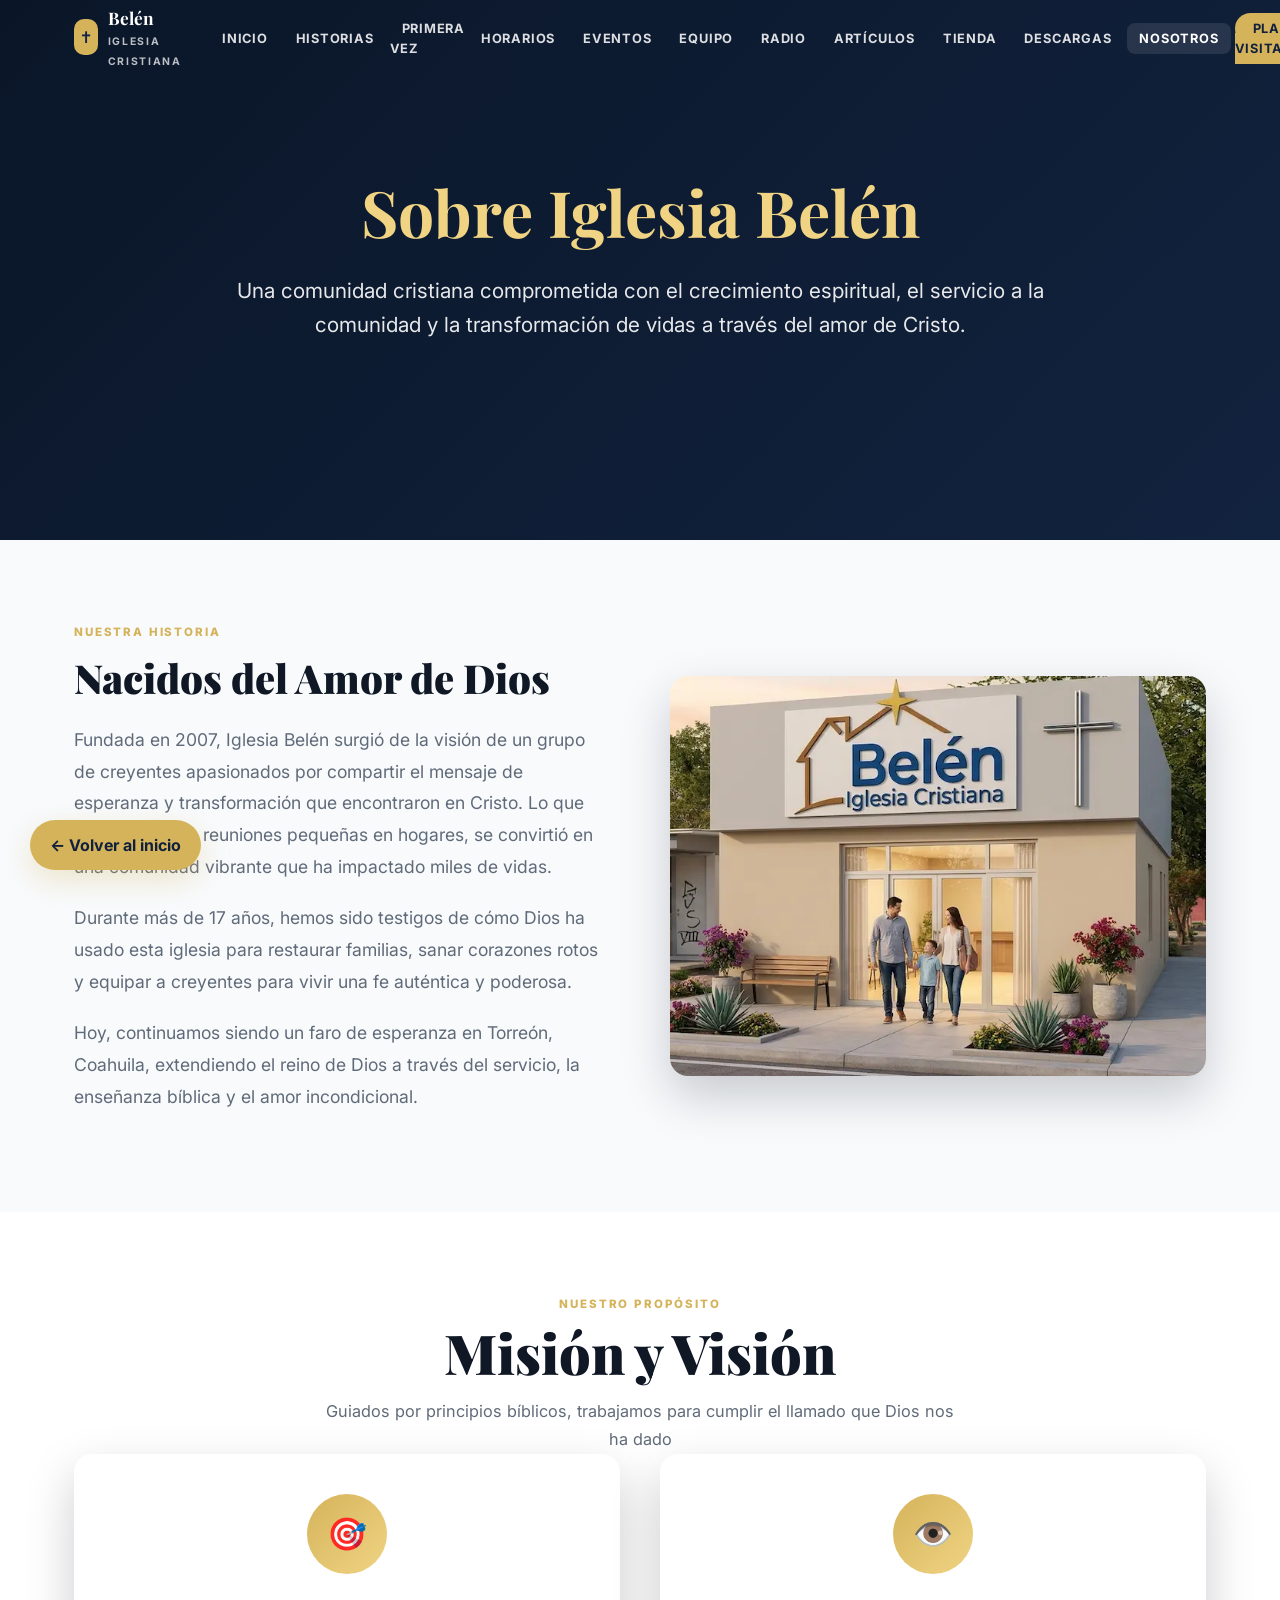
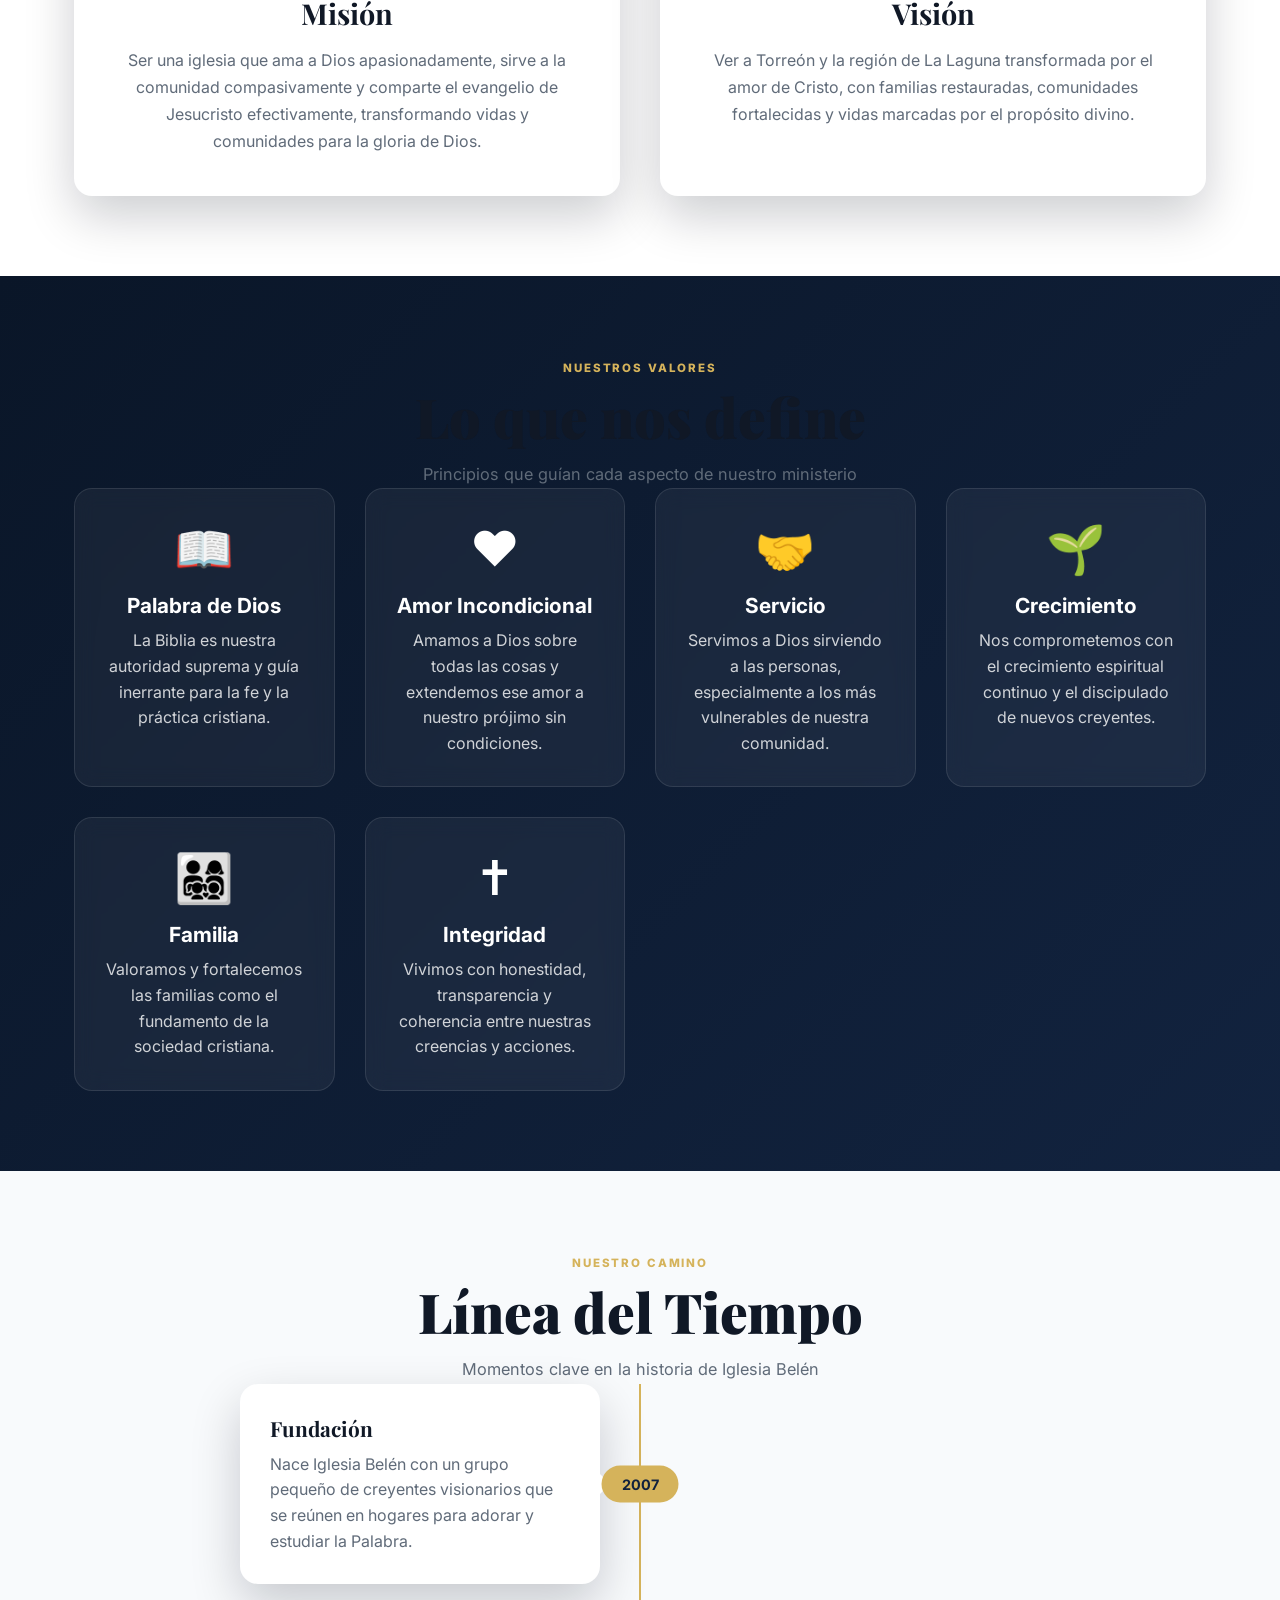
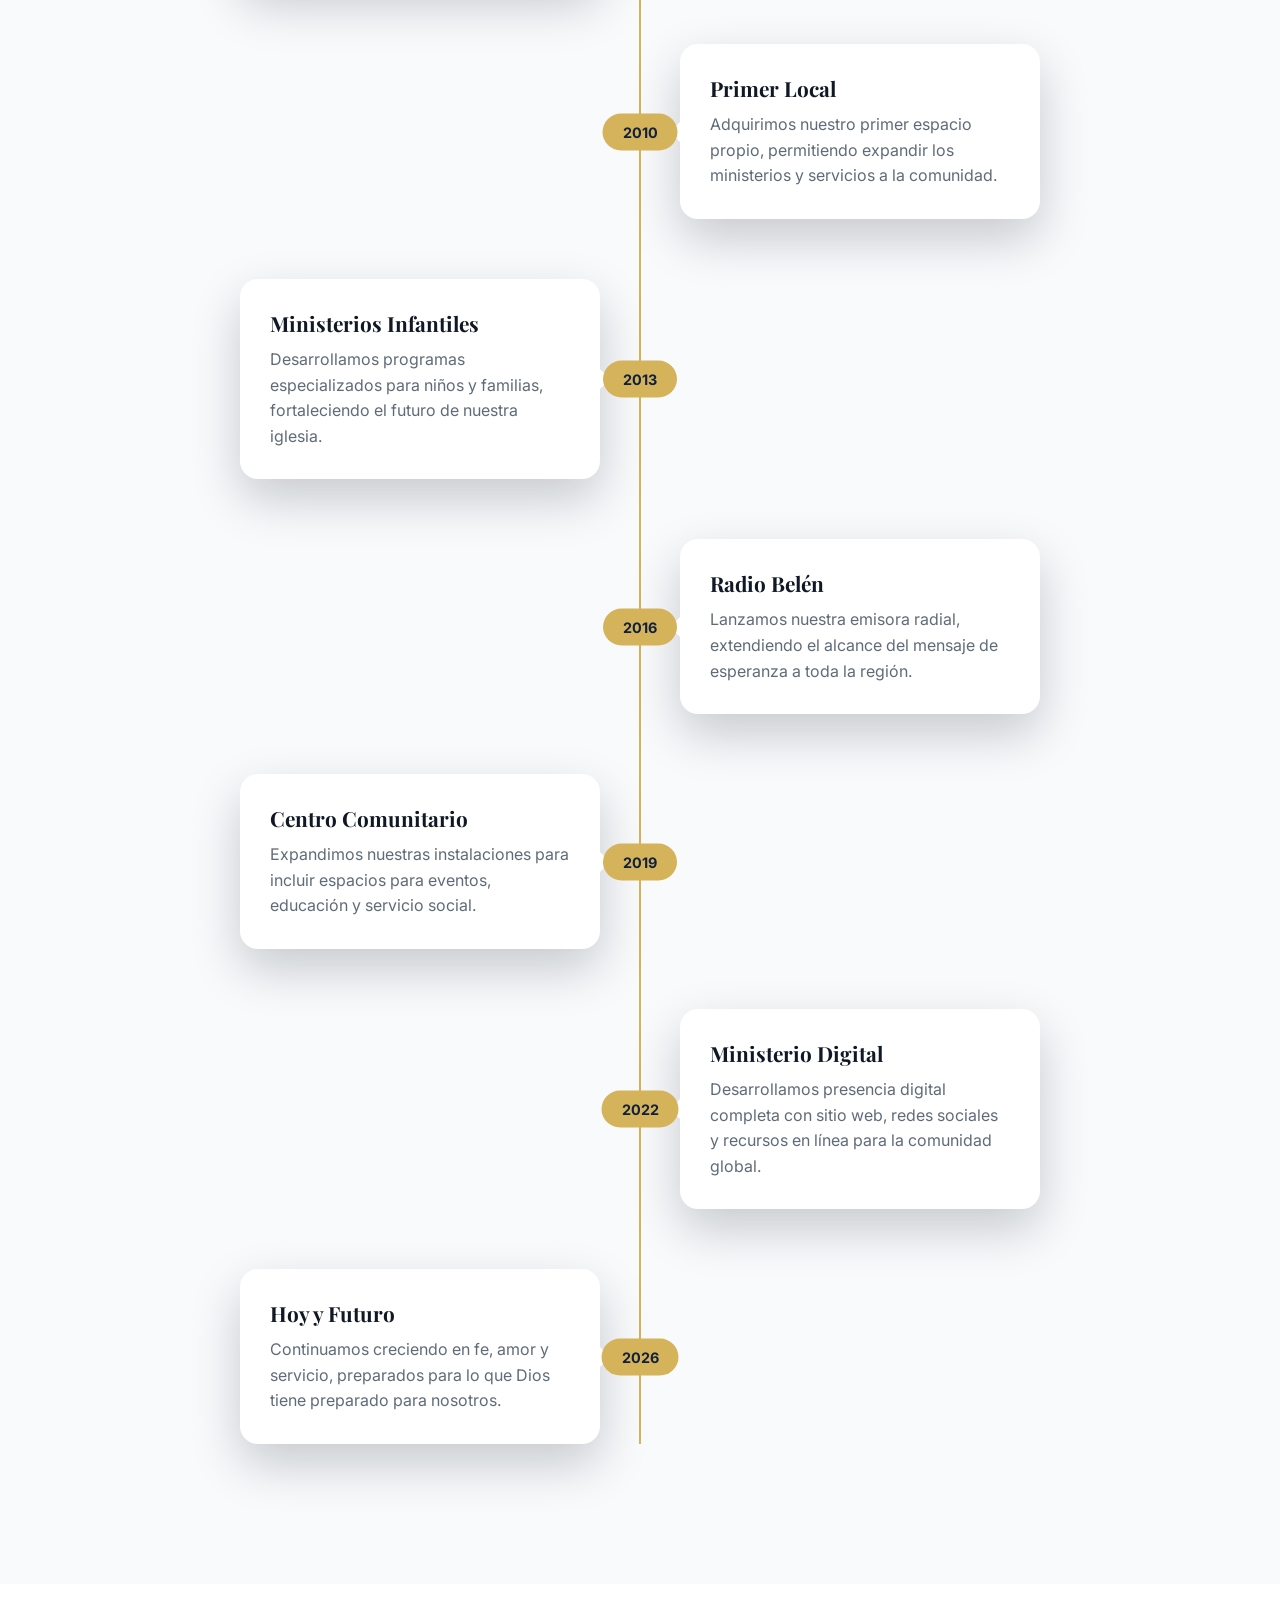
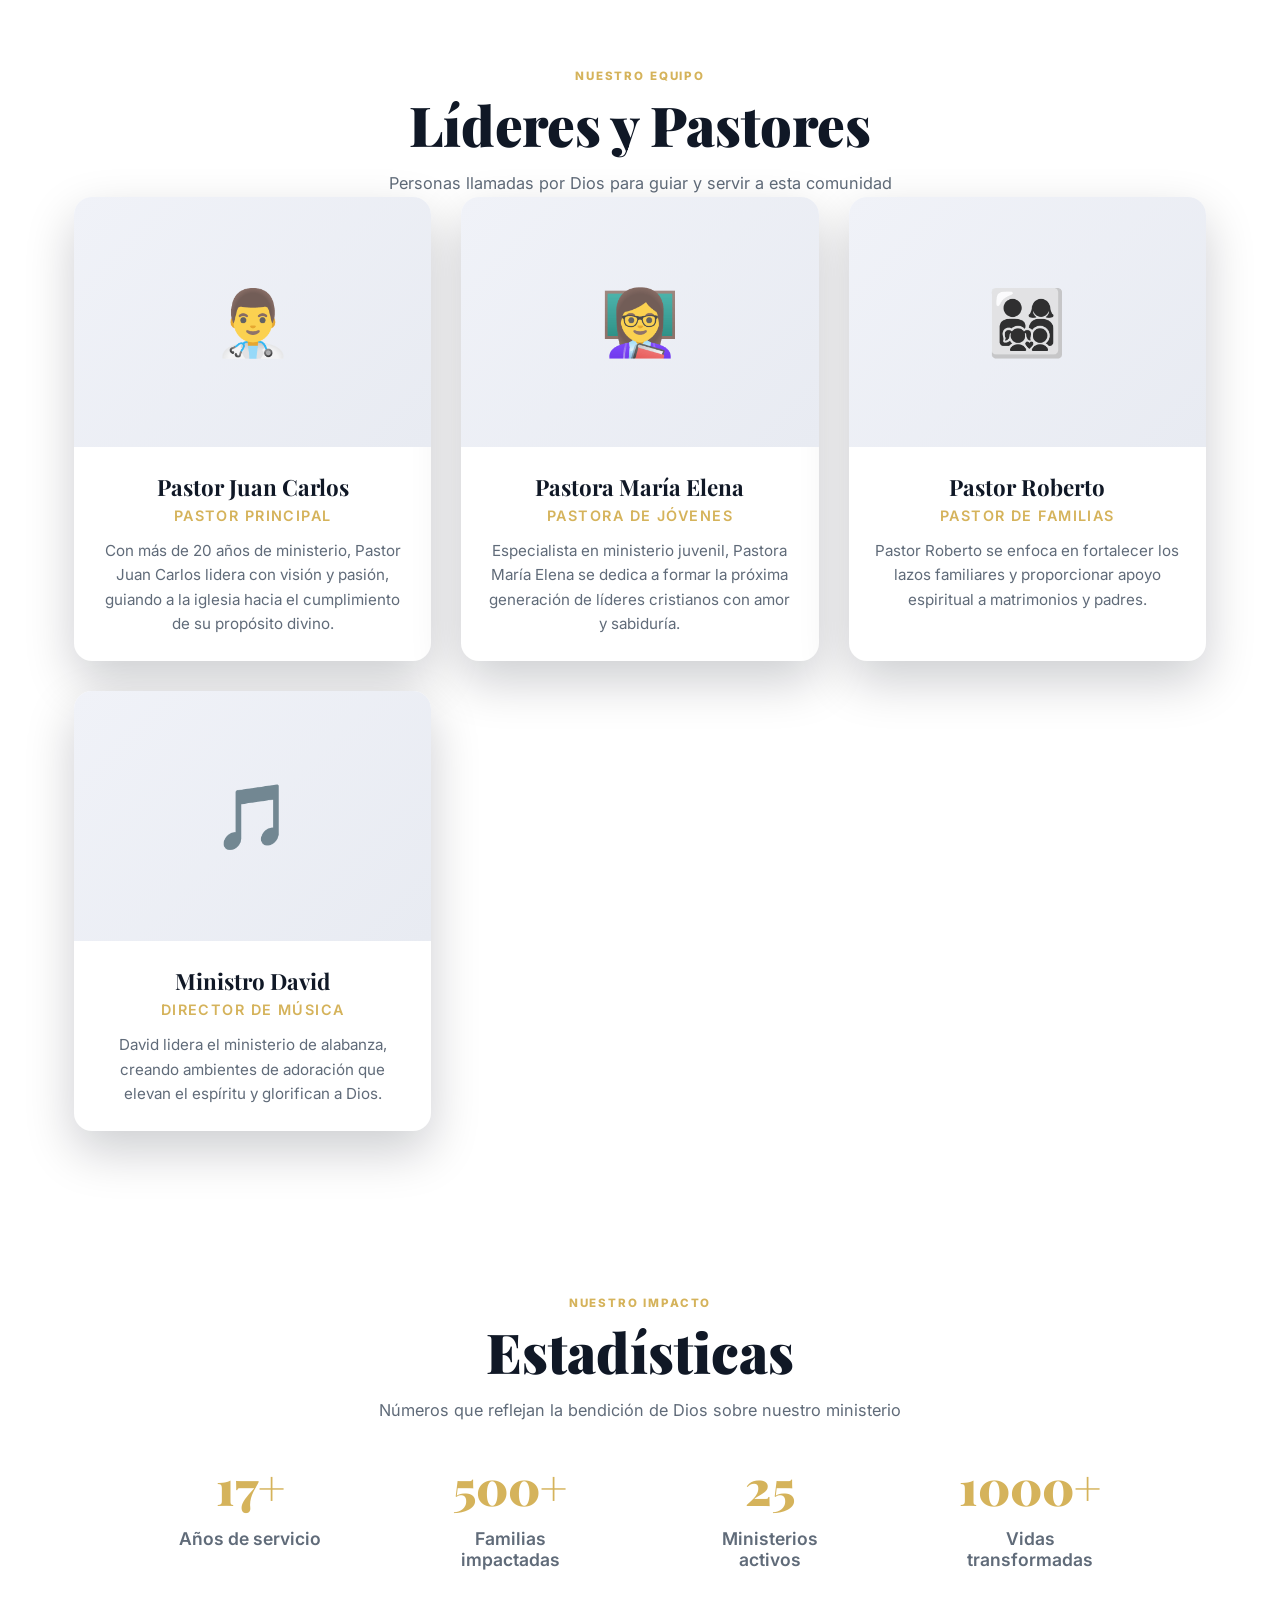
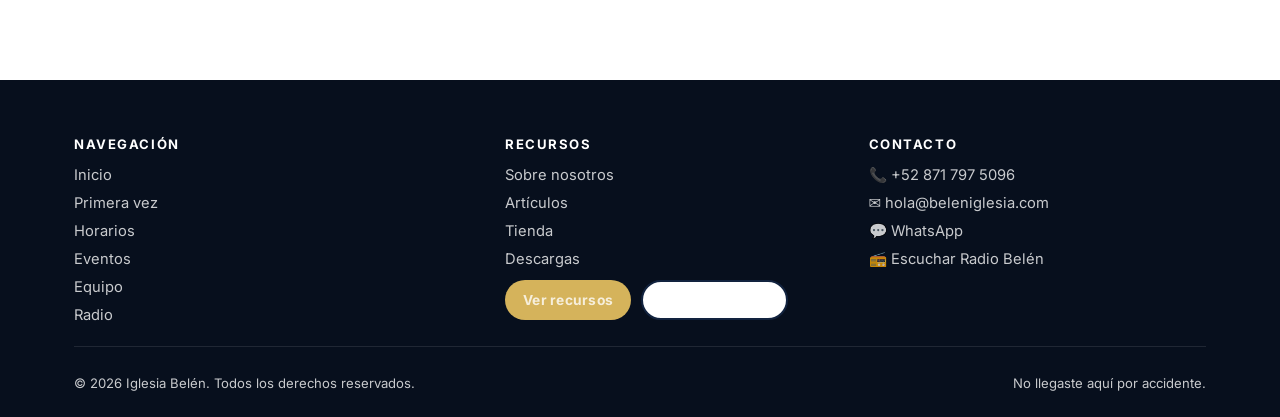
<file: nosotros.html>
<!DOCTYPE html>
<html lang="es-MX">
<head>
  <meta charset="UTF-8">
  <meta name="viewport" content="width=device-width, initial-scale=1.0">
  <meta name="description" content="Sobre nosotros - Iglesia Belén, una comunidad cristiana en Torreón dedicada a la fe, el servicio y el crecimiento espiritual.">
  <meta name="theme-color" content="#0A1628">
  <meta property="og:title" content="Sobre Nosotros | Iglesia Belén">
  <meta property="og:description" content="Conoce nuestra historia, misión, visión y valores. Una iglesia comprometida con la comunidad de Torreón desde hace más de 17 años.">
  <meta property="og:type" content="website">
  <meta property="og:url" content="https://www.beleniglesia.com/nosotros.html">
  <meta property="og:image" content="https://www.beleniglesia.com/img/iglesia2.webp">
  <title>Sobre Nosotros | Iglesia Belén</title>
  <link rel="preconnect" href="https://fonts.googleapis.com">
  <link rel="preconnect" href="https://fonts.gstatic.com" crossorigin>
  <link href="https://fonts.googleapis.com/css2?family=Playfair+Display:wght@700;900&family=Inter:wght@400;500;600;700;800&display=swap" rel="stylesheet">
  <link rel="icon" href="data:image/svg+xml,<svg xmlns='http://www.w3.org/2000/svg' viewBox='0 0 100 100'><text y='.9em' font-size='90'>✝</text></svg>">
  <style>
    :root {
      --bg: #081224;
      --bg-2: #0d1d39;
      --gold: #d5b35b;
      --gold-2: #f0d483;
      --text: #f7f9ff;
      --text-soft: rgba(255,255,255,.78);
      --ink: #101418;
      --ink-soft: #4d5562;
      --card: #ffffff;
      --line: #e8ebf2;
      --radius: 18px;
      --shadow: 0 20px 50px rgba(5,12,24,.2);
      --max: 1180px;
      --nav-h: 74px;
    }

    * { box-sizing: border-box; margin: 0; padding: 0; }
    html { scroll-behavior: smooth; }
    body {
      font-family: 'Inter', system-ui, sans-serif;
      color: var(--ink);
      background: #fff;
      overflow-x: hidden;
      -webkit-font-smoothing: antialiased;
    }

    img { display: block; max-width: 100%; }
    a { text-decoration: none; color: inherit; }
    ul { list-style: none; }
    button { font: inherit; border: none; background: none; cursor: pointer; }

    .container { max-width: var(--max); margin: 0 auto; padding: 0 24px; }
    .section { padding: 110px 0; }

    .tag {
      display: inline-block;
      letter-spacing: .16em;
      text-transform: uppercase;
      font-size: .72rem;
      font-weight: 800;
      color: var(--gold);
      margin-bottom: 12px;
    }

    .title {
      font-family: 'Playfair Display', serif;
      font-size: clamp(2rem, 4.3vw, 3.45rem);
      line-height: 1.08;
      color: #101826;
      font-weight: 900;
    }

    .sub {
      margin-top: 14px;
      color: #606b79;
      line-height: 1.75;
      font-size: 1.02rem;
      max-width: 640px;
    }

    .center { text-align: center; }
    .center .sub { margin-left: auto; margin-right: auto; }

    .skip-link {
      position: absolute;
      top: -40px;
      left: 6px;
      background: var(--gold);
      color: #11213d;
      padding: 8px;
      text-decoration: none;
      border-radius: 4px;
      z-index: 1000;
      font-weight: 600;
    }
    .skip-link:focus { top: 6px; }

    .btn {
      display: inline-flex;
      align-items: center;
      justify-content: center;
      gap: 8px;
      padding: 14px 28px;
      border-radius: 999px;
      font-weight: 700;
      letter-spacing: .02em;
      transition: all .35s cubic-bezier(.22,1,.36,1);
      white-space: nowrap;
    }

    .btn-gold { background: var(--gold); color: #11213d; }
    .btn-gold:hover { transform: translateY(-2px); background: var(--gold-2); }
    .btn-outline {
      border: 1.5px solid rgba(255,255,255,.56);
      color: #fff;
      background: rgba(255,255,255,.04);
    }
    .btn-outline:hover { background: rgba(255,255,255,.12); }
    .btn-dark { background: #11213d; color: #fff; }
    .btn-dark:hover { transform: translateY(-2px); background: #19345f; }
    .btn-light-outline {
      border: 2px solid #12233f;
      color: #12233f;
      background: #fff;
      padding: 12px 24px;
    }
    .btn-light-outline:hover { border-color: var(--gold); color: var(--gold); }

    .reveal {
      opacity: 0;
      transform: translateY(26px);
      transition: opacity .9s ease, transform .9s cubic-bezier(.22,1,.36,1);
    }
    .reveal.visible {
      opacity: 1;
      transform: none;
    }
    .d1 { transition-delay: .08s; }
    .d2 { transition-delay: .16s; }
    .d3 { transition-delay: .24s; }
    .d4 { transition-delay: .32s; }

    #navbar {
      position: fixed;
      inset: 0 0 auto 0;
      height: var(--nav-h);
      z-index: 1100;
      transition: .35s ease;
      background: transparent;
    }

    #navbar.scrolled {
      background: rgba(7,16,31,.88);
      backdrop-filter: blur(14px);
      border-bottom: 1px solid rgba(255,255,255,.08);
    }

    .nav-inner {
      height: var(--nav-h);
      display: flex;
      align-items: center;
      justify-content: space-between;
      gap: 16px;
    }

    .brand {
      display: flex;
      align-items: center;
      gap: 10px;
      color: #fff;
    }

    .brand-badge {
      width: 36px;
      height: 36px;
      border-radius: 10px;
      background: var(--gold);
      display: grid;
      place-items: center;
      color: #132444;
      font-weight: 900;
    }

    .brand-text strong {
      display: block;
      font-family: 'Playfair Display', serif;
      font-size: 1.08rem;
    }

    .brand-text span {
      font-size: .65rem;
      letter-spacing: .16em;
      opacity: .72;
      text-transform: uppercase;
      font-weight: 700;
    }

    .nav-links { display: flex; align-items: center; gap: 4px; }

    .nav-links a {
      color: rgba(255,255,255,.86);
      padding: 8px 12px;
      border-radius: 8px;
      font-size: .8rem;
      text-transform: uppercase;
      letter-spacing: .06em;
      font-weight: 700;
    }

    .nav-links a:hover,
    .nav-links a.active {
      background: rgba(255,255,255,.1);
      color: #fff;
    }

    .nav-cta {
      background: var(--gold);
      color: #11213d !important;
      padding: 8px 18px !important;
      border-radius: 999px !important;
    }

    .hamburger { display: none; flex-direction: column; gap: 5px; }
    .hamburger span { width: 22px; height: 2px; background: #fff; }

    #mobile-menu {
      position: fixed;
      top: var(--nav-h);
      left: 0;
      right: 0;
      z-index: 1099;
      background: rgba(9,18,34,.98);
      transform: translateY(-120%);
      transition: .35s ease;
      padding: 16px 24px;
      display: flex;
      flex-direction: column;
      gap: 8px;
    }

    #mobile-menu.open { transform: none; }

    #mobile-menu a {
      color: #fff;
      padding: 10px;
      border-radius: 8px;
      font-weight: 600;
    }

    #mobile-menu a:hover { background: rgba(255,255,255,.08); }

    footer {
      background: #070f1d;
      color: rgba(255,255,255,.78);
      padding: 56px 0 26px;
    }

    .footer-grid {
      display: grid;
      grid-template-columns: 1.2fr 1fr 1fr;
      gap: 26px;
      border-bottom: 1px solid rgba(255,255,255,.1);
      padding-bottom: 22px;
    }

    .footer-col h4 {
      color: #fff;
      font-size: .82rem;
      letter-spacing: .12em;
      text-transform: uppercase;
      margin-bottom: 12px;
    }

    .footer-col ul {
      display: grid;
      gap: 8px;
    }

    .footer-col a {
      color: rgba(255,255,255,.78);
      font-size: .92rem;
    }

    .footer-col a:hover { color: var(--gold-2); }

    .footer-cta {
      display: flex;
      gap: 10px;
      flex-wrap: wrap;
      margin-top: 12px;
    }

    .foot-bottom {
      display: flex;
      justify-content: space-between;
      gap: 12px;
      flex-wrap: wrap;
      padding-top: 14px;
      margin-top: 14px;
      font-size: .82rem;
    }

    @media (max-width: 1024px) {
      .proof-grid,
      .team-grid {
        grid-template-columns: 1fr;
      }

      .first-grid,
      .radio-wrap,
      .footer-grid {
        grid-template-columns: 1fr;
      }

      .schedule-grid {
        grid-template-columns: 1fr 1fr;
      }

      .events-grid {
        grid-template-columns: 1fr;
      }
    }

    @media (max-width: 760px) {
      :root { --nav-h: 66px; }

      .nav-links { display: none; }
      .hamburger { display: flex; }

      .hero-copy p { font-size: 1rem; }

      .hero-actions {
        flex-direction: column;
        align-items: flex-start;
      }

      .section { padding: 84px 0; }
      .dots { left: 16px; }

      .arrows { display: none; }

      .schedule-grid {
        grid-template-columns: 1fr;
      }
    }

    /* Estilos específicos para nosotros */
    .hero-nosotros {
      position: relative;
      min-height: 60vh;
      background: linear-gradient(135deg, #0a1628 0%, #12233f 100%);
      display: flex;
      align-items: center;
      color: #fff;
      text-align: center;
    }

    .hero-nosotros .container {
      max-width: 900px;
    }

    .hero-nosotros h1 {
      font-family: 'Playfair Display', serif;
      font-size: clamp(2.5rem, 6vw, 4rem);
      margin-bottom: 20px;
      color: var(--gold-2);
    }

    .hero-nosotros p {
      font-size: 1.3rem;
      color: rgba(255,255,255,.9);
      margin-bottom: 30px;
      line-height: 1.6;
    }

    .story-section {
      background: #f8fafc;
      padding: 80px 0;
    }

    .story-grid {
      display: grid;
      grid-template-columns: 1fr 1fr;
      gap: 60px;
      align-items: center;
    }

    .story-content h2 {
      font-family: 'Playfair Display', serif;
      font-size: 2.5rem;
      color: #101826;
      margin-bottom: 20px;
      font-weight: 900;
    }

    .story-content p {
      color: #606b79;
      line-height: 1.8;
      margin-bottom: 20px;
      font-size: 1.1rem;
    }

    .story-image {
      border-radius: var(--radius);
      overflow: hidden;
      box-shadow: var(--shadow);
      position: relative;
    }

    .story-image img {
      width: 100%;
      height: 400px;
      object-fit: cover;
      transition: transform .3s ease;
    }

    .story-image:hover img {
      transform: scale(1.05);
    }

    .mission-vision {
      padding: 80px 0;
    }

    .mv-grid {
      display: grid;
      grid-template-columns: 1fr 1fr;
      gap: 40px;
    }

    .mv-card {
      background: var(--card);
      padding: 40px;
      border-radius: var(--radius);
      box-shadow: var(--shadow);
      text-align: center;
      transition: transform .3s ease;
    }

    .mv-card:hover {
      transform: translateY(-10px);
    }

    .mv-icon {
      width: 80px;
      height: 80px;
      border-radius: 50%;
      background: linear-gradient(135deg, var(--gold), var(--gold-2));
      display: flex;
      align-items: center;
      justify-content: center;
      margin: 0 auto 20px;
      font-size: 2rem;
      color: #11213d;
    }

    .mv-card h3 {
      font-family: 'Playfair Display', serif;
      font-size: 1.8rem;
      color: #101826;
      margin-bottom: 15px;
      font-weight: 700;
    }

    .mv-card p {
      color: #606b79;
      line-height: 1.7;
      font-size: 1rem;
    }

    .values-section {
      background: linear-gradient(135deg, #0a1628 0%, #12233f 100%);
      color: #fff;
      padding: 80px 0;
    }

    .values-grid {
      display: grid;
      grid-template-columns: repeat(auto-fit, minmax(250px, 1fr));
      gap: 30px;
    }

    .value-item {
      text-align: center;
      padding: 30px;
      background: rgba(255,255,255,.05);
      border-radius: var(--radius);
      backdrop-filter: blur(10px);
      border: 1px solid rgba(255,255,255,.1);
    }

    .value-icon {
      font-size: 3rem;
      margin-bottom: 15px;
      display: block;
    }

    .value-item h4 {
      font-size: 1.3rem;
      margin-bottom: 10px;
      font-weight: 700;
    }

    .value-item p {
      color: rgba(255,255,255,.8);
      line-height: 1.6;
    }

    .team-section {
      padding: 80px 0;
    }

    .team-grid {
      display: grid;
      grid-template-columns: repeat(auto-fit, minmax(280px, 1fr));
      gap: 30px;
    }

    .team-member {
      background: var(--card);
      border-radius: var(--radius);
      overflow: hidden;
      box-shadow: var(--shadow);
      transition: transform .3s ease;
    }

    .team-member:hover {
      transform: translateY(-10px);
    }

    .team-photo {
      height: 250px;
      background: linear-gradient(135deg, #f0f2f8 0%, #e8ebf2 100%);
      display: flex;
      align-items: center;
      justify-content: center;
      position: relative;
      overflow: hidden;
    }

    .team-photo img {
      width: 100%;
      height: 100%;
      object-fit: cover;
      transition: transform .3s ease;
    }

    .team-member:hover .team-photo img {
      transform: scale(1.05);
    }

    .team-icon {
      font-size: 4rem;
      color: var(--gold);
      opacity: .8;
    }

    .team-info {
      padding: 25px;
      text-align: center;
    }

    .team-name {
      font-family: 'Playfair Display', serif;
      font-size: 1.4rem;
      color: #101826;
      margin-bottom: 5px;
      font-weight: 700;
    }

    .team-role {
      color: var(--gold);
      font-weight: 600;
      margin-bottom: 15px;
      text-transform: uppercase;
      letter-spacing: .1em;
      font-size: .9rem;
    }

    .team-bio {
      color: #606b79;
      line-height: 1.6;
      font-size: .95rem;
    }

    .timeline-section {
      background: #f8fafc;
      padding: 80px 0;
    }

    .timeline {
      position: relative;
      max-width: 800px;
      margin: 0 auto;
    }

    .timeline::before {
      content: '';
      position: absolute;
      left: 50%;
      top: 0;
      bottom: 0;
      width: 2px;
      background: var(--gold);
      transform: translateX(-50%);
    }

    .timeline-item {
      position: relative;
      margin-bottom: 60px;
      display: flex;
      align-items: center;
      justify-content: space-between;
    }

    .timeline-item:nth-child(even) {
      flex-direction: row-reverse;
    }

    .timeline-content {
      width: 45%;
      background: var(--card);
      padding: 30px;
      border-radius: var(--radius);
      box-shadow: var(--shadow);
      position: relative;
    }

    .timeline-content::before {
      content: '';
      position: absolute;
      top: 50%;
      width: 0;
      height: 0;
      border: 10px solid transparent;
      transform: translateY(-50%);
    }

    .timeline-item:nth-child(odd) .timeline-content::before {
      right: -20px;
      border-left-color: var(--card);
    }

    .timeline-item:nth-child(even) .timeline-content::before {
      left: -20px;
      border-right-color: var(--card);
    }

    .timeline-year {
      position: absolute;
      left: 50%;
      top: 50%;
      transform: translate(-50%, -50%);
      background: var(--gold);
      color: #11213d;
      padding: 10px 20px;
      border-radius: 25px;
      font-weight: 700;
      font-size: .9rem;
      z-index: 2;
    }

    .timeline-content h4 {
      font-family: 'Playfair Display', serif;
      font-size: 1.3rem;
      color: #101826;
      margin-bottom: 10px;
      font-weight: 700;
    }

    .timeline-content p {
      color: #606b79;
      line-height: 1.6;
    }

    .stats-nosotros {
      padding: 80px 0;
      text-align: center;
    }

    .stats-nosotros-grid {
      display: grid;
      grid-template-columns: repeat(auto-fit, minmax(200px, 1fr));
      gap: 40px;
      max-width: 1000px;
      margin: 0 auto;
    }

    .stat-nosotros-item {
      padding: 30px;
    }

    .stat-nosotros-number {
      font-family: 'Playfair Display', serif;
      font-size: 3rem;
      color: var(--gold);
      font-weight: 900;
      margin-bottom: 10px;
    }

    .stat-nosotros-label {
      color: #606b79;
      font-size: 1.1rem;
      font-weight: 600;
    }

    .back-btn {
      position: fixed;
      bottom: 30px;
      left: 30px;
      background: var(--gold);
      color: #11213d;
      padding: 15px 20px;
      border-radius: 50px;
      font-weight: 700;
      box-shadow: 0 10px 30px rgba(213,179,91,.3);
      z-index: 1000;
      transition: all .3s ease;
    }

    .back-btn:hover {
      transform: translateY(-3px);
      box-shadow: 0 15px 40px rgba(213,179,91,.4);
    }

    @media (max-width: 768px) {
      .story-grid,
      .mv-grid {
        grid-template-columns: 1fr;
      }

      .timeline::before {
        left: 20px;
      }

      .timeline-item {
        flex-direction: row !important;
        margin-left: 40px;
      }

      .timeline-content {
        width: calc(100% - 40px);
      }

      .timeline-content::before {
        left: -20px !important;
        border-right-color: var(--card) !important;
        border-left-color: transparent !important;
      }

      .timeline-year {
        left: 20px !important;
        transform: translateY(-50%);
      }

      .back-btn {
        bottom: 20px;
        left: 20px;
        padding: 12px 16px;
        font-size: .9rem;
      }
    }
  </style>
</head>
<body>
  <a href="#main" class="skip-link">Saltar al contenido principal</a>
  <header>
    <nav id="navbar" aria-label="Navegación principal">
      <div class="container nav-inner">
        <a href="index.html" class="brand" aria-label="Iglesia Belén inicio">
          <span class="brand-badge">✝</span>
          <span class="brand-text">
            <strong>Belén</strong>
            <span>Iglesia Cristiana</span>
          </span>
        </a>

        <ul class="nav-links" id="nav-links">
          <li><a href="index.html">Inicio</a></li>
          <li><a href="index.html#prueba-social">Historias</a></li>
          <li><a href="index.html#primera-vez">Primera vez</a></li>
          <li><a href="index.html#horarios">Horarios</a></li>
          <li><a href="index.html#eventos">Eventos</a></li>
          <li><a href="index.html#equipo">Equipo</a></li>
          <li><a href="radio/index.html">Radio</a></li>
          <li><a href="articulos.html">Artículos</a></li>
          <li><a href="tienda.html">Tienda</a></li>
          <li><a href="descargas.html">Descargas</a></li>
          <li><a href="nosotros.html" class="active">Nosotros</a></li>
          <li><a href="index.html#cta-final" class="nav-cta">Planear visita</a></li>
        </ul>

        <button class="hamburger" id="hamburger" aria-label="Abrir menú" aria-expanded="false">
          <span></span><span></span><span></span>
        </button>
      </div>
    </nav>

    <div id="mobile-menu" role="menu">
      <a href="index.html">Inicio</a>
      <a href="index.html#prueba-social">Historias</a>
      <a href="index.html#primera-vez">Primera vez</a>
      <a href="index.html#horarios">Horarios</a>
      <a href="index.html#eventos">Eventos</a>
      <a href="index.html#equipo">Equipo</a>
      <a href="radio/index.html">Radio</a>
      <a href="articulos.html">Artículos</a>
      <a href="tienda.html">Tienda</a>
      <a href="descargas.html">Descargas</a>
      <a href="nosotros.html">Nosotros</a>
      <a href="index.html#cta-final">Planear visita</a>
    </div>
  </header>

  <main id="main">
    <section class="hero-nosotros reveal">
      <div class="container">
        <h1>Sobre Iglesia Belén</h1>
        <p>Una comunidad cristiana comprometida con el crecimiento espiritual, el servicio a la comunidad y la transformación de vidas a través del amor de Cristo.</p>
      </div>
    </section>

    <section class="story-section">
      <div class="container">
        <div class="story-grid">
          <div class="story-content reveal d1">
            <div class="tag">Nuestra Historia</div>
            <h2>Nacidos del Amor de Dios</h2>
            <p>Fundada en 2007, Iglesia Belén surgió de la visión de un grupo de creyentes apasionados por compartir el mensaje de esperanza y transformación que encontraron en Cristo. Lo que comenzó como reuniones pequeñas en hogares, se convirtió en una comunidad vibrante que ha impactado miles de vidas.</p>
            <p>Durante más de 17 años, hemos sido testigos de cómo Dios ha usado esta iglesia para restaurar familias, sanar corazones rotos y equipar a creyentes para vivir una fe auténtica y poderosa.</p>
            <p>Hoy, continuamos siendo un faro de esperanza en Torreón, Coahuila, extendiendo el reino de Dios a través del servicio, la enseñanza bíblica y el amor incondicional.</p>
          </div>
          <div class="story-image reveal d2">
            <img src="img/iglesia2.webp" alt="Iglesia Belén - Comunidad cristiana en Torreón" loading="lazy">
          </div>
        </div>
      </div>
    </section>

    <section class="mission-vision">
      <div class="container">
        <div class="center">
          <div class="tag">Nuestro Propósito</div>
          <h2 class="title">Misión y Visión</h2>
          <p class="sub">Guiados por principios bíblicos, trabajamos para cumplir el llamado que Dios nos ha dado</p>
        </div>

        <div class="mv-grid">
          <div class="mv-card reveal d1">
            <div class="mv-icon">🎯</div>
            <h3>Misión</h3>
            <p>Ser una iglesia que ama a Dios apasionadamente, sirve a la comunidad compasivamente y comparte el evangelio de Jesucristo efectivamente, transformando vidas y comunidades para la gloria de Dios.</p>
          </div>
          <div class="mv-card reveal d2">
            <div class="mv-icon">👁️</div>
            <h3>Visión</h3>
            <p>Ver a Torreón y la región de La Laguna transformada por el amor de Cristo, con familias restauradas, comunidades fortalecidas y vidas marcadas por el propósito divino.</p>
          </div>
        </div>
      </div>
    </section>

    <section class="values-section">
      <div class="container">
        <div class="center">
          <div class="tag">Nuestros Valores</div>
          <h2 class="title">Lo que nos define</h2>
          <p class="sub">Principios que guían cada aspecto de nuestro ministerio</p>
        </div>

        <div class="values-grid">
          <div class="value-item reveal d1">
            <span class="value-icon">📖</span>
            <h4>Palabra de Dios</h4>
            <p>La Biblia es nuestra autoridad suprema y guía inerrante para la fe y la práctica cristiana.</p>
          </div>
          <div class="value-item reveal d2">
            <span class="value-icon">❤️</span>
            <h4>Amor Incondicional</h4>
            <p>Amamos a Dios sobre todas las cosas y extendemos ese amor a nuestro prójimo sin condiciones.</p>
          </div>
          <div class="value-item reveal d3">
            <span class="value-icon">🤝</span>
            <h4>Servicio</h4>
            <p>Servimos a Dios sirviendo a las personas, especialmente a los más vulnerables de nuestra comunidad.</p>
          </div>
          <div class="value-item reveal d4">
            <span class="value-icon">🌱</span>
            <h4>Crecimiento</h4>
            <p>Nos comprometemos con el crecimiento espiritual continuo y el discipulado de nuevos creyentes.</p>
          </div>
          <div class="value-item reveal d1">
            <span class="value-icon">👨‍👩‍👧‍👦</span>
            <h4>Familia</h4>
            <p>Valoramos y fortalecemos las familias como el fundamento de la sociedad cristiana.</p>
          </div>
          <div class="value-item reveal d2">
            <span class="value-icon">✝️</span>
            <h4>Integridad</h4>
            <p>Vivimos con honestidad, transparencia y coherencia entre nuestras creencias y acciones.</p>
          </div>
        </div>
      </div>
    </section>

    <section class="timeline-section">
      <div class="container">
        <div class="center">
          <div class="tag">Nuestro Camino</div>
          <h2 class="title">Línea del Tiempo</h2>
          <p class="sub">Momentos clave en la historia de Iglesia Belén</p>
        </div>

        <div class="timeline">
          <div class="timeline-item reveal d1">
            <div class="timeline-content">
              <h4>Fundación</h4>
              <p>Nace Iglesia Belén con un grupo pequeño de creyentes visionarios que se reúnen en hogares para adorar y estudiar la Palabra.</p>
            </div>
            <div class="timeline-year">2007</div>
          </div>

          <div class="timeline-item reveal d2">
            <div class="timeline-content">
              <h4>Primer Local</h4>
              <p>Adquirimos nuestro primer espacio propio, permitiendo expandir los ministerios y servicios a la comunidad.</p>
            </div>
            <div class="timeline-year">2010</div>
          </div>

          <div class="timeline-item reveal d3">
            <div class="timeline-content">
              <h4>Ministerios Infantiles</h4>
              <p>Desarrollamos programas especializados para niños y familias, fortaleciendo el futuro de nuestra iglesia.</p>
            </div>
            <div class="timeline-year">2013</div>
          </div>

          <div class="timeline-item reveal d4">
            <div class="timeline-content">
              <h4>Radio Belén</h4>
              <p>Lanzamos nuestra emisora radial, extendiendo el alcance del mensaje de esperanza a toda la región.</p>
            </div>
            <div class="timeline-year">2016</div>
          </div>

          <div class="timeline-item reveal d1">
            <div class="timeline-content">
              <h4>Centro Comunitario</h4>
              <p>Expandimos nuestras instalaciones para incluir espacios para eventos, educación y servicio social.</p>
            </div>
            <div class="timeline-year">2019</div>
          </div>

          <div class="timeline-item reveal d2">
            <div class="timeline-content">
              <h4>Ministerio Digital</h4>
              <p>Desarrollamos presencia digital completa con sitio web, redes sociales y recursos en línea para la comunidad global.</p>
            </div>
            <div class="timeline-year">2022</div>
          </div>

          <div class="timeline-item reveal d3">
            <div class="timeline-content">
              <h4>Hoy y Futuro</h4>
              <p>Continuamos creciendo en fe, amor y servicio, preparados para lo que Dios tiene preparado para nosotros.</p>
            </div>
            <div class="timeline-year">2026</div>
          </div>
        </div>
      </div>
    </section>

    <section class="team-section">
      <div class="container">
        <div class="center">
          <div class="tag">Nuestro Equipo</div>
          <h2 class="title">Líderes y Pastores</h2>
          <p class="sub">Personas llamadas por Dios para guiar y servir a esta comunidad</p>
        </div>

        <div class="team-grid">
          <div class="team-member reveal d1">
            <div class="team-photo">
              <span class="team-icon">👨‍⚕️</span>
            </div>
            <div class="team-info">
              <h3 class="team-name">Pastor Juan Carlos</h3>
              <div class="team-role">Pastor Principal</div>
              <p class="team-bio">Con más de 20 años de ministerio, Pastor Juan Carlos lidera con visión y pasión, guiando a la iglesia hacia el cumplimiento de su propósito divino.</p>
            </div>
          </div>

          <div class="team-member reveal d2">
            <div class="team-photo">
              <span class="team-icon">👩‍🏫</span>
            </div>
            <div class="team-info">
              <h3 class="team-name">Pastora María Elena</h3>
              <div class="team-role">Pastora de Jóvenes</div>
              <p class="team-bio">Especialista en ministerio juvenil, Pastora María Elena se dedica a formar la próxima generación de líderes cristianos con amor y sabiduría.</p>
            </div>
          </div>

          <div class="team-member reveal d3">
            <div class="team-photo">
              <span class="team-icon">👨‍👩‍👧‍👦</span>
            </div>
            <div class="team-info">
              <h3 class="team-name">Pastor Roberto</h3>
              <div class="team-role">Pastor de Familias</div>
              <p class="team-bio">Pastor Roberto se enfoca en fortalecer los lazos familiares y proporcionar apoyo espiritual a matrimonios y padres.</p>
            </div>
          </div>

          <div class="team-member reveal d4">
            <div class="team-photo">
              <span class="team-icon">🎵</span>
            </div>
            <div class="team-info">
              <h3 class="team-name">Ministro David</h3>
              <div class="team-role">Director de Música</div>
              <p class="team-bio">David lidera el ministerio de alabanza, creando ambientes de adoración que elevan el espíritu y glorifican a Dios.</p>
            </div>
          </div>
        </div>
      </div>
    </section>

    <section class="stats-nosotros">
      <div class="container">
        <div class="center">
          <div class="tag">Nuestro Impacto</div>
          <h2 class="title">Estadísticas</h2>
          <p class="sub">Números que reflejan la bendición de Dios sobre nuestro ministerio</p>
        </div>

        <div class="stats-nosotros-grid">
          <div class="stat-nosotros-item reveal d1">
            <div class="stat-nosotros-number">17+</div>
            <div class="stat-nosotros-label">Años de servicio</div>
          </div>
          <div class="stat-nosotros-item reveal d2">
            <div class="stat-nosotros-number">500+</div>
            <div class="stat-nosotros-label">Familias impactadas</div>
          </div>
          <div class="stat-nosotros-item reveal d3">
            <div class="stat-nosotros-number">25</div>
            <div class="stat-nosotros-label">Ministerios activos</div>
          </div>
          <div class="stat-nosotros-item reveal d4">
            <div class="stat-nosotros-number">1000+</div>
            <div class="stat-nosotros-label">Vidas transformadas</div>
          </div>
        </div>
      </div>
    </section>
  </main>

  <a href="index.html" class="back-btn" aria-label="Volver al inicio">
    ← Volver al inicio
  </a>

  <footer>
    <div class="container">
      <div class="footer-grid">
        <div class="footer-col">
          <h4>Navegación</h4>
          <ul>
            <li><a href="index.html">Inicio</a></li>
            <li><a href="index.html#primera-vez">Primera vez</a></li>
            <li><a href="index.html#horarios">Horarios</a></li>
            <li><a href="index.html#eventos">Eventos</a></li>
            <li><a href="index.html#equipo">Equipo</a></li>
            <li><a href="radio/index.html">Radio</a></li>
          </ul>
        </div>

        <div class="footer-col">
          <h4>Recursos</h4>
          <ul>
            <li><a href="nosotros.html">Sobre nosotros</a></li>
            <li><a href="articulos.html">Artículos</a></li>
            <li><a href="tienda.html">Tienda</a></li>
            <li><a href="descargas.html">Descargas</a></li>
          </ul>
          <div class="footer-cta">
            <a href="descargas.html" class="btn btn-gold" style="padding: 10px 18px; font-size: .86rem">Ver recursos</a>
            <a href="tienda.html" class="btn btn-light-outline" style="padding: 10px 18px; font-size: .86rem">Explorar tienda</a>
          </div>
        </div>

        <div class="footer-col">
          <h4>Contacto</h4>
          <ul>
            <li><a href="tel:+528717975096">📞 +52 871 797 5096</a></li>
            <li><a href="mailto:hola@beleniglesia.com">✉ hola@beleniglesia.com</a></li>
            <li><a href="https://wa.me/528717975096" target="_blank" rel="noopener">💬 WhatsApp</a></li>
            <li><a href="radio/index.html">📻 Escuchar Radio Belén</a></li>
          </ul>
        </div>
      </div>

      <div class="foot-bottom">
        <span>© 2026 Iglesia Belén. Todos los derechos reservados.</span>
        <span>No llegaste aquí por accidente.</span>
      </div>
    </div>
  </footer>

  <script>
    (() => {
      const navbar = document.getElementById("navbar");
      const hamburger = document.getElementById("hamburger");
      const mobileMenu = document.getElementById("mobile-menu");

      window.addEventListener(
        "scroll",
        () => {
          navbar.classList.toggle("scrolled", window.scrollY > 24);
        },
        { passive: true }
      );

      hamburger?.addEventListener("click", () => {
        const open = mobileMenu.classList.toggle("open");
        hamburger.setAttribute("aria-expanded", open ? "true" : "false");
      });

      mobileMenu.querySelectorAll("a").forEach((a) =>
        a.addEventListener("click", () => {
          mobileMenu.classList.remove("open");
          hamburger.setAttribute("aria-expanded", "false");
        })
      );

      const io = new IntersectionObserver(
        (entries) => {
          entries.forEach((e) => {
            if (e.isIntersecting) e.target.classList.add("visible");
          });
        },
        { threshold: 0.12, rootMargin: "0px 0px -40px 0px" }
      );

      document.querySelectorAll(".reveal").forEach((el) => io.observe(el));
    })();
  </script>
</body>
</html>
</file>
<file: radio/styles.css>
/* ═══════════════════════════════════════════════════════════════
   RADIO BELÉN — styles.css
   Diseño: Broadcast oscuro premium · Negro / Azul profundo / Dorado
   Tipografía: Bebas Neue (display) + Outfit (body)
   ═══════════════════════════════════════════════════════════════ */

/* ── Variables ─────────────────────────────────────────────── */
:root {
  --bg:          #0A0F1E;
  --bg-2:        #0F1628;
  --bg-card:     #141C32;
  --bg-card-2:   #1A2240;
  --border:      rgba(255,255,255,.07);
  --border-gold: rgba(201,168,76,.25);
  --gold:        #C9A84C;
  --gold-light:  #E4C76B;
  --gold-pale:   rgba(201,168,76,.12);
  --blue:        #1E3A8A;
  --blue-light:  #3B82F6;
  --white:       #FFFFFF;
  --text-1:      rgba(255,255,255,.95);
  --text-2:      rgba(255,255,255,.65);
  --text-3:      rgba(255,255,255,.40);
  --live-red:    #EF4444;
  --success:     #22C55E;
  --radius-sm:   6px;
  --radius-md:   12px;
  --radius-lg:   20px;
  --radius-xl:   28px;
  --shadow-card: 0 8px 32px rgba(0,0,0,.4);
  --shadow-gold: 0 8px 28px rgba(201,168,76,.2);
  --transition:  all .3s cubic-bezier(.4,0,.2,1);
  --navbar-h:    68px;
  --ff-display:  'Bebas Neue', Impact, sans-serif;
  --ff-body:     'Outfit', 'Segoe UI', sans-serif;
}

/* Modo claro */
body:not(.dark-mode) {
  --bg:        #F0F2F8;
  --bg-2:      #E8EBF5;
  --bg-card:   #FFFFFF;
  --bg-card-2: #F5F7FF;
  --border:    rgba(0,0,0,.08);
  --text-1:    #0A0F1E;
  --text-2:    #3D4466;
  --text-3:    #8891AA;
}

/* ── Reset ─────────────────────────────────────────────────── */
*,*::before,*::after { box-sizing: border-box; margin: 0; padding: 0; }
html { scroll-behavior: smooth; font-size: 16px; }
body {
  font-family: var(--ff-body);
  background: var(--bg);
  color: var(--text-1);
  overflow-x: hidden;
  -webkit-font-smoothing: antialiased;
  transition: background .3s ease, color .3s ease;
}
img { display: block; max-width: 100%; }
a { text-decoration: none; color: inherit; }
ul { list-style: none; }
button { cursor: pointer; border: none; background: none; font-family: inherit; }
textarea, input, select { font-family: inherit; }
.sr-only { position: absolute; width: 1px; height: 1px; overflow: hidden; clip: rect(0,0,0,0); white-space: nowrap; }

/* ── Layout ────────────────────────────────────────────────── */
.container { max-width: 1160px; margin: 0 auto; padding: 0 24px; }
.section { padding: 88px 0; }
.section--alt { background: var(--bg-2); }
.center-action { text-align: center; margin-top: 40px; }

/* ── Typography ────────────────────────────────────────────── */
.section-tag {
  display: inline-block;
  font-size: .68rem;
  font-weight: 700;
  letter-spacing: .2em;
  text-transform: uppercase;
  color: var(--gold);
  margin-bottom: 10px;
}
.section-title {
  font-family: var(--ff-display);
  font-size: clamp(2rem, 4vw, 3.2rem);
  letter-spacing: .03em;
  color: var(--text-1);
  line-height: 1.1;
  margin-bottom: 10px;
}
.section-sub {
  font-size: 1rem;
  color: var(--text-2);
  max-width: 520px;
  line-height: 1.7;
}
.section-header { margin-bottom: 48px; }
.section-header.center { text-align: center; }
.section-header.center .section-sub { margin: 0 auto; }

/* ── Botones ────────────────────────────────────────────────── */
.btn {
  display: inline-flex;
  align-items: center;
  gap: 8px;
  padding: 13px 28px;
  border-radius: 50px;
  font-family: var(--ff-body);
  font-size: .88rem;
  font-weight: 700;
  letter-spacing: .04em;
  cursor: pointer;
  transition: var(--transition);
  border: none;
  position: relative;
  overflow: hidden;
}
.btn--gold { background: var(--gold); color: #000; }
.btn--gold:hover { background: var(--gold-light); transform: translateY(-2px); box-shadow: var(--shadow-gold); }
.btn--ghost { background: transparent; color: var(--text-1); border: 1.5px solid var(--border); }
.btn--ghost:hover { border-color: var(--gold); color: var(--gold); transform: translateY(-2px); }
.btn--sm { padding: 8px 18px; font-size: .8rem; }
.btn--full { width: 100%; justify-content: center; }
.btn-icon {
  width: 36px; height: 36px;
  border-radius: 50%;
  background: var(--bg-card);
  border: 1px solid var(--border);
  display: flex; align-items: center; justify-content: center;
  font-size: 1rem;
  transition: var(--transition);
}
.btn-icon:hover { border-color: var(--gold); }

/* Ondas en botón hero */
.btn-wave { display: flex; gap: 3px; align-items: center; height: 14px; }
.btn-wave i { display: block; width: 3px; background: rgba(0,0,0,.6); border-radius: 2px; animation: wavePulse 1.2s ease infinite; }
.btn-wave i:nth-child(2) { animation-delay: .15s; }
.btn-wave i:nth-child(3) { animation-delay: .3s; }
@keyframes wavePulse {
  0%,100%{height:4px}
  50%{height:12px}
}

/* ═══════════════════════════════════════════════════════════════
   MINI REPRODUCTOR
   ═══════════════════════════════════════════════════════════════ */
.mini-player {
  position: fixed;
  bottom: 0; left: 0; right: 0;
  z-index: 2000;
  background: var(--bg-card);
  border-top: 1px solid var(--border-gold);
  transform: translateY(100%);
  transition: transform .4s cubic-bezier(.4,0,.2,1);
  box-shadow: 0 -8px 32px rgba(0,0,0,.5);
}
.mini-player:not([hidden]) { transform: translateY(0); }
.mini-player__inner {
  max-width: 1160px;
  margin: 0 auto;
  padding: 10px 24px;
  display: flex;
  align-items: center;
  gap: 16px;
}
.mini-player__wave {
  display: flex;
  gap: 3px;
  align-items: center;
  height: 20px;
}
.mini-player__wave span {
  display: block;
  width: 3px;
  background: var(--gold);
  border-radius: 2px;
  animation: miniWave 1s ease infinite;
}
.mini-player__wave span:nth-child(2) { animation-delay: .1s; }
.mini-player__wave span:nth-child(3) { animation-delay: .2s; }
.mini-player__wave span:nth-child(4) { animation-delay: .3s; }
.mini-player__wave span:nth-child(5) { animation-delay: .4s; }
@keyframes miniWave {
  0%,100%{height:4px}
  50%{height:18px}
}
.mini-player.paused .mini-player__wave span { animation: none; height: 4px; }
.mini-player__info { display: flex; flex-direction: column; flex: 1; min-width: 0; }
.mini-player__live { font-size: .6rem; font-weight: 800; letter-spacing: .15em; color: var(--live-red); text-transform: uppercase; }
.mini-player__title { font-size: .85rem; font-weight: 600; white-space: nowrap; overflow: hidden; text-overflow: ellipsis; color: var(--text-1); }
.mini-player__btn {
  width: 36px; height: 36px;
  border-radius: 50%;
  background: var(--gold);
  color: #000;
  font-size: .85rem;
  display: flex; align-items: center; justify-content: center;
  flex-shrink: 0;
  transition: var(--transition);
}
.mini-player__btn:hover { background: var(--gold-light); transform: scale(1.08); }
.mini-player__vol { width: 80px; accent-color: var(--gold); cursor: pointer; }
.mini-player__close { color: var(--text-3); font-size: .85rem; flex-shrink: 0; transition: var(--transition); }
.mini-player__close:hover { color: var(--text-1); }

/* ═══════════════════════════════════════════════════════════════
   HEADER
   ═══════════════════════════════════════════════════════════════ */
#site-header {
  position: fixed;
  top: 0; left: 0; right: 0;
  height: var(--navbar-h);
  z-index: 1000;
  transition: var(--transition);
  background: transparent;
}
#site-header.scrolled {
  background: rgba(10,15,30,.96);
  backdrop-filter: blur(16px);
  -webkit-backdrop-filter: blur(16px);
  border-bottom: 1px solid var(--border);
}
.header__inner {
  display: flex;
  align-items: center;
  justify-content: space-between;
  height: var(--navbar-h);
  gap: 20px;
}
.header__logo {
  display: flex;
  align-items: center;
  gap: 10px;
  flex-shrink: 0;
}
.header__logo-icon {
  width: 36px; height: 36px;
  background: var(--gold);
  border-radius: 8px;
  display: flex; align-items: center; justify-content: center;
  font-size: 1.1rem;
  color: #000;
}
.header__logo-text { display: flex; flex-direction: column; line-height: 1; }
.header__logo-text strong { font-size: 1rem; font-weight: 800; color: var(--text-1); letter-spacing: .02em; }
.header__logo-text span { font-size: .6rem; letter-spacing: .16em; text-transform: uppercase; color: var(--text-3); }
.nav__links {
  display: flex;
  align-items: center;
  gap: 2px;
}
.nav__links a {
  padding: 6px 11px;
  font-size: .78rem;
  font-weight: 600;
  letter-spacing: .03em;
  color: var(--text-2);
  border-radius: 6px;
  transition: var(--transition);
  white-space: nowrap;
}
.nav__links a:hover, .nav__links a.active { color: var(--gold); background: var(--gold-pale); }
.nav__back {
  background: var(--border) !important;
  color: var(--text-2) !important;
}
.nav__back:hover { background: var(--gold-pale) !important; color: var(--gold) !important; }
.header__actions { display: flex; align-items: center; gap: 8px; }
.hamburger { display: none; flex-direction: column; gap: 5px; padding: 8px; }
.hamburger span { display: block; width: 22px; height: 2px; background: var(--text-1); border-radius: 2px; transition: var(--transition); }
.hamburger.open span:nth-child(1) { transform: rotate(45deg) translate(5px,5px); }
.hamburger.open span:nth-child(2) { opacity: 0; }
.hamburger.open span:nth-child(3) { transform: rotate(-45deg) translate(5px,-5px); }
.mobile-nav {
  display: none;
  position: fixed;
  top: var(--navbar-h); left: 0; right: 0;
  background: rgba(10,15,30,.98);
  backdrop-filter: blur(16px);
  z-index: 999;
  flex-direction: column;
  padding: 12px 20px 20px;
  gap: 2px;
  border-bottom: 1px solid var(--border-gold);
  animation: slideDown .3s ease;
}
.mobile-nav.open { display: flex; }
@keyframes slideDown { from{opacity:0;transform:translateY(-8px)} to{opacity:1;transform:translateY(0)} }
.mobile-nav a { padding: 12px 14px; font-size: .9rem; font-weight: 600; color: var(--text-2); border-radius: 8px; transition: var(--transition); }
.mobile-nav a:hover { background: var(--gold-pale); color: var(--gold); }

/* ═══════════════════════════════════════════════════════════════
   HERO
   ═══════════════════════════════════════════════════════════════ */
.hero {
  position: relative;
  min-height: 100vh;
  display: flex;
  align-items: center;
  padding: var(--navbar-h) 0 60px;
  overflow: hidden;
}
.hero__bg {
  position: absolute;
  inset: 0;
  overflow: hidden;
}
.hero__orb {
  position: absolute;
  border-radius: 50%;
  filter: blur(80px);
  opacity: .35;
  pointer-events: none;
}
.hero__orb--1 { width: 500px; height: 500px; background: radial-gradient(circle, #1E3A8A, transparent); top: -100px; right: -100px; animation: orbFloat 12s ease-in-out infinite; }
.hero__orb--2 { width: 400px; height: 400px; background: radial-gradient(circle, #C9A84C40, transparent); bottom: 0; left: -80px; animation: orbFloat 16s ease-in-out infinite reverse; }
.hero__orb--3 { width: 300px; height: 300px; background: radial-gradient(circle, #3B82F620, transparent); top: 40%; left: 40%; animation: orbFloat 10s ease-in-out infinite 2s; }
@keyframes orbFloat { 0%,100%{transform:translate(0,0)} 33%{transform:translate(20px,-30px)} 66%{transform:translate(-15px,20px)} }
.hero__grid {
  position: absolute;
  inset: 0;
  background-image: linear-gradient(rgba(255,255,255,.025) 1px, transparent 1px), linear-gradient(90deg, rgba(255,255,255,.025) 1px, transparent 1px);
  background-size: 60px 60px;
  mask-image: radial-gradient(ellipse 80% 80% at 50% 50%, black 20%, transparent 100%);
}
.hero__content {
  position: relative;
  z-index: 2;
  max-width: 700px;
  padding-top: 20px;
}
.hero__badge {
  display: inline-flex;
  align-items: center;
  gap: 8px;
  background: rgba(239,68,68,.1);
  border: 1px solid rgba(239,68,68,.3);
  color: #FCA5A5;
  padding: 6px 16px;
  border-radius: 50px;
  font-size: .68rem;
  font-weight: 700;
  letter-spacing: .16em;
  text-transform: uppercase;
  margin-bottom: 24px;
}
.pulse-dot {
  width: 8px; height: 8px;
  border-radius: 50%;
  background: var(--live-red);
  animation: pulseDot 1.5s ease infinite;
}
@keyframes pulseDot {
  0%,100%{opacity:1;transform:scale(1)}
  50%{opacity:.5;transform:scale(1.3)}
}
.hero__title {
  font-family: var(--ff-display);
  font-size: clamp(3.5rem, 8vw, 7rem);
  letter-spacing: .03em;
  color: var(--text-1);
  line-height: 1;
  margin-bottom: 20px;
}
.hero__title em { color: var(--gold); font-style: normal; }
.hero__sub { font-size: 1.05rem; color: var(--text-2); line-height: 1.7; margin-bottom: 36px; max-width: 480px; }
.hero__actions { display: flex; gap: 12px; flex-wrap: wrap; margin-bottom: 52px; }
.hero__stats {
  display: flex;
  gap: 32px;
  flex-wrap: wrap;
}
.hero__stat { display: flex; flex-direction: column; }
.hero__stat strong { font-family: var(--ff-display); font-size: 1.8rem; letter-spacing: .03em; color: var(--gold); }
.hero__stat span { font-size: .75rem; color: var(--text-3); text-transform: uppercase; letter-spacing: .1em; }
.hero__scroll {
  position: absolute;
  bottom: 32px;
  left: 50%;
  transform: translateX(-50%);
}
.hero__scroll-line {
  width: 1px;
  height: 48px;
  background: linear-gradient(to bottom, var(--gold), transparent);
  margin: 0 auto;
  animation: scrollLine 2s ease infinite;
}
@keyframes scrollLine { 0%{opacity:0;transform:scaleY(0);transform-origin:top} 50%{opacity:1;transform:scaleY(1)} 100%{opacity:0;transform:scaleY(1);transform-origin:bottom} }

/* ═══════════════════════════════════════════════════════════════
   REPRODUCTOR
   ═══════════════════════════════════════════════════════════════ */
.player-section { padding: 88px 0; }
.player-card {
  background: var(--bg-card);
  border: 1px solid var(--border-gold);
  border-radius: var(--radius-xl);
  overflow: hidden;
  box-shadow: var(--shadow-card);
  display: grid;
  grid-template-columns: 1fr 1fr;
  grid-template-rows: auto 1fr;
  min-height: 500px;
}
.player-card__visual {
  grid-column: 1 / -1;
  padding: 24px 32px 16px;
  background: linear-gradient(135deg, var(--bg-card-2), var(--bg-card));
  border-bottom: 1px solid var(--border);
}
.visualizer {
  display: flex;
  align-items: flex-end;
  justify-content: center;
  gap: 4px;
  height: 60px;
}
.vis-bar {
  width: 6px;
  background: var(--gold);
  border-radius: 3px 3px 0 0;
  animation: visBar 1.2s ease infinite;
  opacity: .7;
}
.vis-bar:nth-child(2n)   { animation-duration: .9s; background: var(--blue-light); }
.vis-bar:nth-child(3n)   { animation-duration: 1.5s; animation-delay: .3s; }
.vis-bar:nth-child(4n)   { animation-duration: 1s; animation-delay: .6s; }
@keyframes visBar {
  0%,100%{height:6px}
  50%{height:48px}
}
.visualizer.paused .vis-bar { animation: none; height: 6px; opacity: .3; }
.player-card__body { padding: 28px 32px; display: flex; flex-direction: column; gap: 24px; border-right: 1px solid var(--border); }
.player-card__now { display: flex; align-items: center; gap: 18px; }
.player-card__artwork {
  position: relative;
  flex-shrink: 0;
  width: 72px; height: 72px;
}
.artwork-inner {
  width: 72px; height: 72px;
  border-radius: 50%;
  background: linear-gradient(135deg, var(--blue), var(--bg-card-2));
  border: 2px solid var(--border-gold);
  display: flex; align-items: center; justify-content: center;
  font-size: 1.8rem;
  color: var(--gold);
  animation: artworkSpin 20s linear infinite paused;
}
.artwork-inner.spinning { animation-play-state: running; }
@keyframes artworkSpin { to{transform:rotate(360deg)} }
.artwork-ring {
  position: absolute;
  inset: -4px;
  border-radius: 50%;
  border: 1.5px solid var(--gold);
  opacity: .3;
  animation: ringPulse 2s ease infinite;
}
@keyframes ringPulse { 0%,100%{transform:scale(1);opacity:.3} 50%{transform:scale(1.06);opacity:.6} }
.live-badge {
  display: inline-block;
  font-size: .6rem;
  font-weight: 800;
  letter-spacing: .14em;
  color: var(--live-red);
  text-transform: uppercase;
  margin-bottom: 4px;
}
.track-title { font-family: var(--ff-display); font-size: 1.4rem; letter-spacing: .03em; color: var(--text-1); line-height: 1.1; margin-bottom: 4px; }
.track-artist { font-size: .8rem; color: var(--text-3); }
.player-card__controls { display: flex; align-items: center; gap: 16px; }
.ctrl-btn--main {
  width: 56px; height: 56px;
  border-radius: 50%;
  background: var(--gold);
  color: #000;
  font-size: 1.2rem;
  display: flex; align-items: center; justify-content: center;
  transition: var(--transition);
  flex-shrink: 0;
}
.ctrl-btn--main:hover { background: var(--gold-light); transform: scale(1.08); box-shadow: var(--shadow-gold); }
.ctrl-volume { display: flex; align-items: center; gap: 8px; flex: 1; }
.vol-icon { font-size: .9rem; }
.volume-slider { flex: 1; accent-color: var(--gold); cursor: pointer; height: 4px; }
.ctrl-share {
  width: 40px; height: 40px;
  border-radius: 50%;
  border: 1px solid var(--border);
  color: var(--text-2);
  font-size: 1rem;
  display: flex; align-items: center; justify-content: center;
  transition: var(--transition);
}
.ctrl-share:hover { border-color: var(--gold); color: var(--gold); }

/* Stream config (ocultar en producción) */
.player-card__stream-config {
  background: var(--bg-card-2);
  border: 1px dashed var(--border-gold);
  border-radius: var(--radius-md);
  padding: 14px 16px;
  font-size: .78rem;
}
.player-card__stream-config label { display: block; color: var(--gold); font-weight: 600; margin-bottom: 8px; }
.stream-input-row { display: flex; gap: 8px; }
.stream-input-row input {
  flex: 1;
  background: var(--bg);
  border: 1px solid var(--border);
  color: var(--text-1);
  padding: 7px 12px;
  border-radius: var(--radius-sm);
  font-size: .78rem;
}
.stream-input-row input:focus { outline: none; border-color: var(--gold); }
.player-card__stream-config small { display: block; margin-top: 6px; color: var(--text-3); font-size: .7rem; }
.code-hint { display: block; margin-top: 8px; background: var(--bg); border: 1px solid var(--border); padding: 6px 10px; border-radius: 4px; font-size: .7rem; color: var(--gold); font-family: monospace; overflow-x: auto; }

/* Chat */
.player-card__chat { padding: 28px 24px; display: flex; flex-direction: column; gap: 0; max-height: 480px; }
.chat-header { display: flex; justify-content: space-between; align-items: center; margin-bottom: 14px; font-size: .78rem; font-weight: 700; color: var(--text-2); }
.chat-count { background: var(--gold-pale); color: var(--gold); padding: 2px 8px; border-radius: 50px; font-size: .65rem; font-weight: 700; }
.chat-messages { flex: 1; overflow-y: auto; display: flex; flex-direction: column; gap: 10px; padding-right: 4px; scroll-behavior: smooth; }
.chat-messages::-webkit-scrollbar { width: 4px; }
.chat-messages::-webkit-scrollbar-track { background: transparent; }
.chat-messages::-webkit-scrollbar-thumb { background: var(--border); border-radius: 2px; }
.chat-msg { display: flex; flex-direction: column; gap: 2px; }
.chat-msg.own { align-items: flex-end; }
.chat-msg__header { display: flex; align-items: center; gap: 6px; }
.chat-msg__name { font-size: .68rem; font-weight: 700; color: var(--gold); }
.chat-msg__time { font-size: .62rem; color: var(--text-3); }
.chat-msg__bubble { background: var(--bg-card-2); border-radius: 0 10px 10px 10px; padding: 7px 12px; font-size: .78rem; color: var(--text-1); max-width: 90%; line-height: 1.5; border: 1px solid var(--border); }
.chat-msg.own .chat-msg__bubble { background: var(--gold-pale); border-color: var(--border-gold); border-radius: 10px 0 10px 10px; }
.chat-input-row { display: flex; gap: 8px; margin-top: 14px; padding-top: 12px; border-top: 1px solid var(--border); }
.chat-input-row input {
  flex: 1;
  background: var(--bg-card-2);
  border: 1px solid var(--border);
  color: var(--text-1);
  padding: 9px 14px;
  border-radius: 50px;
  font-size: .82rem;
  transition: var(--transition);
}
.chat-input-row input:focus { outline: none; border-color: var(--gold); }
.chat-input-row button {
  width: 36px; height: 36px;
  border-radius: 50%;
  background: var(--gold);
  color: #000;
  font-size: .85rem;
  display: flex; align-items: center; justify-content: center;
  flex-shrink: 0;
  transition: var(--transition);
}
.chat-input-row button:hover { background: var(--gold-light); }

/* ═══════════════════════════════════════════════════════════════
   PROGRAMACIÓN
   ═══════════════════════════════════════════════════════════════ */
.prog-tabs {
  display: flex;
  gap: 6px;
  margin-bottom: 28px;
  flex-wrap: wrap;
}
.prog-tab {
  padding: 8px 18px;
  border-radius: 50px;
  font-size: .78rem;
  font-weight: 700;
  letter-spacing: .06em;
  text-transform: uppercase;
  color: var(--text-2);
  border: 1.5px solid var(--border);
  transition: var(--transition);
}
.prog-tab:hover { border-color: var(--gold); color: var(--gold); }
.prog-tab.active { background: var(--gold); color: #000; border-color: var(--gold); }
.prog-grid { display: grid; grid-template-columns: repeat(auto-fill, minmax(280px, 1fr)); gap: 14px; }
.prog-item {
  display: flex;
  align-items: center;
  gap: 16px;
  background: var(--bg-card);
  border: 1px solid var(--border);
  border-radius: var(--radius-md);
  padding: 16px 18px;
  transition: var(--transition);
}
.prog-item.now-playing { border-color: var(--gold); background: var(--gold-pale); }
.prog-item:hover { border-color: var(--border-gold); transform: translateY(-2px); }
.prog-item__time { font-family: var(--ff-display); font-size: 1.1rem; letter-spacing: .05em; color: var(--gold); min-width: 56px; flex-shrink: 0; }
.prog-item__info { flex: 1; min-width: 0; }
.prog-item__name { font-weight: 700; font-size: .9rem; color: var(--text-1); }
.prog-item__host { font-size: .72rem; color: var(--text-3); margin-top: 2px; }
.prog-item__badge {
  font-size: .6rem;
  font-weight: 800;
  letter-spacing: .12em;
  text-transform: uppercase;
  padding: 3px 8px;
  border-radius: 50px;
  flex-shrink: 0;
}
.prog-item__badge.live { background: rgba(239,68,68,.15); color: var(--live-red); border: 1px solid rgba(239,68,68,.3); }
.prog-item__badge.next { background: var(--gold-pale); color: var(--gold); border: 1px solid var(--border-gold); }

/* ═══════════════════════════════════════════════════════════════
   DEVOCIONAL
   ═══════════════════════════════════════════════════════════════ */
.devocional-section {
  background: linear-gradient(135deg, #0A0F1E 0%, #0F1A3A 50%, #0A0F1E 100%);
  position: relative;
  overflow: hidden;
}
.devocional-section::before {
  content: '✝';
  position: absolute;
  right: -60px; top: 50%;
  transform: translateY(-50%);
  font-size: 30rem;
  color: rgba(255,255,255,.015);
  pointer-events: none;
  line-height: 1;
}
.devo-card {
  max-width: 720px;
  margin: 0 auto;
  background: var(--bg-card);
  border: 1px solid var(--border-gold);
  border-radius: var(--radius-xl);
  padding: 40px 48px;
  box-shadow: var(--shadow-card);
}
.devo-card__date { font-size: .7rem; font-weight: 700; letter-spacing: .18em; text-transform: uppercase; color: var(--gold); margin-bottom: 20px; }
.devo-card__verse { border-left: 3px solid var(--gold); padding: 16px 24px; background: var(--gold-pale); border-radius: 0 var(--radius-md) var(--radius-md) 0; margin-bottom: 24px; }
.devo-card__verse p { font-family: var(--ff-display); font-size: 1.3rem; letter-spacing: .02em; color: var(--text-1); line-height: 1.4; margin-bottom: 8px; }
.devo-card__verse cite { font-size: .78rem; color: var(--gold); font-style: normal; font-weight: 700; }
.devo-card__reflection h3 { font-family: var(--ff-display); font-size: 1.2rem; letter-spacing: .04em; color: var(--text-1); margin-bottom: 10px; }
.devo-card__reflection p { font-size: .92rem; color: var(--text-2); line-height: 1.8; }
.devo-card__actions { display: flex; gap: 10px; margin-top: 24px; justify-content: flex-end; }

/* ═══════════════════════════════════════════════════════════════
   PLATAFORMAS DE PODCAST
   ═══════════════════════════════════════════════════════════════ */
.platform-grid { display: grid; grid-template-columns: repeat(auto-fill, minmax(240px, 1fr)); gap: 14px; margin-bottom: 40px; }
.platform-card {
  display: flex;
  align-items: center;
  gap: 14px;
  background: var(--bg-card);
  border: 1px solid var(--border);
  border-radius: var(--radius-md);
  padding: 18px 20px;
  transition: var(--transition);
}
.platform-card:hover { transform: translateY(-4px); box-shadow: var(--shadow-card); }
.platform-card--spotify:hover { border-color: #1DB954; }
.platform-card--apple:hover   { border-color: #FC3C44; }
.platform-card--amazon:hover  { border-color: #FF9900; }
.platform-card--youtube:hover { border-color: #FF0000; }
.platform-card__icon { flex-shrink: 0; }
.platform-card--spotify .platform-card__icon { color: #1DB954; }
.platform-card--apple   .platform-card__icon { color: #FC3C44; }
.platform-card--amazon  .platform-card__icon { color: #FF9900; }
.platform-card--youtube .platform-card__icon { color: #FF0000; }
.platform-card__info { flex: 1; }
.platform-card__info strong { display: block; font-size: .9rem; font-weight: 700; color: var(--text-1); }
.platform-card__info span { font-size: .75rem; color: var(--text-3); }
.platform-card__arrow { color: var(--text-3); transition: var(--transition); }
.platform-card:hover .platform-card__arrow { color: var(--gold); transform: translateX(4px); }
.spotify-embed-wrap { margin-top: 16px; }
.embed-label { font-size: .8rem; font-weight: 700; color: var(--text-2); margin-bottom: 12px; letter-spacing: .06em; text-transform: uppercase; }
.spotify-placeholder {
  background: var(--bg-card);
  border: 1.5px dashed var(--border-gold);
  border-radius: var(--radius-lg);
  padding: 40px;
  text-align: center;
}
.placeholder-inner { display: flex; flex-direction: column; align-items: center; gap: 10px; }
.placeholder-inner strong { font-size: 1rem; color: var(--text-1); }
.placeholder-inner p { font-size: .82rem; color: var(--text-3); line-height: 1.6; max-width: 420px; }

/* ═══════════════════════════════════════════════════════════════
   VIDEOS
   ═══════════════════════════════════════════════════════════════ */
.videos-grid { display: grid; grid-template-columns: repeat(auto-fill, minmax(320px, 1fr)); gap: 24px; }
.video-card { background: var(--bg-card); border: 1px solid var(--border); border-radius: var(--radius-lg); overflow: hidden; transition: var(--transition); }
.video-card:hover { transform: translateY(-6px); box-shadow: var(--shadow-card); border-color: var(--border-gold); }
.video-card__embed { position: relative; padding-bottom: 56.25%; height: 0; overflow: hidden; }
.video-card__embed iframe { position: absolute; top: 0; left: 0; width: 100%; height: 100%; border: none; }
.video-placeholder {
  position: absolute;
  inset: 0;
  background: var(--bg-card-2);
  display: flex;
  flex-direction: column;
  justify-content: space-between;
  cursor: pointer;
  transition: var(--transition);
}
.video-placeholder:hover .play-circle { transform: scale(1.12); background: var(--gold-light); }
.video-placeholder__thumb { flex: 1; display: flex; align-items: center; justify-content: center; }
.play-circle {
  width: 60px; height: 60px;
  border-radius: 50%;
  background: var(--gold);
  color: #000;
  font-size: 1.2rem;
  display: flex; align-items: center; justify-content: center;
  transition: var(--transition);
  box-shadow: 0 4px 20px rgba(201,168,76,.4);
}
.video-placeholder__info { padding: 14px 16px; background: linear-gradient(transparent, rgba(0,0,0,.7)); }
.video-tag { font-size: .62rem; font-weight: 700; letter-spacing: .12em; text-transform: uppercase; color: var(--gold); display: block; margin-bottom: 3px; }
.video-placeholder__info strong { font-size: .85rem; color: var(--white); }
.video-card__body { padding: 18px 20px; }
.video-duration { font-size: .68rem; font-weight: 700; letter-spacing: .1em; text-transform: uppercase; color: var(--gold); }
.video-card__title { font-family: var(--ff-display); font-size: 1.1rem; letter-spacing: .03em; color: var(--text-1); margin: 6px 0 8px; }
.video-card__desc { font-size: .78rem; color: var(--text-3); line-height: 1.6; }

/* ═══════════════════════════════════════════════════════════════
   REDES SOCIALES
   ═══════════════════════════════════════════════════════════════ */
.social-grid { display: grid; grid-template-columns: repeat(auto-fill, minmax(200px, 1fr)); gap: 14px; }
.social-card {
  display: flex;
  align-items: center;
  gap: 12px;
  background: var(--bg-card);
  border: 1px solid var(--border);
  border-radius: var(--radius-md);
  padding: 16px 18px;
  transition: var(--transition);
}
.social-card:hover { transform: translateY(-4px); box-shadow: var(--shadow-card); }
.social-card__icon { flex-shrink: 0; }
.social-card__info { flex: 1; min-width: 0; }
.social-card__info strong { display: block; font-size: .88rem; font-weight: 700; color: var(--text-1); }
.social-card__info span  { display: block; font-size: .72rem; color: var(--text-3); }
.social-card__info em    { display: block; font-size: .68rem; font-style: normal; color: var(--gold); margin-top: 2px; }
.social-card--instagram:hover { border-color: #E1306C; }
.social-card--instagram .social-card__icon { color: #E1306C; }
.social-card--tiktok:hover { border-color: #69C9D0; }
.social-card--tiktok .social-card__icon { color: #fff; }
.social-card--facebook:hover { border-color: #1877F2; }
.social-card--facebook .social-card__icon { color: #1877F2; }
.social-card--youtube:hover { border-color: #FF0000; }
.social-card--youtube .social-card__icon { color: #FF0000; }
.social-card--x:hover { border-color: #fff; }
.social-card--x .social-card__icon { color: var(--text-1); }
.social-card--whatsapp:hover { border-color: #25D366; }
.social-card--whatsapp .social-card__icon { color: #25D366; }

/* ═══════════════════════════════════════════════════════════════
   EVENTOS
   ═══════════════════════════════════════════════════════════════ */
.eventos-list { display: flex; flex-direction: column; gap: 14px; }
.evento-item {
  display: flex;
  align-items: center;
  gap: 20px;
  background: var(--bg-card);
  border: 1px solid var(--border);
  border-radius: var(--radius-md);
  padding: 20px 24px;
  transition: var(--transition);
}
.evento-item:hover { border-color: var(--border-gold); transform: translateX(4px); }
.evento-item__date {
  font-family: var(--ff-display);
  font-size: 1rem;
  letter-spacing: .05em;
  color: var(--gold);
  min-width: 60px;
  text-align: center;
  background: var(--gold-pale);
  border: 1px solid var(--border-gold);
  border-radius: var(--radius-sm);
  padding: 8px 10px;
  flex-shrink: 0;
}
.evento-item__date span { display: block; font-size: 1.6rem; line-height: 1; }
.evento-item__info { flex: 1; }
.evento-item__title { font-weight: 700; font-size: .95rem; color: var(--text-1); margin-bottom: 4px; }
.evento-item__meta { font-size: .75rem; color: var(--text-3); }
.evento-item__tag { font-size: .65rem; font-weight: 800; letter-spacing: .12em; text-transform: uppercase; padding: 3px 10px; border-radius: 50px; background: var(--gold-pale); color: var(--gold); border: 1px solid var(--border-gold); flex-shrink: 0; }

/* ═══════════════════════════════════════════════════════════════
   PETICIONES DE ORACIÓN
   ═══════════════════════════════════════════════════════════════ */
.oracion-grid { display: grid; grid-template-columns: 1fr 1fr; gap: 40px; align-items: start; }
.prayer-form { display: flex; flex-direction: column; gap: 16px; }
.form-group { display: flex; flex-direction: column; gap: 6px; }
.form-group label { font-size: .78rem; font-weight: 700; color: var(--text-2); letter-spacing: .05em; text-transform: uppercase; }
.form-group .req { color: var(--live-red); }
.form-group input,
.form-group textarea {
  background: var(--bg-card);
  border: 1.5px solid var(--border);
  color: var(--text-1);
  padding: 11px 14px;
  border-radius: var(--radius-sm);
  font-size: .88rem;
  transition: var(--transition);
}
.form-group input:focus,
.form-group textarea:focus { outline: none; border-color: var(--gold); box-shadow: 0 0 0 3px rgba(201,168,76,.1); }
.form-group textarea { resize: vertical; min-height: 120px; }
.form-group small { font-size: .7rem; color: var(--text-3); text-align: right; }
.form-check { flex-direction: row; align-items: center; gap: 10px; }
.form-check input[type="checkbox"] { accent-color: var(--gold); width: 16px; height: 16px; flex-shrink: 0; }
.form-check label { font-size: .82rem; font-weight: 400; text-transform: none; letter-spacing: 0; color: var(--text-2); cursor: pointer; }
.wall-title { font-family: var(--ff-display); font-size: 1.3rem; letter-spacing: .04em; color: var(--text-1); margin-bottom: 16px; }
.prayer-wall { display: flex; flex-direction: column; gap: 12px; max-height: 440px; overflow-y: auto; padding-right: 8px; }
.prayer-wall::-webkit-scrollbar { width: 4px; }
.prayer-wall::-webkit-scrollbar-thumb { background: var(--border); border-radius: 2px; }
.prayer-item {
  background: var(--bg-card);
  border: 1px solid var(--border);
  border-radius: var(--radius-md);
  padding: 14px 16px;
  transition: var(--transition);
  animation: fadeInUp .5s ease;
}
@keyframes fadeInUp { from{opacity:0;transform:translateY(10px)} to{opacity:1;transform:translateY(0)} }
.prayer-item__header { display: flex; justify-content: space-between; align-items: center; margin-bottom: 6px; }
.prayer-item__name { font-size: .72rem; font-weight: 700; color: var(--gold); }
.prayer-item__time { font-size: .65rem; color: var(--text-3); }
.prayer-item p { font-size: .8rem; color: var(--text-2); line-height: 1.5; }
.prayer-item__pray { margin-top: 8px; font-size: .7rem; color: var(--text-3); cursor: pointer; transition: var(--transition); }
.prayer-item__pray:hover { color: var(--gold); }

/* ═══════════════════════════════════════════════════════════════
   FOOTER
   ═══════════════════════════════════════════════════════════════ */
#site-footer { background: var(--bg-card); border-top: 1px solid var(--border); padding-top: 72px; }
.footer__inner { display: grid; grid-template-columns: 1.8fr 1fr 1fr 1.2fr; gap: 48px; padding-bottom: 56px; }
.footer__brand { display: flex; flex-direction: column; gap: 16px; }
.footer__logo { display: flex; align-items: center; gap: 10px; }
.footer__logo-icon { width: 36px; height: 36px; background: var(--gold); border-radius: 8px; display: flex; align-items: center; justify-content: center; font-size: 1.1rem; color: #000; flex-shrink: 0; }
.footer__logo strong { display: block; font-size: 1rem; font-weight: 800; color: var(--text-1); }
.footer__logo span { display: block; font-size: .6rem; letter-spacing: .15em; text-transform: uppercase; color: var(--text-3); }
.footer__brand > p { font-size: .83rem; color: var(--text-3); line-height: 1.7; }
.footer__address { font-style: normal; font-size: .78rem; color: var(--text-3); line-height: 1.8; }
.footer__address a { color: var(--gold); }
.footer__address a:hover { color: var(--gold-light); }
.footer__nav h4 { font-family: var(--ff-display); font-size: 1rem; letter-spacing: .06em; color: var(--text-1); margin-bottom: 14px; }
.footer__nav ul { display: flex; flex-direction: column; gap: 8px; }
.footer__nav ul a { font-size: .82rem; color: var(--text-3); transition: var(--transition); }
.footer__nav ul a:hover { color: var(--gold); padding-left: 4px; }
.footer__schedule h4 { font-family: var(--ff-display); font-size: 1rem; letter-spacing: .06em; color: var(--text-1); margin-bottom: 14px; }
.footer__schedule ul { display: flex; flex-direction: column; gap: 8px; }
.footer__schedule li { font-size: .78rem; color: var(--text-3); line-height: 1.5; }
.footer__schedule strong { color: var(--gold); }
.footer__bottom { border-top: 1px solid var(--border); padding: 18px 0; }
.footer__bottom-inner { display: flex; justify-content: space-between; align-items: center; flex-wrap: wrap; gap: 8px; }
.footer__bottom p { font-size: .72rem; color: var(--text-3); }
.footer__bottom a { color: var(--gold); }
.footer__bottom a:hover { color: var(--gold-light); }

/* ═══════════════════════════════════════════════════════════════
   FABs FLOTANTES
   ═══════════════════════════════════════════════════════════════ */
.wa-fab {
  position: fixed;
  bottom: 24px; right: 24px;
  width: 56px; height: 56px;
  border-radius: 50%;
  background: #25D366;
  display: flex; align-items: center; justify-content: center;
  z-index: 900;
  transition: var(--transition);
  box-shadow: 0 6px 24px rgba(37,211,102,.4);
  animation: waPulse 3s infinite;
}
.wa-fab:hover { transform: scale(1.1); animation: none; box-shadow: 0 8px 32px rgba(37,211,102,.6); }
@keyframes waPulse {
  0%,100%{box-shadow:0 6px 24px rgba(37,211,102,.4)}
  50%{box-shadow:0 6px 36px rgba(37,211,102,.7), 0 0 0 8px rgba(37,211,102,.1)}
}
.wa-fab__tooltip {
  position: absolute;
  right: 64px;
  background: var(--bg-card);
  color: var(--text-1);
  font-size: .75rem;
  font-weight: 600;
  padding: 6px 12px;
  border-radius: 6px;
  white-space: nowrap;
  border: 1px solid var(--border);
  opacity: 0;
  pointer-events: none;
  transition: var(--transition);
}
.wa-fab:hover .wa-fab__tooltip { opacity: 1; }
.back-top {
  position: fixed;
  bottom: 90px; right: 24px;
  width: 40px; height: 40px;
  border-radius: 50%;
  background: var(--gold);
  color: #000;
  font-size: .85rem;
  font-weight: 700;
  display: flex; align-items: center; justify-content: center;
  z-index: 899;
  opacity: 0;
  pointer-events: none;
  transition: var(--transition);
  box-shadow: var(--shadow-gold);
}
.back-top.visible { opacity: 1; pointer-events: all; }
.back-top:hover { transform: translateY(-3px); }

/* ── Scroll reveal ─────────────────────────────────────────── */
.reveal { opacity: 0; transform: translateY(30px); transition: opacity .7s ease, transform .7s ease; }
.reveal.visible { opacity: 1; transform: translateY(0); }

/* ═══════════════════════════════════════════════════════════════
   RESPONSIVE
   ═══════════════════════════════════════════════════════════════ */
@media (max-width: 1024px) {
  .footer__inner { grid-template-columns: 1fr 1fr; }
  .player-card { grid-template-columns: 1fr; }
  .player-card__body { border-right: none; border-bottom: 1px solid var(--border); }
}
@media (max-width: 768px) {
  :root { --navbar-h: 60px; }
  #main-nav { display: none; }
  .hamburger { display: flex; }
  .oracion-grid { grid-template-columns: 1fr; }
  .footer__inner { grid-template-columns: 1fr 1fr; }
  .mini-player__vol { display: none; }
  .devo-card { padding: 28px 24px; }
  .videos-grid { grid-template-columns: 1fr; }
  .hero__title { font-size: clamp(3rem, 10vw, 5rem); }
}
@media (max-width: 480px) {
  .footer__inner { grid-template-columns: 1fr; }
  .hero__actions { flex-direction: column; }
  .btn { justify-content: center; width: 100%; }
  .player-card__chat { display: none; }
  .social-grid { grid-template-columns: 1fr 1fr; }
  .platform-grid { grid-template-columns: 1fr; }
  .evento-item { flex-direction: column; align-items: flex-start; gap: 10px; }
}
</file>
